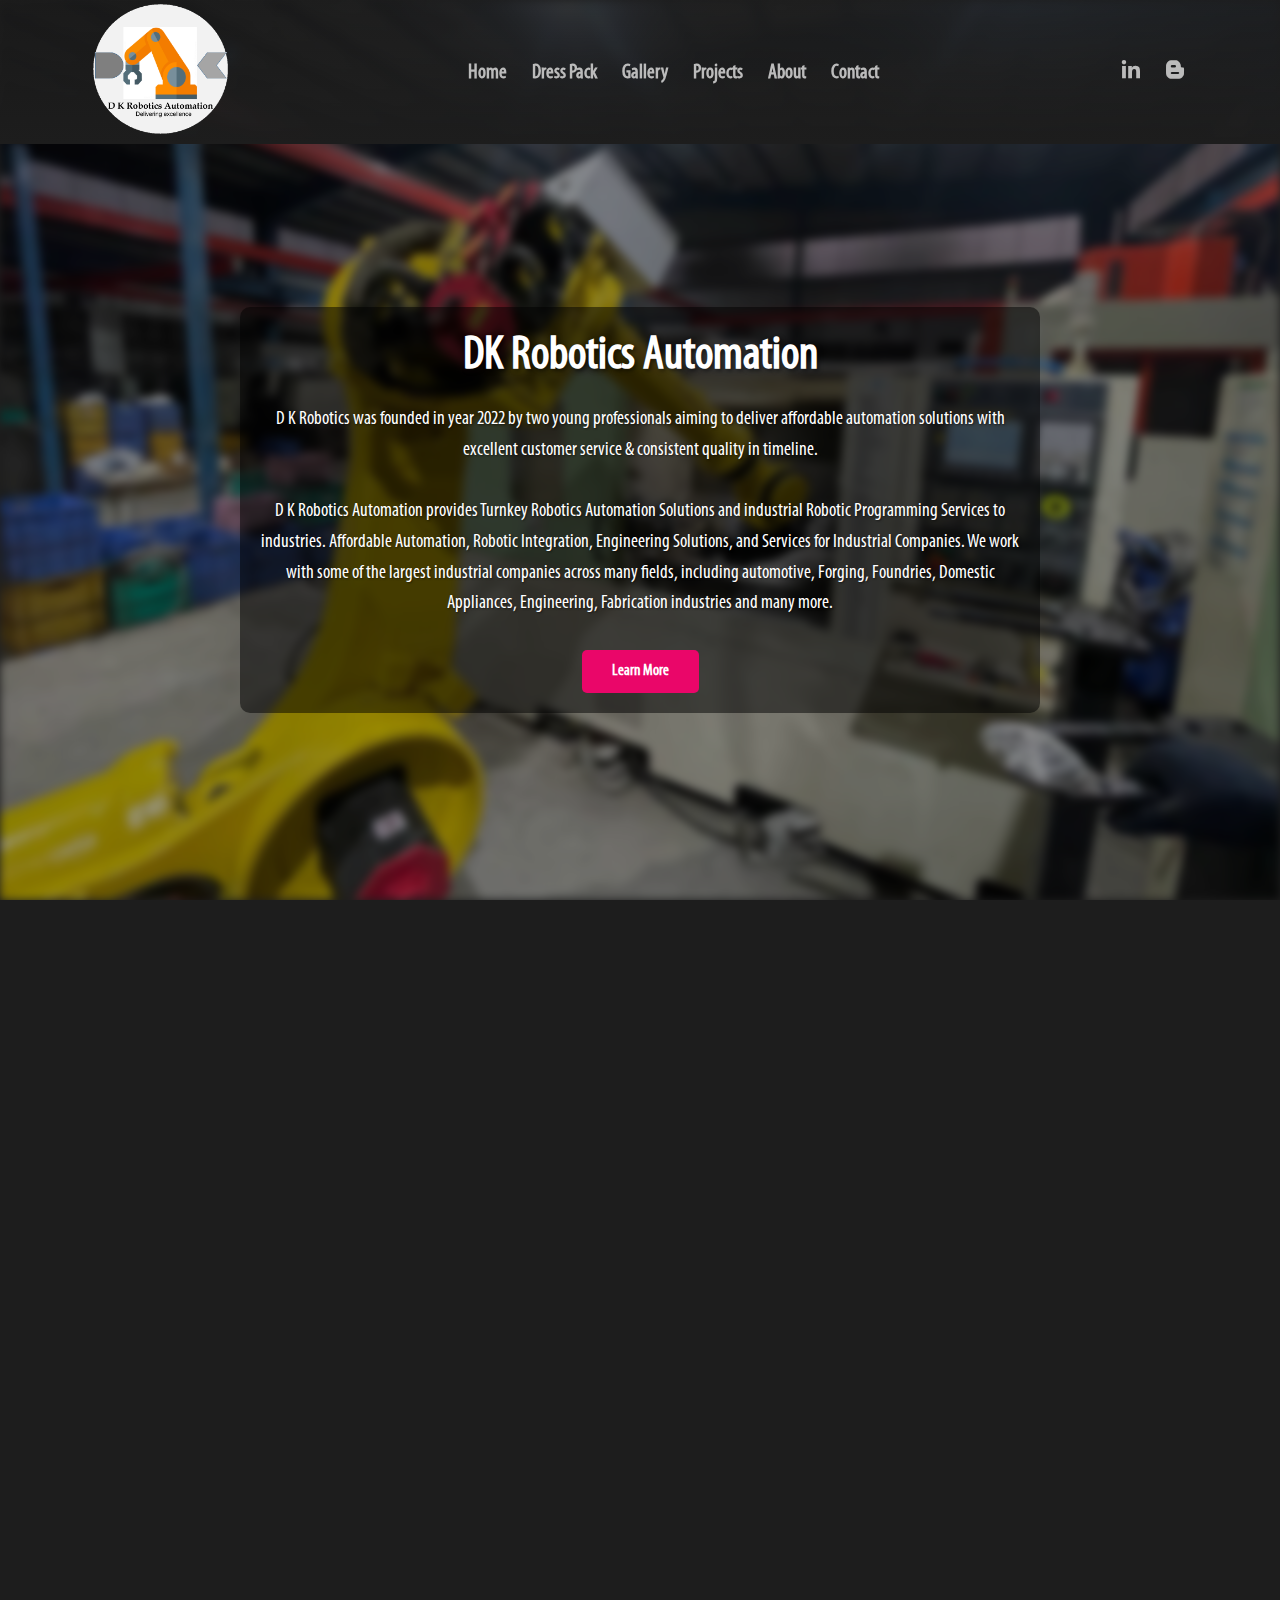
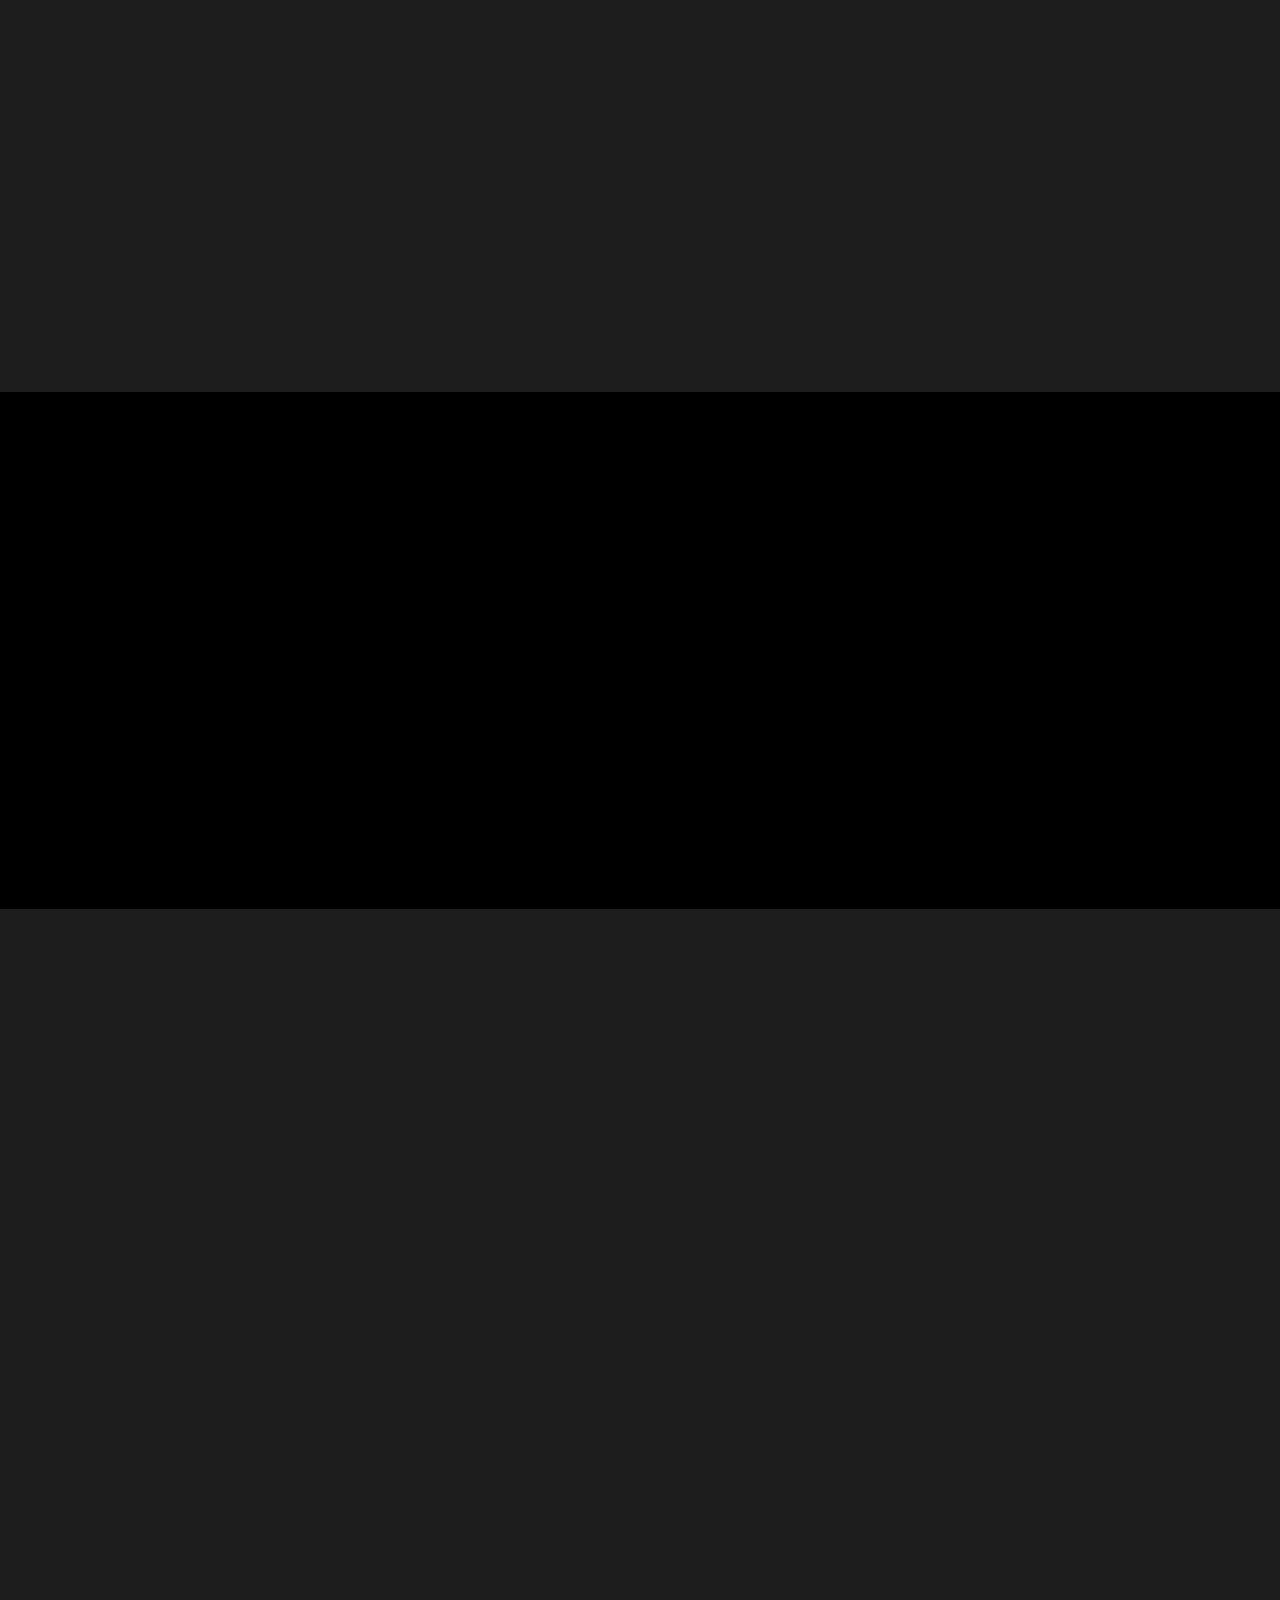
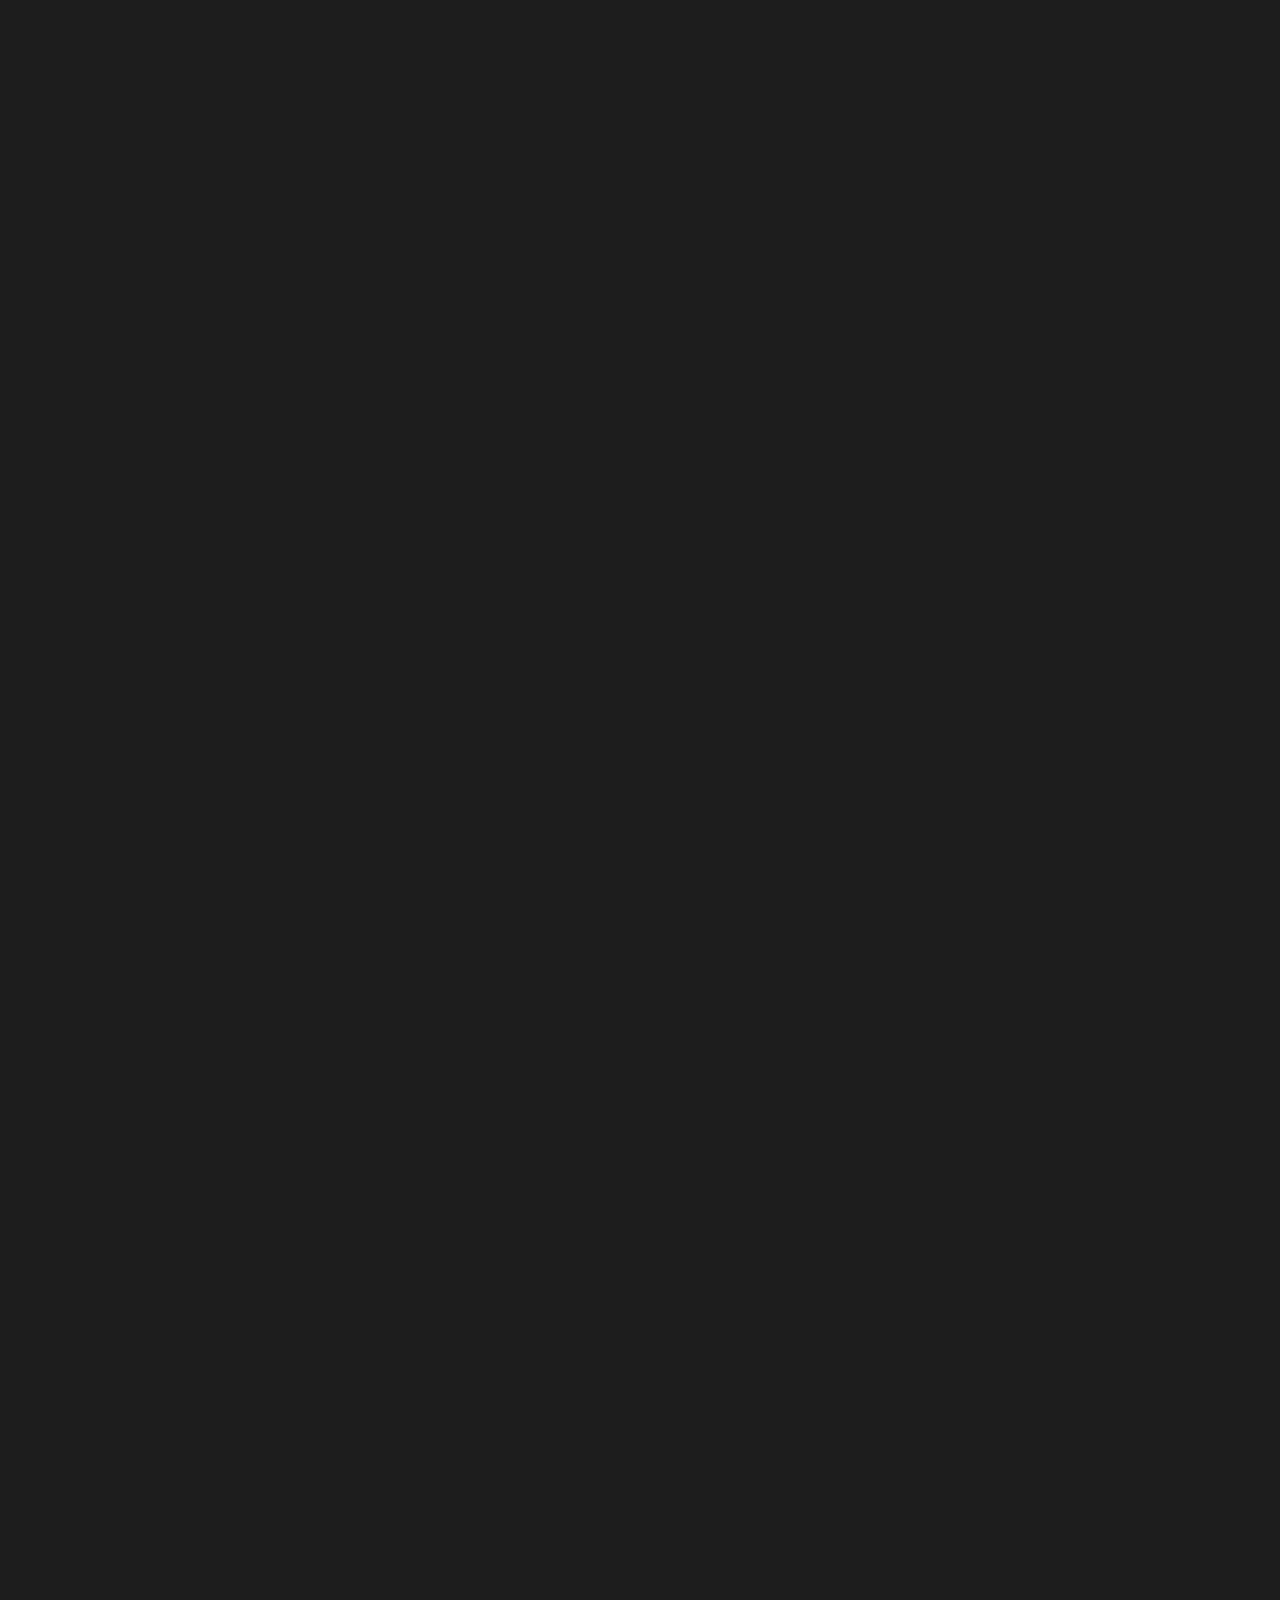
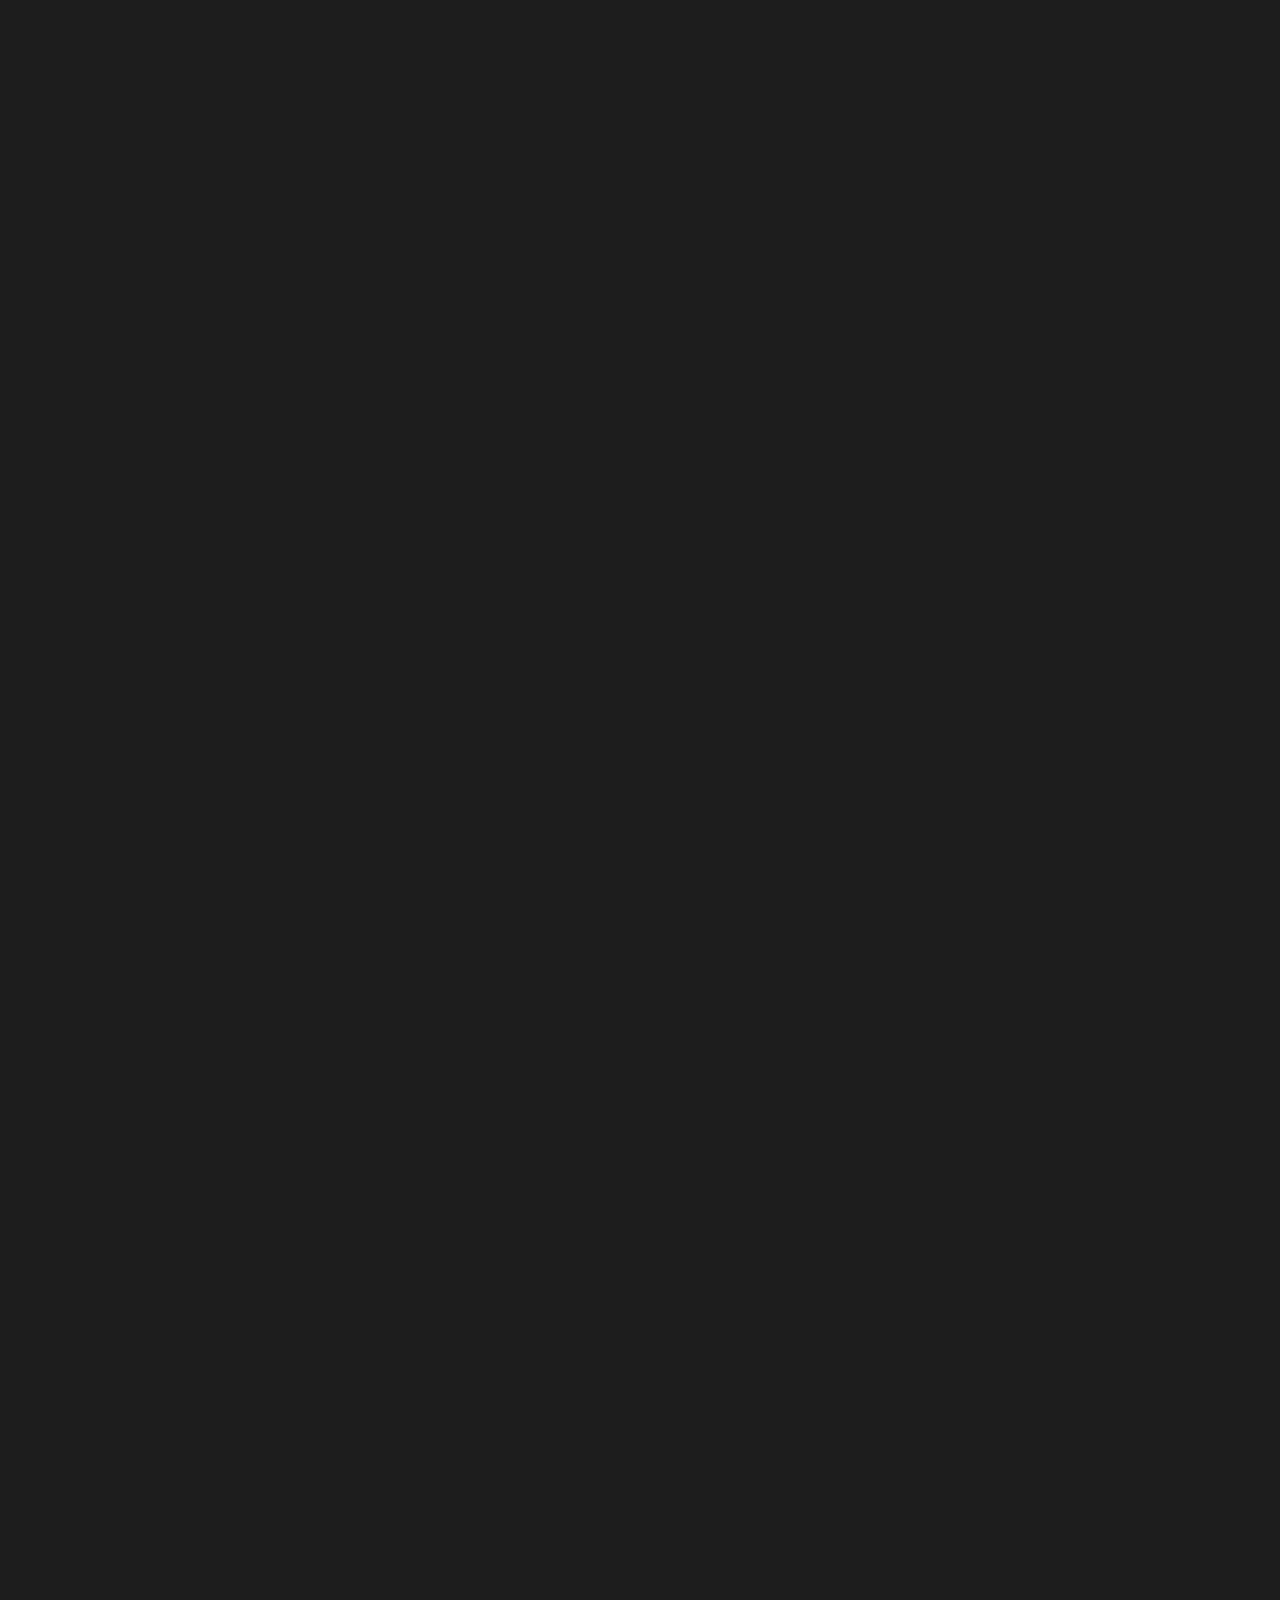
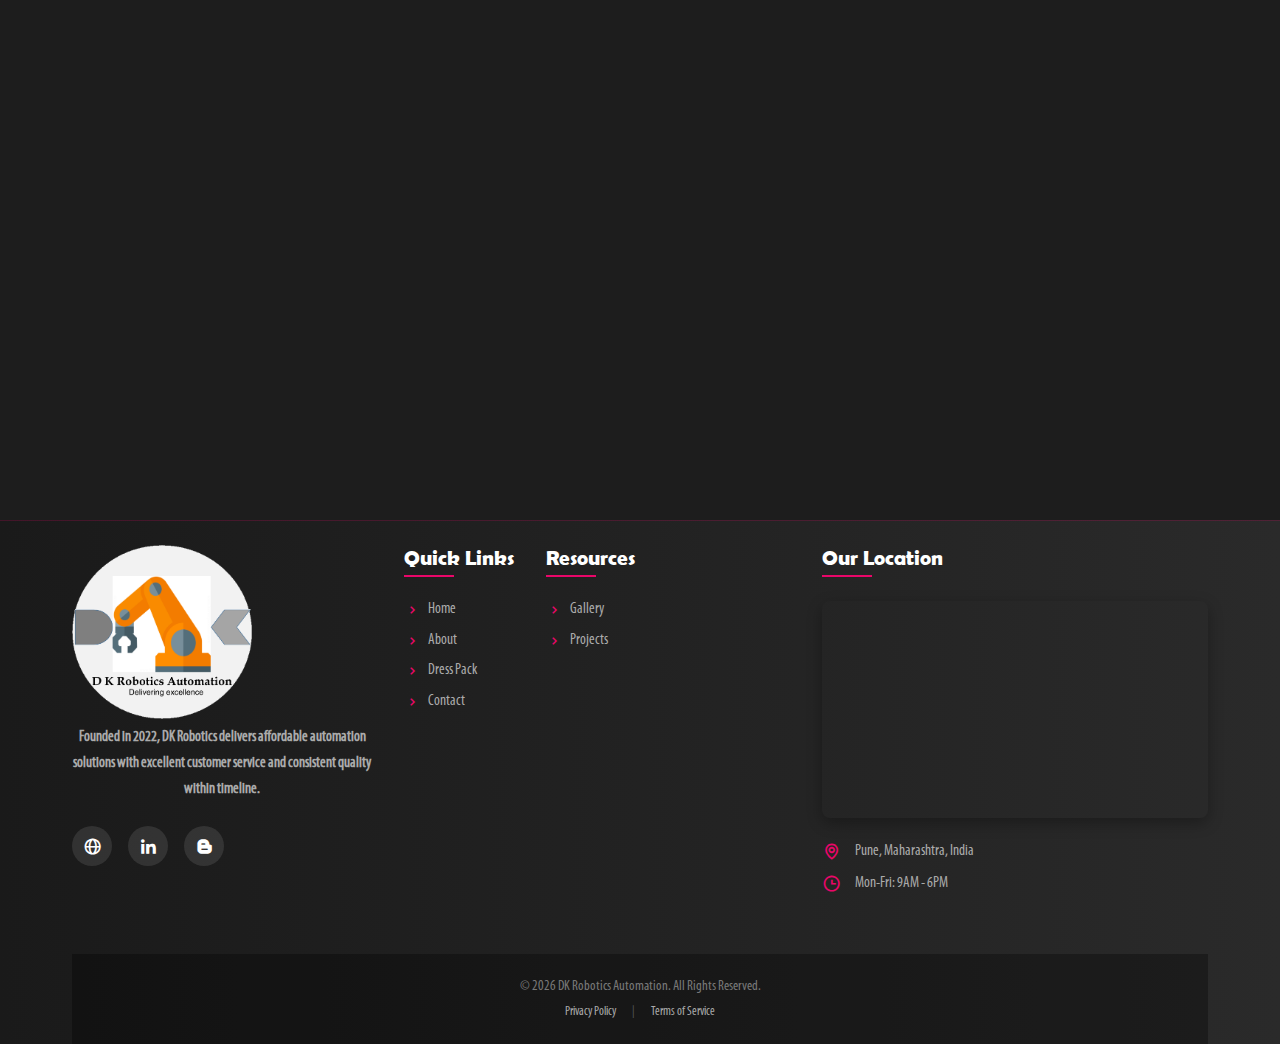
<file: index.html>
<!DOCTYPE html>
<html lang="en">

<head>
    <meta charset="UTF-8">
    <meta http-equiv="X-UA-Compatible" content="IE=edge">
    <meta name="viewport" content="width=device-width, initial-scale=1.0">
    <meta name="google-site-verification" content="pWo1qSJhrKGfPVB91Xbksya0fagZAKZd6M5cXgrDm70" />
    <title>DK Robotics</title>
    <link rel="icon" type="pictures/png" href="pictures/favicon.png">

    <link rel="stylesheet" href="./styles/css/dk.min.css">
    <link rel="stylesheet" href="./grid.css">
    <link rel="stylesheet" href="./app.css">
    <link rel="stylesheet" href="https://cdnjs.cloudflare.com/ajax/libs/font-awesome/6.0.0-beta3/css/all.min.css">
    <link href='https://unpkg.com/boxicons@2.1.4/css/boxicons.min.css' rel='stylesheet'>
    <link rel="preconnect" href="https://fonts.googleapis.com">
<link rel="preconnect" href="https://fonts.gstatic.com" crossorigin>
<link href="https://fonts.googleapis.com/css2?family=Exo+2:ital,wght@0,100..900;1,100..900&family=Merriweather:ital,opsz,wght@0,18..144,300..900;1,18..144,300..900&family=Oswald:wght@200..700&family=Roboto+Condensed:ital,wght@0,100..900;1,100..900&display=swap" rel="stylesheet">
    <style>
        /* Hero Section Styles */
        .hero {
            position: relative;
            height: 100vh;
            display: flex;
            align-items: center;
            justify-content: center;
            text-align: center;
            color: white;
            overflow: hidden;
            padding: 0 20px;
        }
        
        .hero::before {
            content: '';
            position: absolute;
            top: 0;
            left: 0;
            width: 100%;
            height: 100%;
            background-image: url('./pictures/machine tending robot.jpeg');
            background-size: cover;
            background-position: center;
            filter: blur(5px) brightness(0.6);
            z-index: -1;
        }
        
        .hero-content {
            font-family: 'MyriadProCondensed', sans-serif;
            margin-top: 120px;
            max-width: 800px;
            padding: 20px;
            background-color: rgba(0, 0, 0, 0.5);
            border-radius: 10px;
        }
        
        .hero-title {
            font-size: 3rem;
            margin-bottom: 20px;
            font-weight: bold;
            text-shadow: 2px 2px 4px rgba(0, 0, 0, 0.5);
        }
        
        .hero-description {
            font-size: 1.2rem;
            line-height: 1.6;
            margin-bottom: 30px;
            text-shadow: 1px 1px 2px rgba(0, 0, 0, 0.5);
        }
        
        .hero-btn {
            display: inline-block;
            padding: 12px 30px;
            background: #ea0669;
            color: white;
            text-decoration: none;
            border-radius: 5px;
            font-weight: bold;
            transition: all 0.3s ease;
        }
        
        .hero-btn:hover {
            background: #c00558;
            transform: translateY(-3px);
            box-shadow: 0 5px 15px rgba(0, 0, 0, 0.3);
        }

        /* Responsive styles */
        @media (max-width: 1200px) {
            .col-4 {
                width: 50%;
            }
            .col-3 {
                width: 50%;
            }
            .col-6 {
                width: 50%;
            }
            .col-7 {
                width: 100%;
            }
            .col-5 {
                width: 100%;
                margin-bottom: 30px;
            }
            .product-card-large {
                max-width: 500px;
                margin: 0 auto;
            }
        }

        @media (max-width: 768px) {
        
            .logos img {
                height: 50px;
                margin-top: 10px;
            }

            .menu-toggle {
                display: block;
                cursor: pointer;
                font-size: 1.2rem; /* Reduced from 1.8rem */
                position: relative; /* Changed from absolute */
                right: auto;
                top: auto;
                margin: 0;
                z-index: 1001;
                color: white;
                padding-bottom: 20px;
                padding: 5px; /* Added for better touch target */
            }

            .main-menu-wrapper {
                position: fixed;
                top: 80px;
                left: -100%;
                width: 100%;
                height: calc(100vh - 80px);
                background: var(--dark-bg);
                padding: 20px;
                flex-direction: column;
                align-items: center;
                transition: var(--transition);
                overflow-y: auto;
                background: #0d0d0d; /* deep dark background */
                color: white;
                box-shadow: 0 4px 10px rgba(0,0,0,0.4);
                order: 4;
                top: 80px;
                z-index: 1000;
            }
             .main-menu-wrapper.active {
                left: 0;
            }

           .user-menu {
                margin-right: 80px;
                margin-left: auto;
                margin-bottom: 20px;
                display: none;
            }
            .main-menu {
                flex-direction: column;
                align-items: center;
                width: 100%;
            }

            .main-menu li {
                margin: 15px 0 !important;
            }

            .main-menu a {
                color: white;
                font-size: 1.2rem;
                padding: 10px 0;
                display: block;
                width: 100%;
                text-align: center;
                text-decoration: none;
                }
                .main-menu a:hover {
                background: #1a1a1a;
                border-radius: 5px;
            }
            
            .col-4, .col-3, .col-6 {
                width: 100%;
            }
            
            .hero-title {
                font-size: 2rem;
            }
            
            .hero-description {
                font-size: 1rem;
            }
            
            .special-img img {
                max-width: 100%;
            }
            
            iframe {
                width: 100%;
                height: 250px;
            }
            
            .footer-menu {
                margin-bottom: 20px;
            }
            .footer-container {
                grid-template-columns: 1fr;
                text-align: center;
            }

            .footer-social {
                justify-content: center;
            }

            .footer-links {
                flex-direction: column;
                align-items: center;
                gap: 25px;
            }
        }
            @media (max-width: 576px) {
            header {
                padding: 0 15px;
            }

            .logos img {
                height: 60px;
                margin-left: 0;
            }

            .contact-info,
            .contact-form {
                padding: 25px 20px;
            }

            .form-group label {
                font-size: 0.95rem;
            }

            .form-control {
                font-size: 0.95rem;
                padding: 10px 12px;
            }

            .submit-btn {
                width: 100%;
            }

            .contact-hero {
                padding: 130px 20px 40px;
            }

            .contact-hero h1 {
                font-size: 1.6rem;
            }

            .contact-hero p {
                font-size: 0.95rem;
            }

            .contact-box {
                flex-direction: column;
                gap: 6px;
            }
            }

        .menu-toggle {
            display: block;
            cursor: pointer;
            font-size: 1.8rem;
            position: absolute;
            right: 20px;
            top: 30px;
            z-index: 1001;
            color: white;
        }

        @media (min-width: 769px) {
        .menu-toggle {
             display: none;
        }

        .main-menu-wrapper {
            position: static;
            height: auto;
            flex-direction: row;
            align-items: center;
            background: transparent;
            padding: 0;
            left: 0 !important;
        }

        .main-menu {
            flex-direction: row;
            gap: 25px;
            width: auto;
        }

        .main-menu li {
            margin: 0 !important;
        }
        }


        @media (max-width: 480px) {
            .hero-title {
                font-size: 1.8rem;
            }
            
            .hero-description {
                font-size: 0.9rem;
            }
            
            .section-title .main-title {
                font-size: 1.8rem;
            }
            
            .section-title .second-title {
                font-size: 1rem;
            }
            
            .product-name, .product-namee {
                font-size: 1rem;
            }
            
        }
        /* General responsive improvements */
        img {
            max-width: 100%;
            height: auto;
        }
    </style>
</head>

<body>

    <!-- header -->
    <header>
        <a href="#" class="logos">
            <img src="pictures/dk.png" alt="DK Robotics Logo">
        </a>
        <div class="menu-toggle">
            <i class="fas fa-bars"></i>
        </div>
        <div class="main-menu-wrapper">
            <ul class="main-menu">
                <li><a href="index.html" class="active">Home</a></li>
                <li><a href="dresspack.html">Dress Pack</a></li>
                <li><a href="gallery.html">Gallery</a></li>
                <li><a href="projects.html">Projects</a></li>
                <li><a href="about us.html">About</a></li>
                <li><a href="contact us.html">Contact</a></li>
            </ul>
        </div>
        <ul class="user-menu">
            <li><a href="https://in.linkedin.com/in/d-k-robotics-automation-0aaa2223a?trk=public_post_follow-view-profile"><i class='bx bxl-linkedin'></i></a></li>
            <li><a href="https://roboprogramming.blogspot.com/"><i class='bx bxl-blogger'></i></a></li>
        </ul>
    </header>

    <!-- end header -->

    <!-- hero section -->
    <div class="hero">
        <div class="hero-content">
            <h1 class="hero-title">DK Robotics Automation</h1>
            <p class="hero-description">
                D K Robotics was founded in year 2022 by two young professionals aiming to deliver affordable automation
                solutions with excellent customer service & consistent quality in timeline.
                <br><br>
                D K Robotics Automation provides Turnkey Robotics Automation Solutions and industrial Robotic
                Programming Services to industries. Affordable Automation, Robotic Integration, Engineering Solutions, and
                Services for Industrial Companies. We work with some of the largest industrial companies across many
                fields, including automotive, Forging, Foundries, Domestic Appliances, Engineering, Fabrication industries
                and many more.
            </p>
            <a href="about us.html" class="hero-btn">Learn More</a>
        </div>
    </div>
    <!-- end hero section -->
<!-- Replace the Robot Category section with this code -->
<div class="section">
    <div class="section-title">
        <h3 class="second-title to-right show-on-scroll">Our Expertise</h3>
        <h3 class="main-title to-left show-on-scroll">DK Robotics Automation</h3>
    </div>
    <div class="section-content">
        <div class="row">
            <div class="col-12">
                <p class="portfolio-description to-top show-on-scroll">
                    D K Robotics Automation is an industrial automation company dealing in robotics & PLC Automation Products
                </p>
            </div>
        </div>
        
        <div class="row expertise-row">
            <!-- Application Expertise -->
            <div class="col-4 to-top show-on-scroll">
                <div class="expertise-card">
                    <div class="expertise-header">
                        <i class='bx bx-cog expertise-icon'></i>
                        <h3 class="expertise-title">Application Expertise</h3>
                    </div>
                    <ul class="expertise-list">
                        <li><i class='bx bx-check'></i> Robotic pick and place</li>
                        <li><i class='bx bx-check'></i> CNC & Press machine tending</li>
                        <li><i class='bx bx-check'></i> TIG / MiG welding</li>
                        <li><i class='bx bx-check'></i> Laser welding</li>
                        <li><i class='bx bx-check'></i> Material handling</li>
                        <li><i class='bx bx-check'></i> Palletizing</li>
                        <li><i class='bx bx-check'></i> Deburring / grinding</li>
                        <li><i class='bx bx-check'></i> Sheet metal bending</li>
                        <li><i class='bx bx-check'></i> Spot welding</li>
                        <li><i class='bx bx-check'></i> Hot metal handling in forging and foundries</li>
                    </ul>
                </div>
            </div>
            
            <!-- Programming -->
            <div class="col-4 to-top show-on-scroll">
                <div class="expertise-card">
                    <div class="expertise-header">
                        <i class='bx bx-code-alt expertise-icon'></i>
                        <h3 class="expertise-title">Programming</h3>
                    </div>
                    <ul class="expertise-list">
                        <li><i class='bx bx-check'></i> Robot programming & path check</li>
                        <li><i class='bx bx-check'></i> System Auto trials and part quality prove out</li>
                        <li><i class='bx bx-check'></i> Cycle Time Optimization</li>
                        <li><i class='bx bx-check'></i> Production Support</li>
                        <li><i class='bx bx-check'></i> Quality prove out support</li>
                        <li><i class='bx bx-check'></i> Robot calibration</li>
                        <li><i class='bx bx-check'></i> OLP applications</li>
                        <li><i class='bx bx-check'></i> Robot to PLC communication</li>
                    </ul>
                </div>
            </div>
            
            <!-- Industries Served -->
            <div class="col-4 to-top show-on-scroll">
                <div class="expertise-card">
                    <div class="expertise-header">
                        <i class="fas fa-industry expertise-icon"></i> <!-- More detailed factory -->
                        <h3 class="expertise-title">Industries Served</h3>
                    </div>
                    <ul class="expertise-list">
                        <li><i class='bx bx-check'></i> Automotive</li>
                        <li><i class='bx bx-check'></i> Forging</li>
                        <li><i class='bx bx-check'></i> Foundry</li>
                        <li><i class='bx bx-check'></i> Engineering</li>
                        <li><i class='bx bx-check'></i> Domestic appliances</li>
                        <li><i class='bx bx-check'></i> Leather</li>
                        <li><i class='bx bx-check'></i> Pharmaceutical</li>
                        <li><i class='bx bx-check'></i> Sheet Metal Industries</li>
                        <li><i class='bx bx-check'></i> Precision Machining</li>
                        <li><i class='bx bx-check'></i> System Integrators</li>
                        <li><i class='bx bx-check'></i> Fabrication</li>
                        <li><i class='bx bx-check'></i> Machine Manufacturers</li>
                    </ul>
                </div>
            </div>
        </div>
        
    </div>
</div>

    <!-- special bike -->
    <div class="section special-section">
        <div class="section-title">
            <h3 class="second-title to-left show-on-scroll">
                DK Robotics
            </h3>
            <h3 class="main-title to-right show-on-scroll">Best Seller FUNAC</h3>
            
        </div>
        <div class="special-img">
            <img src="./pictures/BS.jpg" alt="Best Seller FUNAC" class="to-left show-on-scroll">
        </div>
    </div>
    <!-- end special bike -->

   <!-- Replace the "Services We Provide" section with this code -->
<div class="section">
    <div class="section-title">
        <h3 class="second-title to-right show-on-scroll">Business Portfolio</h3>
        <h3 class="main-title to-left show-on-scroll">Our Services</h3>
    </div>
    <div class="section-content">
        <div class="row">
            <div class="col-12">
                <p class="portfolio-description to-top show-on-scroll">
                    D K Automation has rich experience in robot programming, Robot maintenance, Spares Management and Installation and Commissioning Services.
                </p>
            </div>
        </div>
        
        <div class="row services-row">
            <!-- Installation Services -->
            <div class="col-6 to-top show-on-scroll">
                <div class="service-card">
                    <div class="service-header">
                        <i class='bx bx-wrench service-icon'></i>
                        <h3 class="service-title">Installation</h3>
                    </div>
                    <ul class="service-list">
                        <li><i class='bx bx-check'></i> Layout marking and cell installation support</li>
                        <li><i class='bx bx-check'></i> Robot initial set up, power up and configuration</li>
                        <li><i class='bx bx-check'></i> Robot Tool/EOAT setup</li>
                        <li><i class='bx bx-check'></i> IO communication setup with PLC and Peripherals</li>
                        <li><i class='bx bx-check'></i> Pneumatics arrangement</li>
                        <li><i class='bx bx-check'></i> Dress pack Management</li>
                        <li><i class='bx bx-check'></i> Safety Fence</li>
                    </ul>
                </div>
            </div>
            
            <!-- Maintenance Services -->
            <div class="col-6 to-top show-on-scroll">
                <div class="service-card">
                    <div class="service-header">
                        <i class='bx bx-cog service-icon'></i>
                        <h3 class="service-title">Maintenance</h3>
                    </div>
                    <ul class="service-list">
                        <li><i class='bx bx-check'></i> Preventive Maintenance</li>
                        <li><i class='bx bx-check'></i> Breakdown Maintenance</li>
                        <li><i class='bx bx-check'></i> Annual Maintenance Contract</li>
                        <li><i class='bx bx-check'></i> Battery Replacement</li>
                        <li><i class='bx bx-check'></i> Lubrication</li>
                        <li><i class='bx bx-check'></i> Refurbishment</li>
                        <li><i class='bx bx-check'></i> Spares availability</li>
                        <li><i class='bx bx-check'></i> Verification of running noise, adjustment and check</li>
                    </ul>
                </div>
            </div>
        </div>
        
    </div>
</div>

<!-- Add this after the Business Portfolio section -->
<div class="section">
    <div class="section-title">
        <h3 class="second-title to-right show-on-scroll">Extended Capabilities</h3>
        <h3 class="main-title to-left show-on-scroll">Other Activities</h3>
    </div>
    <div class="section-content">
        <div class="row professional-activities">
    <div class="col-12">
        <div class="activities-container to-top show-on-scroll">
            <ul class="enhanced-activities-list">
                <li class="activity-item">
                    <div class="activity-content">
                        <div class="activity-icon">
                            <i class='bx bx-code-alt'></i>
                        </div>
                        <div class="activity-text">
                            <h4 class="activity-title">PLC/HMI/VFD Programming</h4>
                            <p class="activity-description">Comprehensive programming support for Mitsubishi, Siemens, Delta, and Allen Bradley systems</p>
                        </div>
                    </div>
                </li>
                
                <li class="activity-item">
                    <div class="activity-content">
                        <div class="activity-icon">
                            <i class='bx bx-cog'></i>
                        </div>
                        <div class="activity-text">
                            <h4 class="activity-title">Control Panel Manufacturing</h4>
                            <p class="activity-description">Custom control panels designed and built for various PLC applications</p>
                        </div>
                    </div>
                </li>
                
                <li class="activity-item">
                    <div class="activity-content">
                        <div class="activity-icon">
                            <i class='bx bx-chip'></i>
                        </div>
                        <div class="activity-text">
                            <h4 class="activity-title">MCC Panel Solutions</h4>
                            <p class="activity-description">Professional manufacturing and installation of Motor Control Center panels</p>
                        </div>
                    </div>
                </li>
                
                <li class="activity-item">
                    <div class="activity-content">
                        <div class="activity-icon">
                            <i class='bx bx-trending-up'></i>
                        </div>
                        <div class="activity-text">
                            <h4 class="activity-title">System Upgrades</h4>
                            <p class="activity-description">Robot and PLC system modernization with minimal downtime</p>
                        </div>
                    </div>
                </li>
                
                <li class="activity-item">
                    <div class="activity-content">
                        <div class="activity-icon">
                            <i class='bx bx-clipboard'></i>
                        </div>
                        <div class="activity-text">
                            <h4 class="activity-title">Project Management</h4>
                            <p class="activity-description">Expert consultancy to ensure projects stay on schedule and budget</p>
                        </div>
                    </div>
                </li>
                
                <li class="activity-item">
                    <div class="activity-content">
                        <div class="activity-icon">
                            <i class='bx bx-file'></i>
                        </div>
                        <div class="activity-text">
                            <h4 class="activity-title">Technical Documentation</h4>
                            <p class="activity-description">Comprehensive documentation for maintenance and compliance</p>
                        </div>
                    </div>
                </li>
            </ul>
        </div>
    </div>
</div>
        
        <!-- Brand Images Row -->
        <div class="row brands-row to-top show-on-scroll">
            <div class="col-12">
                <h4 class="brands-title">Supported Brands</h4>
                <div class="brands-container">
                    <div class="brand-item">
                        <img src="./pictures/PR3.jpg" alt="FANUC" class="brand-logo">
                    </div>
                    <div class="brand-item">
                        <img src="./pictures/P2.jpg" alt="Kawasaki" class="brand-logo">
                    </div>
                    <div class="brand-item">
                        <img src="./pictures/P6.jpg" alt="ABB" class="brand-logo">
                    </div>
                    <div class="brand-item">
                        <img src="./pictures/P7.jpg" alt="YASKAWA" class="brand-logo">
                    </div>
                    <div class="brand-item">
                        <img src="./pictures/P8.jpg" alt="KUKA" class="brand-logo">
                    </div>
                </div>
            </div>
        </div>
        
    </div>
</div>

<!-- Add this after the Other Activities section -->
<div class="section">
    <div class="section-title">
        <h3 class="second-title to-right show-on-scroll">Product Portfolio</h3>
        <h3 class="main-title to-left show-on-scroll">Automation Products</h3>
    </div>
    <div class="section-content">
        <div class="row">
            <div class="col-12">
                <p class="products-intro to-top show-on-scroll">
                    D K Robotics also deals in automation products of various brands as per customer requirement.
                </p>
            </div>
        </div>
        
        <div class="row products-row">
            <!-- Column 1 -->
            <div class="col-3 to-top show-on-scroll">
                <div class="product-category-card">
                    <div class="category-header">
                        <i class='bx bx-chip product-icon'></i>
                        <h4 class="category-title">PROGRAMMABLE LOGIC CONTROLLER</h4>
                    </div>
                    <ul class="product-list">
                        <li><i class='bx bx-check'></i> PLC CPU</li>
                        <li><i class='bx bx-check'></i> Input Cards</li>
                        <li><i class='bx bx-check'></i> Output Cards</li>
                        <li><i class='bx bx-check'></i> Communication Cards</li>
                        <li><i class='bx bx-check'></i> Remote IO modules</li>
                        <li><i class='bx bx-check'></i> Power supply</li>
                        <li><i class='bx bx-check'></i> Programming Cables</li>
                        <li><i class='bx bx-check'></i> Safety Modules</li>
                    </ul>
                </div>
            </div>
            
            <!-- Column 2 -->
            <div class="col-3 to-top show-on-scroll">
                <div class="product-category-card">
                    <div class="category-header">
                        <i class='bx bx-radar product-icon'></i>
                        <h4 class="category-title">SENSORS</h4>
                    </div>
                    <ul class="product-list">
                        <li><i class='bx bx-check'></i> Inductive Proximity</li>
                        <li><i class='bx bx-check'></i> Photoelectric sensors</li>
                        <li><i class='bx bx-check'></i> Retroreflective</li>
                        <li><i class='bx bx-check'></i> Diffuse sensors</li>
                        <li><i class='bx bx-check'></i> Laser distance sensor</li>
                        <li><i class='bx bx-check'></i> Ultrasonic sensors</li>
                        <li><i class='bx bx-check'></i> Fiber optic sensor</li>
                        <li><i class='bx bx-check'></i> Limit switches</li>
                        <li><i class='bx bx-check'></i> Safety Switches</li>
                    </ul>
                </div>
            </div>
            
            <!-- Column 3 -->
            <div class="col-3 to-top show-on-scroll">
                <div class="product-category-card">
                    <div class="category-header">
                        <i class='bx bx-cog product-icon'></i>
                        <h4 class="category-title">ROBOT SPARES</h4>
                    </div>
                    <ul class="product-list">
                        <li><i class='bx bx-check'></i> Encoder cable</li>
                        <li><i class='bx bx-check'></i> Teach Pendant cable</li>
                        <li><i class='bx bx-check'></i> Robot Power supply</li>
                        <li><i class='bx bx-check'></i> Robot battery</li>
                        <li><i class='bx bx-check'></i> Encoders</li>
                    </ul>
                </div>
            </div>
            
            <!-- Column 4 -->
            <div class="col-3 to-top show-on-scroll">
                <div class="product-category-card">
                    <div class="category-header">
                        <i class='bx bx-slider-alt product-icon'></i>
                        <h4 class="category-title">OTHER PRODUCTS</h4>
                    </div>
                    <ul class="product-list">
                        <li><i class='bx bx-check'></i> HMI</li>
                        <li><i class='bx bx-check'></i> VFD</li>
                        <li><i class='bx bx-check'></i> Safety Modules</li>
                    </ul>
                </div>
            </div>
        </div>
        
    </div>
</div>

<!-- Trusted Partners Section -->
<div class="section">
    <div class="section-title">
        <h3 class="second-title to-right show-on-scroll">Industry Leaders</h3>
        <h3 class="main-title to-left show-on-scroll">Trusted Partners</h3>
    </div>
    
    <div class="section-content">
        <div class="row">
            <div class="col-12">
                <p class="partners-intro to-top show-on-scroll">
                    D K Robotics partners with industry leaders to provide top-notch automation solutions.
                </p>
            </div>
        </div>
        
        <div class="row">
            <!-- Company 1 -->
            <div class="col-4">
                <div class="partner-card to-top show-on-scroll">
                    <div class="partner-logo-container">
                        <div class="partner-logo" style="background-image: url('./pictures/C1T.jpg');"></div>
                        <div class="partner-overlay">
                            <a href="https://in.linkedin.com/company/kalyani-technoforge-limited" class="btn btn-outline">View Profile</a>
                        </div>
                    </div>
                    <div class="partner-info">
                        <h3 class="partner-name">Kalyani Technoforge</h3>
                        <p class="partner-description">
                            Emerging as the fastest growing leader in world-class forgings and machined components, 
                            sub-assemblies and assemblies. A manufacturing partner for renowned brands in the auto 
                            and non-auto sectors since 1979.
                        </p>
                        <div class="partner-tags">
                            <span class="industry-tag">Automotive</span>
                            <span class="industry-tag">Forgings</span>
                        </div>
                    </div>
                </div>
            </div>
            
            <!-- Company 2 -->
            <div class="col-4">
                <div class="partner-card to-top show-on-scroll">
                    <div class="partner-logo-container">
                        <div class="partner-logo" style="background-image: url('./pictures/C1.jpg');"></div>
                        <div class="partner-overlay">
                            <a href="https://wheelsindia.com/" class="btn btn-outline">View Profile</a>
                        </div>
                    </div>
                    <div class="partner-info">
                        <h3 class="partner-name">Wheels India Limited</h3>
                        <p class="partner-description">
                            Among the world's largest manufacturers of steel and aluminum wheels since 1960. 
                            Expanded portfolio to include bus and truck chassis through strategic diversification 
                            and continuous engineering enhancement.
                        </p>
                        <div class="partner-tags">
                            <span class="industry-tag">Wheel Manufacturing</span>
                            <span class="industry-tag">Transportation</span>
                        </div>
                    </div>
                </div>
            </div>
            
            <!-- Company 3 -->
            <div class="col-4">
                <div class="partner-card to-top show-on-scroll">
                    <div class="partner-logo-container">
                        <div class="partner-logo" style="background-image: url('./pictures/C2.jpg');"></div>
                        <div class="partner-overlay">
                            <a href="https://www.tatametaliks.com/" class="btn btn-outline">View Profile</a>
                        </div>
                    </div>
                    <div class="partner-info">
                        <h3 class="partner-name">Tata Metaliks</h3>
                        <p class="partner-description">
                            Subsidiary of Tata Steel with state-of-the-art manufacturing in West Bengal. 
                            Produces 6 lakh tonnes annually of pig iron and ductile iron pipes, serving 
                            infrastructure and industrial sectors.
                        </p>
                        <div class="partner-tags">
                            <span class="industry-tag">Metal Production</span>
                            <span class="industry-tag">Infrastructure</span>
                        </div>
                    </div>
                </div>
            </div>
        </div>
    </div>
</div>

    <!-- end news section -->
<!-- Enhanced Footer with Location on Right -->
<footer class="site-footer">
    <div class="footer-container">
        <div class="footer-main-content">
            <!-- Left Side - Brand Info -->
            <div class="footer-brand">
                <a class="footer-logo">
                    <img src="./pictures/dk.png" alt="DK Robotics Logo" width="180">
                </a>
                <p class="company-description">
                    Founded in 2022, DK Robotics delivers affordable automation solutions with excellent 
                    customer service and consistent quality within timeline.
                </p>
                <div class="social-links">
                    <a href="https://dkrobotics.in/" class="social-icon" target="_blank" rel="noopener" aria-label="Website">
                        <i class='bx bx-globe'></i>
                    </a>
                    <a href="https://linkedin.com/company/dk-robotics" class="social-icon" target="_blank" rel="noopener" aria-label="LinkedIn">
                        <i class='bx bxl-linkedin'></i>
                    </a>
                    <a href="https://roboprogramming.blogspot.com/" class="social-icon" target="_blank" rel="noopener" aria-label="Blog">
                        <i class='bx bxl-blogger'></i>
                    </a>
                </div>
            </div>

            <!-- Middle - Links -->
            <div class="footer-links-container">
                <div class="footer-links">
                    <h3 class="footer-heading">Quick Links</h3>
                    <ul class="footer-nav">
                        <li><a href="index.html"><i class='bx bx-chevron-right'></i> Home</a></li>
                        <li><a href="about us.html"><i class='bx bx-chevron-right'></i> About</a></li>
                        <li><a href="dresspack.html"><i class='bx bx-chevron-right'></i> Dress Pack</a></li>
                        <li><a href="contact us.html"><i class='bx bx-chevron-right'></i> Contact</a></li>
                    </ul>
                </div>
                
                <div class="footer-links">
                    <h3 class="footer-heading">Resources</h3>
                    <ul class="footer-nav">
                        <li><a href="gallery.html"><i class='bx bx-chevron-right'></i> Gallery</a></li>
                        <li><a href="projects.html"><i class='bx bx-chevron-right'></i> Projects</a></li>
                    </ul>
                </div>
            </div>

            <!-- Right Side - Location -->
            <div class="footer-location">
                <h3 class="footer-heading">Our Location</h3>
                <div class="map-container">
                    <iframe 
                        src="https://maps.google.com/maps?q=DK%20ROBOTICS%20AUTOMATION&output=embed"
                        loading="lazy"
                        referrerpolicy="no-referrer-when-downgrade"
                        aria-label="DK Robotics Location Map"
                        class="responsive-map">
                    </iframe>
                </div>
                <div class="contact-info">
                    <p><i class='bx bx-map'></i> Pune, Maharashtra, India</p>
                    <p><i class='bx bx-time'></i> Mon-Fri: 9AM - 6PM</p>
                </div>
            </div>
        </div>

        <div class="footer-bottom">
            <div class="copyright">
                &copy; <span id="current-year">2025</span> DK Robotics Automation. All Rights Reserved.
            </div>
            <div class="legal-links">
                <a href="privacypolicy.html">Privacy Policy</a>
                <span class="divider">|</span>
                <a href="terms.html">Terms of Service</a>
                
            </div>
        </div>
    </div>
</footer>


    <script src="./app.js"></script>
    <script>
        // Mobile menu toggle
        document.querySelector('.menu-toggle').addEventListener('click', function() {
        this.querySelector('i').classList.toggle('fa-bars');
        this.querySelector('i').classList.toggle('fa-times');
        document.querySelector('.main-menu-wrapper').classList.toggle('active');
        document.body.classList.toggle('no-scroll');
        });

        // Close when clicking outside
        document.addEventListener('click', function(event) {
        const header = document.querySelector('header');
        if (!header.contains(event.target) && 
            document.querySelector('.main-menu-wrapper').classList.contains('active')) {
            document.querySelector('.main-menu-wrapper').classList.remove('active');
            document.querySelector('.menu-toggle i').classList.remove('fa-times');
            document.querySelector('.menu-toggle i').classList.add('fa-bars');
            document.body.classList.remove('no-scroll');
        }
        });
        document.getElementById('current-year').textContent = new Date().getFullYear();
        // Responsive adjustments
        function adjustLayout() {
            // You can add any dynamic layout adjustments here if needed
        }

        // Run on load and resize
        window.addEventListener('load', adjustLayout);
        window.addEventListener('resize', adjustLayout);

        // Show elements on scroll
        function showOnScroll() {
            const elements = document.querySelectorAll('.show-on-scroll');
            
            elements.forEach(element => {
                const elementPosition = element.getBoundingClientRect().top;
                const screenPosition = window.innerHeight / 1.3;
                
                if(elementPosition < screenPosition) {
                    element.classList.add('show');
                }
            });
        }

        window.addEventListener('scroll', showOnScroll);
        window.addEventListener('load', showOnScroll);
    </script>
</body>
</html>
</file>
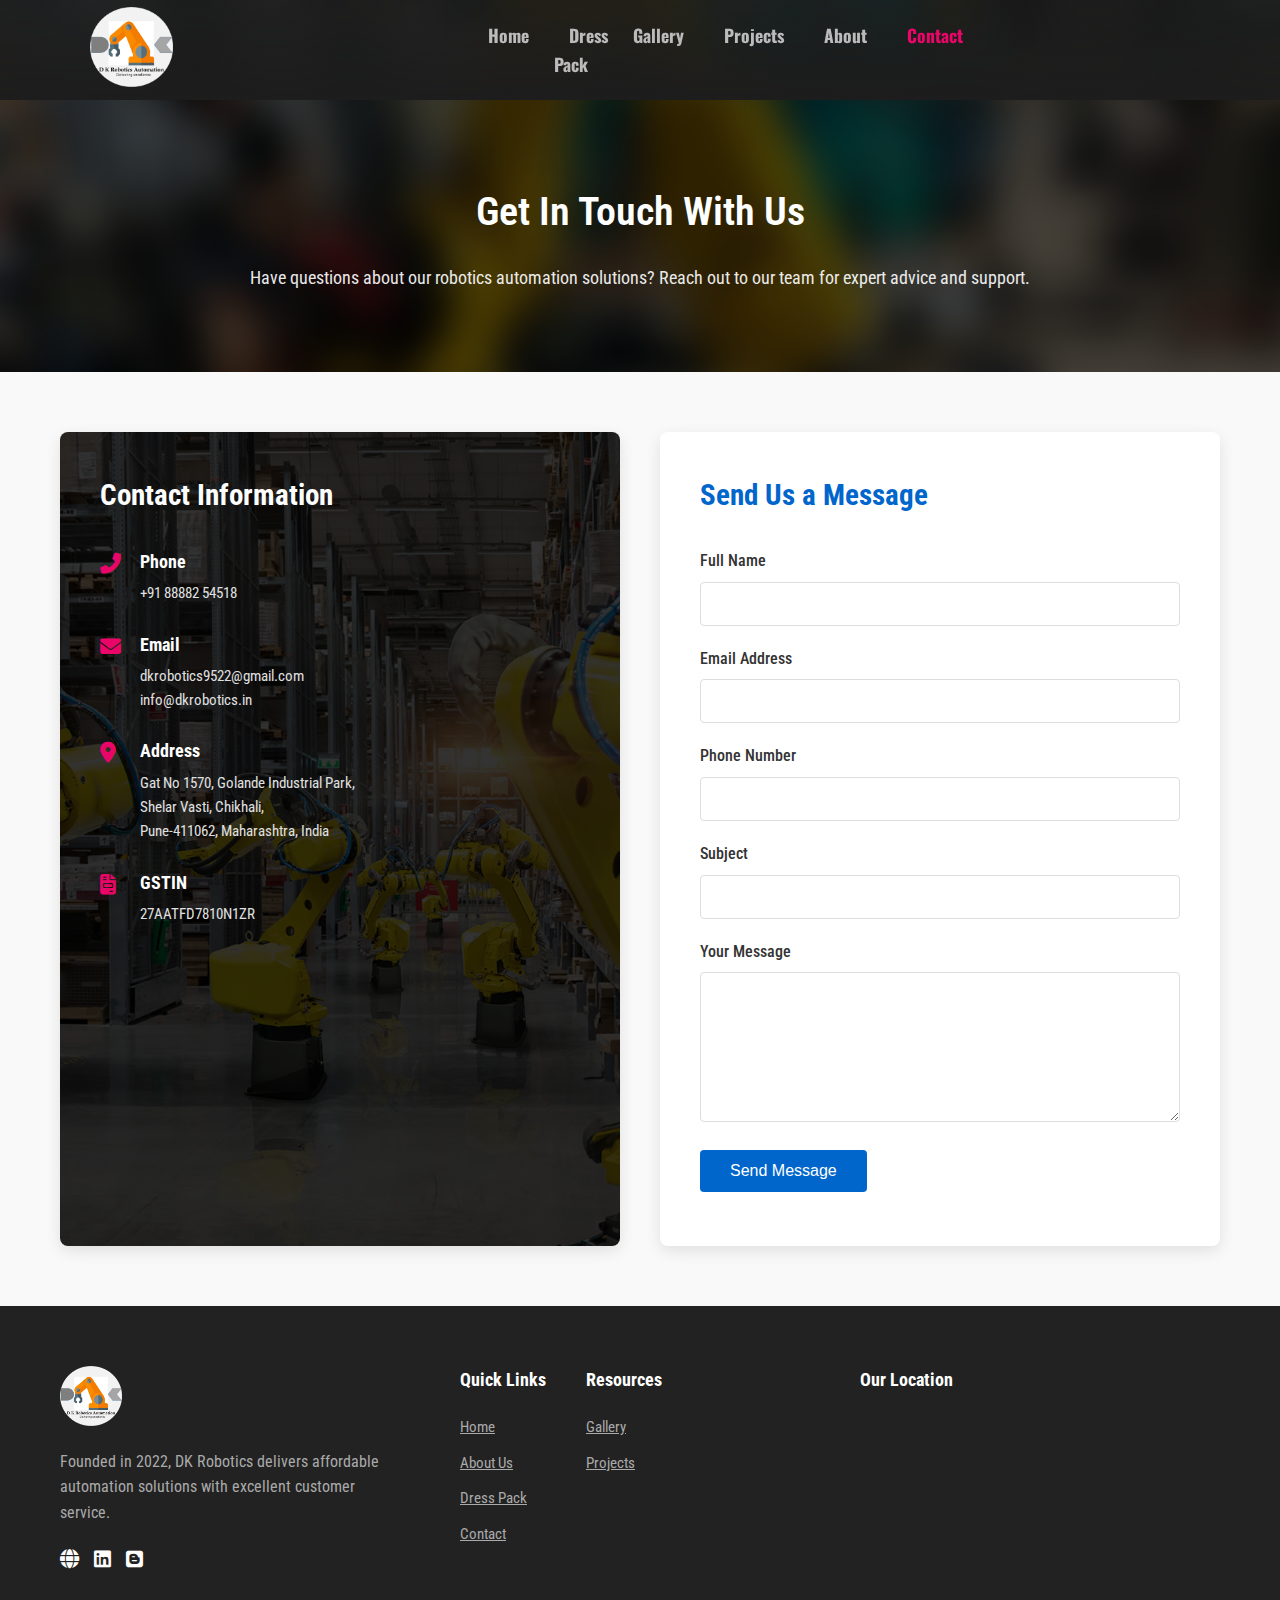
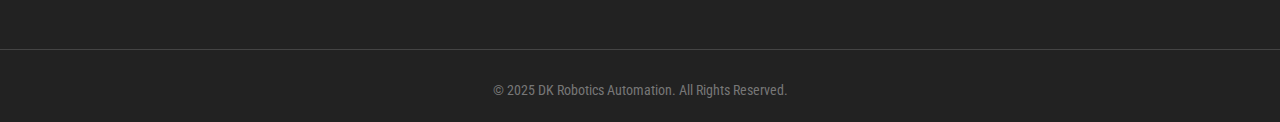
<file: contact us.html>
<!DOCTYPE html>
<html lang="en">

<head>
  <meta charset="UTF-8">
  <meta http-equiv="X-UA-Compatible" content="IE=edge">
  <meta name="viewport" content="width=device-width, initial-scale=1.0">
  <title>Contact Us - DK Robotics Automation</title>
  <link rel="icon" type="pictures/png" href="pictures/favicon.png">
  <!-- Fonts -->
  <link rel="preconnect" href="https://fonts.googleapis.com">
  <link rel="preconnect" href="https://fonts.gstatic.com" crossorigin>
  <link href="https://fonts.googleapis.com/css2?family=Poppins:wght@300;400;500;600;700&display=swap" rel="stylesheet">
  <!-- Icons -->
  <link rel="stylesheet" href="https://cdnjs.cloudflare.com/ajax/libs/font-awesome/6.4.0/css/all.min.css">
  <link href='https://unpkg.com/boxicons@2.1.4/css/boxicons.min.css' rel='stylesheet'>
  <link rel="preconnect" href="https://fonts.googleapis.com">
<link rel="preconnect" href="https://fonts.gstatic.com" crossorigin>
<link href="https://fonts.googleapis.com/css2?family=Merriweather:ital,opsz,wght@0,18..144,300..900;1,18..144,300..900&family=Oswald:wght@200..700&family=Roboto+Condensed:ital,wght@0,100..900;1,100..900&display=swap" rel="stylesheet">
  <style>
    :root {
      --primary-color: #0066cc;
      --accent-color: #ea0669;
      --dark-bg: #141a19;
      --light-text: #ffffff;
      --dark-text: #333333;
      --gray-text: #666666;
      --border-radius: 8px;
      --box-shadow: 0 5px 15px rgba(0, 0, 0, 0.1);
      --transition: all 0.3s ease;
    }

    * {
      margin: 0;
      padding: 0;
      box-sizing: border-box;
    }

    body {
      font-family: 'Roboto Condensed', sans-serif;
      color: var(--dark-text);
      line-height: 1.6;
      background-color: #f9f9f9;
    }

    /* Header Styles - Fixed */
    header {
      height: 100px;
      position: fixed;
      left: 0;
      top: 0;
      width: 100%;
      font-family: "Oswald", sans-serif;
      font-optical-sizing: auto;
      font-weight: 400;
      font-style: normal;
      background: linear-gradient(180deg, rgba(29, 29, 29, 0.8) 0%, rgba(29, 29, 29, 1) 100%);
      display: flex;
      align-items: center;
      justify-content: space-between;
      padding: 0 30px;
      z-index: 99;
      color: white;
    }

    .logos img {
      margin-left: 60px;
      height: 80px;
    }

    .menu-toggle {
      display: none;
      font-size: 1.5rem;
      cursor: pointer;
      color: white;
    }

    .main-menu-wrapper {
      display: flex;
      align-items: center;
      flex-grow: 1;
      justify-content: center;
    }

    .main-menu {
      display: flex;
      list-style: none;
      margin: 0;
      padding: 0;
      margin-left: 300px;
    }

    .main-menu > li > a {
      text-transform: capitalize;
      font-size: 1.1rem;
      color: #bbbbbb;
      font-weight: bold;
      padding: 10px 15px;
      text-decoration: none;
      transition: var(--transition);
    }

    .main-menu > li ~ li {
      margin-left: 10px;
    }

    .main-menu > li > a:hover,
    .main-menu > li > a.active {
      color: var(--accent-color);
    }

    .user-menu {
      display: flex;
      align-items: center;
      list-style: none;
      margin-left: 300px;
    }

    .user-menu > li > a {
      font-size: 1.3rem;
      color: white;
      text-decoration: none;
      transition: var(--transition);
    }

    .user-menu > li > a:hover {
      color: var(--accent-color);
    }

    .user-menu > li ~ li {
      margin-left: 20px;
    }

    /* Hero Section */
    .contact-hero {
      background: linear-gradient(rgba(0, 0, 0, 0.7), rgba(0, 0, 0, 0.7)), url('./pictures/bg.png') no-repeat center center;
      background-size: cover;
      color: white;
      text-align: center;
      padding: 180px 20px 80px;
    }

    .contact-hero h1 {
      font-size: 2.5rem;
      margin-bottom: 20px;
      font-weight: 600;
    }

    .contact-hero p {
      font-size: 1.1rem;
      max-width: 800px;
      margin: 0 auto;
      opacity: 0.9;
    }

    /* Contact Container */
    .contact-container {
      max-width: 1200px;
      margin: 60px auto;
      padding: 0 20px;
      display: grid;
      grid-template-columns: 1fr 1fr;
      gap: 40px;
    }

    /* Contact Info */
    .contact-info {
      background: linear-gradient(rgba(0, 0, 0, 0.8), rgba(0, 0, 0, 0.8)), url('./pictures/bg1.jpg') no-repeat center center;
      background-size: cover;
      padding: 40px;
      border-radius: var(--border-radius);
      box-shadow: var(--box-shadow);
      color: white;
    }

    .contact-info h2 {
      font-size: 1.8rem;
      margin-bottom: 30px;
      color: white;
    }

    .contact-box {
      display: flex;
      align-items: flex-start;
      margin-bottom: 25px;
    }

    .contact-icon {
      font-size: 1.3rem;
      color: var(--accent-color);
      margin-right: 15px;
      min-width: 25px;
    }

    .contact-text h3 {
      font-size: 1.1rem;
      margin-bottom: 5px;
      color: white;
    }

    .contact-text p {
      color: #e0e0e0;
      line-height: 1.6;
      font-size: 0.95rem;
    }

    .contact-map {
      height: 250px;
      border-radius: var(--border-radius);
      overflow: hidden;
      margin-top: 30px;
    }

    .contact-map iframe {
      width: 100%;
      height: 100%;
      border: none;
    }

    /* Contact Form */
    .contact-form {
      background: white;
      padding: 40px;
      border-radius: var(--border-radius);
      box-shadow: var(--box-shadow);
    }

    .contact-form h2 {
      font-size: 1.8rem;
      margin-bottom: 30px;
      color: var(--primary-color);
    }

    .form-group {
      margin-bottom: 20px;
    }

    .form-group label {
      display: block;
      margin-bottom: 8px;
      font-weight: 500;
      color: var(--dark-text);
    }

    .form-control {
      width: 100%;
      padding: 12px 15px;
      border: 1px solid #ddd;
      border-radius: 4px;
      font-size: 1rem;
      transition: var(--transition);
    }

    .form-control:focus {
      outline: none;
      border-color: var(--primary-color);
      box-shadow: 0 0 0 3px rgba(0, 102, 204, 0.2);
    }

    textarea.form-control {
      min-height: 150px;
      resize: vertical;
    }

    .submit-btn {
      background: var(--primary-color);
      color: white;
      border: none;
      padding: 12px 30px;
      border-radius: 4px;
      font-size: 1rem;
      font-weight: 500;
      cursor: pointer;
      transition: var(--transition);
    }

    .submit-btn:hover {
      background: #0052a3;
      transform: translateY(-2px);
    }

    /* Footer */
        .about-footer {
            background-color: #222;
            color: #fff;
            padding: 60px 0 20px;
        }
        
        .footer-container {
            max-width: 1200px;
            margin: 0 auto;
            padding: 0 20px;
            display: grid;
            grid-template-columns: repeat(auto-fit, minmax(250px, 1fr));
            gap: 40px;
        }
        
        .footer-brand {
            padding-right: 20px;
        }
        
        .footer-logo img {
            height: 60px;
            margin-bottom: 15px;
        }
        
        .footer-about {
            color: #aaa;
            line-height: 1.6;
            margin-bottom: 20px;
        }
        
        .footer-social {
            display: flex;
            gap: 15px;
        }
        
        .footer-social a {
            color: #fff;
            font-size: 1.2rem;
            transition: color 0.3s;
        }
        
        .footer-social a:hover {
            color: var(--accent-color);
        }
        
        .footer-links {
            display: flex;
            gap: 40px;
        }
        
        .links-column h4 {
            color: #fff;
            margin-bottom: 20px;
            font-size: 1.1rem;
        }

        .links-column ul {
            list-style: none;
            padding: 0;
            margin: 0;
        }

        
        .links-column ul li {
            margin-bottom: 10px;
        }
        
        .links-column a {
            color: #aaa;
            transition: color 0.3s;
            font-size: 0.95rem;
        }
        
        .links-column a:hover {
            color: var(--accent-color);
        }
        
        .footer-map h4 {
            color: #fff;
            margin-bottom: 15px;
            font-size: 1.1rem;
        }
        
        .map-container {
            height: 200px;
            border-radius: 8px;
            overflow: hidden;
        }
        
        .map-container iframe {
            width: 100%;
            height: 100%;
            border: none;
        }
        
        .footer-bottom {
            text-align: center;
            padding-top: 30px;
            margin-top: 40px;
            border-top: 1px solid #444;
            color: #777;
            font-size: 0.85rem;
        }
        

    /* Responsive Styles */
    @media (max-width: 992px) {
      .contact-container {
        grid-template-columns: 1fr;
      }
      
      .footer-links {
        flex-direction: column;
        gap: 30px;
      }
    }

    @media (max-width: 768px) {
    
      .logos img {
        height: 50px;
        margin-left: 0;
      }

      .menu-toggle {
        display: block;
      }
      
      .main-menu-wrapper {
        position: fixed;
        top: 100px;
        left: 0;
        width: 100%;
        height: 0; /* Start with height 0 */
        background: #0d0d0d;
        padding: 0 20px;
        transition: all 0.3s ease;
        flex-direction: column;
        justify-content: flex-start;
        overflow: hidden; /* Hide overflow */
    }
    
    .main-menu-wrapper.active {
        height: calc(100vh - 100px);
        padding: 20px; /* Add padding when active */
    }
      
      .main-menu {
        flex-direction: column;
                align-items: center;
                width: 100%;
                margin-left: 0;
      }
      
      .main-menu li {
        margin: 15px 0 !important;
      }
      
      .user-menu {
        display: none;
      }
      
      .contact-hero {
        padding: 150px 20px 60px;
      }
      
      .contact-hero h1 {
        font-size: 2rem;
      }
      
      .contact-info, .contact-form {
        padding: 30px;
      }
    }

    @media (max-width: 576px) {
      header {
        padding: 0 15px;
      }
      
      .logos img {
        height: 50px;
      }
      
      .contact-hero {
        padding: 130px 20px 50px;
      }
      
      .contact-hero h1 {
        font-size: 1.8rem;
      }
      
      .contact-box {
        flex-direction: column;
      }
      
      .contact-icon {
        margin-bottom: 10px;
      }
    }
  </style>
</head>

<body>
  <!-- Header -->
  <header>
    <a href="index.html" class="logos">
      <img src="./pictures/dk.png" alt="DK Robotics Logo">
    </a>
    <div class="menu-toggle">
      <i class="fas fa-bars"></i>
    </div>
    <div class="main-menu-wrapper">
      <ul class="main-menu">
        <li><a href="index.html">Home</a></li>
        <li><a href="dresspack.html">Dress Pack</a></li>
        <li><a href="gallery.html">Gallery</a></li>
        <li><a href="projects.html">Projects</a></li>
        <li><a href="about us.html">About</a></li>
        <li><a href="contact us.html" class="active">Contact</a></li>
      </ul>
      <ul class="user-menu">
        <li><a href="https://in.linkedin.com/in/d-k-robotics-automation-0aaa2223a?trk=public_post_follow-view-profile"><i class='bx bxl-linkedin'></i></a></li>
        <li><a href="https://roboprogramming.blogspot.com/"><i class='bx bxl-blogger'></i></a></li>
      </ul>
    </div>
  </header>

  <!-- Contact Hero Section -->
  <section class="contact-hero">
    <h1>Get In Touch With Us</h1>
    <p>Have questions about our robotics automation solutions? Reach out to our team for expert advice and support.</p>
  </section>

  <!-- Contact Content -->
  <div class="contact-container">
    <div class="contact-info">
      <h2>Contact Information</h2>
      
      <div class="contact-box">
        <div class="contact-icon">
          <i class="fas fa-phone-alt"></i>
        </div>
        <div class="contact-text">
          <h3>Phone</h3>
          <p>+91 88882 54518</p>
        </div>
      </div>
      
      <div class="contact-box">
        <div class="contact-icon">
          <i class="fas fa-envelope"></i>
        </div>
        <div class="contact-text">
          <h3>Email</h3>
          <p>dkrobotics9522@gmail.com<br>info@dkrobotics.in</p>
        </div>
      </div>
      
      <div class="contact-box">
        <div class="contact-icon">
          <i class="fas fa-map-marker-alt"></i>
        </div>
        <div class="contact-text">
          <h3>Address</h3>
          <p>Gat No 1570, Golande Industrial Park,<br>Shelar Vasti, Chikhali,<br>Pune-411062, Maharashtra, India</p>
        </div>
      </div>
      
      <div class="contact-box">
        <div class="contact-icon">
          <i class="fas fa-file-invoice"></i>
        </div>
        <div class="contact-text">
          <h3>GSTIN</h3>
          <p>27AATFD7810N1ZR</p>
        </div>
      </div>
      
      <div class="contact-map">
        <iframe src="https://www.google.com/maps/embed?pb=!1m18!1m12!1m3!1d2059.4827568666224!2d73.79986759275194!3d18.69048870048342!2m3!1f0!2f0!3f0!3m2!1i1024!2i768!4f13.1!3m3!1m2!1s0x3bc2b71f16ff90b5%3A0x8943c9da51282003!2sDK%20ROBOTICS%20AUTOMATION!5e1!3m2!1sen!2sin!4v1686760650179!5m2!1sen!2sin" 
                allowfullscreen="" loading="lazy" referrerpolicy="no-referrer-when-downgrade"></iframe>
      </div>
    </div>
    
    <div class="contact-form">
      <h2>Send Us a Message</h2>
<form action="https://formsubmit.co/skbonde05@gmail.com" method="POST">
  <input type="hidden" name="_captcha" value="false">
   <input type="hidden" name="_next" value="https://dkrobotics-website.web.app/thankyou.html">
        <div class="form-group">
          <label for="name">Full Name</label>
          <input type="text" id="name" name="name" class="form-control" required>
        </div>
        
        <div class="form-group">
          <label for="email">Email Address</label>
          <input type="email" id="email" name="email" class="form-control" required>
        </div>
        
        <div class="form-group">
          <label for="phone">Phone Number</label>
          <input type="tel" id="phone" name="phone" class="form-control">
        </div>
        
        <div class="form-group">
          <label for="subject">Subject</label>
          <input type="text" id="subject" name="subject" class="form-control">
        </div>
        
        <div class="form-group">
          <label for="message">Your Message</label>
          <textarea id="message" name="message" class="form-control" required></textarea>
        </div>
        
        <button type="submit" class="submit-btn">Send Message</button>
      </form>
    </div>
  </div>

  <!-- Footer -->
    <footer class="about-footer">
        <div class="footer-container">
            <div class="footer-brand">
                <a href="index.html" class="footer-logo">
                    <img src="./pictures/dk.png" alt="DK Robotics Logo">
                </a>
                <p class="footer-about">
                    Founded in 2022, DK Robotics delivers affordable automation solutions with excellent customer service.
                </p>
                <div class="footer-social">
                    <a href="https://dkrobotics.in/" aria-label="Website"><i class="fas fa-globe"></i></a>
                    <a href="https://linkedin.com/company/dk-robotics" aria-label="LinkedIn"><i class="fab fa-linkedin"></i></a>
                    <a href="https://roboprogramming.blogspot.com/" aria-label="Blog"><i class="fab fa-blogger"></i></a>
                </div>
            </div>

            <div class="footer-links">
                <div class="links-column">
                    <h4>Quick Links</h4>
                    <ul>
                        <li><a href="index.html">Home</a></li>
                        <li><a href="about us.html">About Us</a></li>
                        <li><a href="dresspack.html">Dress Pack</a></li>
                        <li><a href="contact us.html">Contact</a></li>
                    </ul>
                </div>
                
                <div class="links-column">
                    <h4>Resources</h4>
                    <ul>
                        <li><a href="gallery.html">Gallery</a></li>
                        <li><a href="projects.html">Projects</a></li>
                    </ul>
                </div>
            </div>

            <div class="footer-map">
                <h4>Our Location</h4>
                <div class="map-container">
                    <iframe 
                            src="https://maps.google.com/maps?q=DK%20ROBOTICS%20AUTOMATION&output=embed"
                            loading="lazy"
                            referrerpolicy="no-referrer-when-downgrade"
                            aria-label="DK Robotics Location Map"
                            class="responsive-map">
                        </iframe>
                </div>
            </div>
        </div>

        <div class="footer-bottom">
            <p>&copy; 2025 DK Robotics Automation. All Rights Reserved.</p>
        </div>
    </footer>

  <script>
    // Mobile menu toggle
    document.querySelector('.menu-toggle').addEventListener('click', function() {
      document.querySelector('.main-menu-wrapper').classList.toggle('active');
    });
    
    // Close mobile menu when clicking on a link
    document.querySelectorAll('.main-menu a').forEach(link => {
      link.addEventListener('click', function() {
        document.querySelector('.main-menu-wrapper').classList.remove('active');
      });
    });
    
    // Sticky header on scroll
    window.addEventListener('scroll', function() {
      const header = document.querySelector('header');
      if (window.scrollY > 50) {
        header.classList.add('shrink');
      } else {
        header.classList.remove('shrink');
      }
    });
  </script>
</body>
</html>
</file>
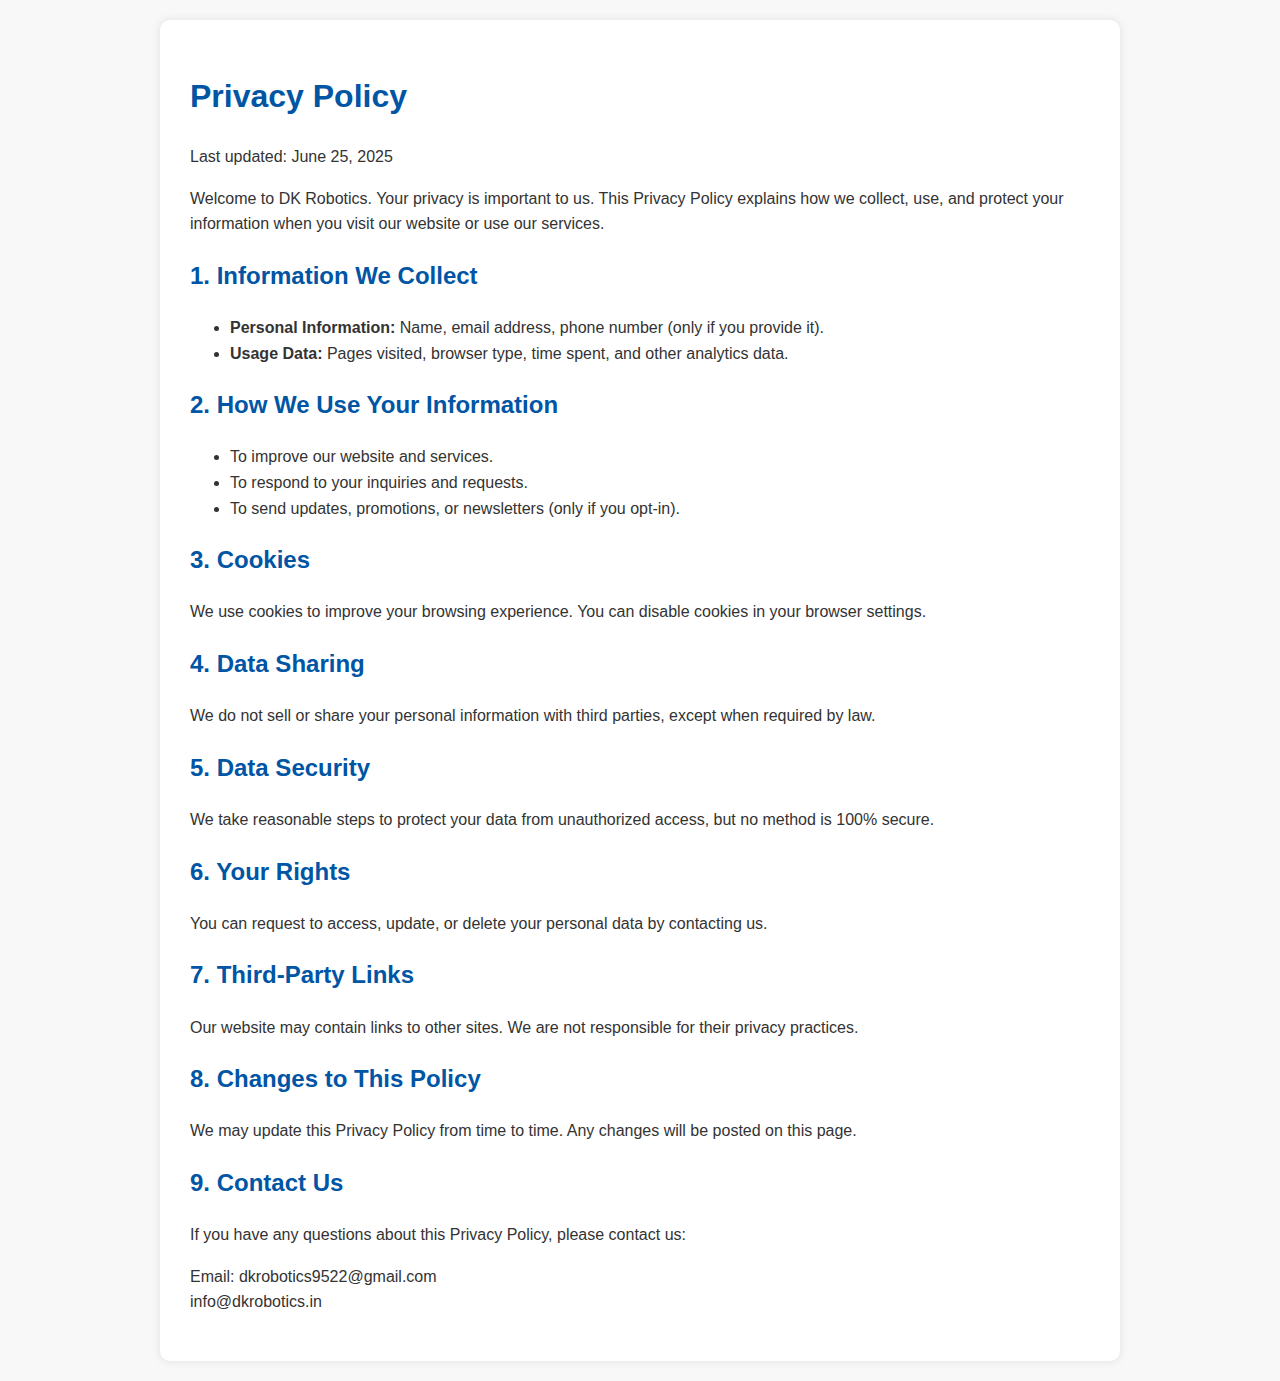
<file: privacypolicy.html>
<!DOCTYPE html>
<html lang="en">
<head>
  <meta charset="UTF-8" />
  <meta name="viewport" content="width=device-width, initial-scale=1.0"/>
  <title>Privacy Policy - DK Robotics</title>
  <link rel="icon" type="pictures/png" href="pictures/favicon.png">
  <style>
    body {
      font-family: Arial, sans-serif;
      line-height: 1.6;
      margin: 20px;
      background-color: #f8f8f8;
      color: #333;
    }
    .container {
      max-width: 900px;
      margin: auto;
      background: white;
      padding: 30px;
      border-radius: 10px;
      box-shadow: 0 0 10px rgba(0,0,0,0.1);
    }
    h1, h2 {
      color: #0055a5;
    }
  </style>
</head>
<body>
  <div class="container">
    <h1>Privacy Policy</h1>
    <p>Last updated: June 25, 2025</p>

    <p>Welcome to DK Robotics. Your privacy is important to us. This Privacy Policy explains how we collect, use, and protect your information when you visit our website or use our services.</p>

    <h2>1. Information We Collect</h2>
    <ul>
      <li><strong>Personal Information:</strong> Name, email address, phone number (only if you provide it).</li>
      <li><strong>Usage Data:</strong> Pages visited, browser type, time spent, and other analytics data.</li>
    </ul>

    <h2>2. How We Use Your Information</h2>
    <ul>
      <li>To improve our website and services.</li>
      <li>To respond to your inquiries and requests.</li>
      <li>To send updates, promotions, or newsletters (only if you opt-in).</li>
    </ul>

    <h2>3. Cookies</h2>
    <p>We use cookies to improve your browsing experience. You can disable cookies in your browser settings.</p>

    <h2>4. Data Sharing</h2>
    <p>We do not sell or share your personal information with third parties, except when required by law.</p>

    <h2>5. Data Security</h2>
    <p>We take reasonable steps to protect your data from unauthorized access, but no method is 100% secure.</p>

    <h2>6. Your Rights</h2>
    <p>You can request to access, update, or delete your personal data by contacting us.</p>

    <h2>7. Third-Party Links</h2>
    <p>Our website may contain links to other sites. We are not responsible for their privacy practices.</p>

    <h2>8. Changes to This Policy</h2>
    <p>We may update this Privacy Policy from time to time. Any changes will be posted on this page.</p>

    <h2>9. Contact Us</h2>
    <p>If you have any questions about this Privacy Policy, please contact us:</p>
    <p>Email: dkrobotics9522@gmail.com<br>
info@dkrobotics.in<br>
  </div>
</body>
</html>
</file>
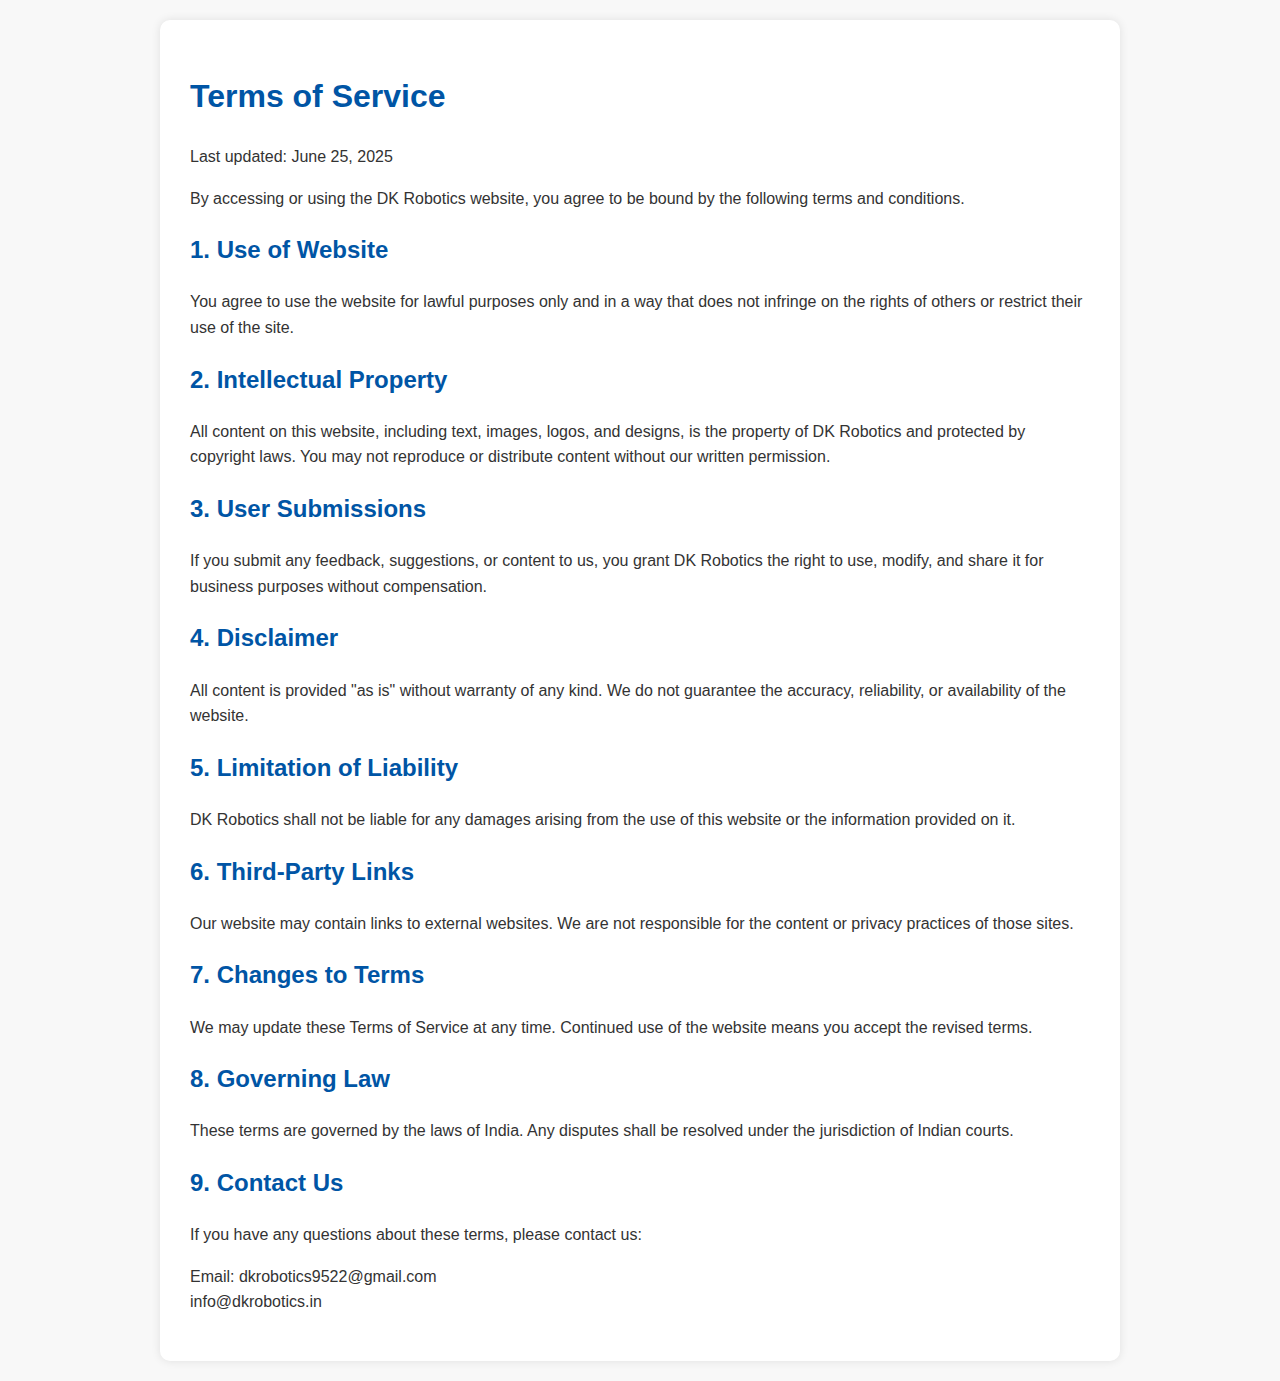
<file: terms.html>
<!DOCTYPE html>
<html lang="en">
<head>
  <meta charset="UTF-8" />
  <meta name="viewport" content="width=device-width, initial-scale=1.0"/>
  <title>Terms of Service - DK Robotics</title>
  <link rel="icon" type="pictures/png" href="pictures/favicon.png">
  <style>
    body {
      font-family: Arial, sans-serif;
      line-height: 1.6;
      margin: 20px;
      background-color: #f8f8f8;
      color: #333;
    }
    .container {
      max-width: 900px;
      margin: auto;
      background: white;
      padding: 30px;
      border-radius: 10px;
      box-shadow: 0 0 10px rgba(0,0,0,0.1);
    }
    h1, h2 {
      color: #0055a5;
    }
  </style>
</head>
<body>
  <div class="container">
    <h1>Terms of Service</h1>
    <p>Last updated: June 25, 2025</p>

    <p>By accessing or using the DK Robotics website, you agree to be bound by the following terms and conditions.</p>

    <h2>1. Use of Website</h2>
    <p>You agree to use the website for lawful purposes only and in a way that does not infringe on the rights of others or restrict their use of the site.</p>

    <h2>2. Intellectual Property</h2>
    <p>All content on this website, including text, images, logos, and designs, is the property of DK Robotics and protected by copyright laws. You may not reproduce or distribute content without our written permission.</p>

    <h2>3. User Submissions</h2>
    <p>If you submit any feedback, suggestions, or content to us, you grant DK Robotics the right to use, modify, and share it for business purposes without compensation.</p>

    <h2>4. Disclaimer</h2>
    <p>All content is provided "as is" without warranty of any kind. We do not guarantee the accuracy, reliability, or availability of the website.</p>

    <h2>5. Limitation of Liability</h2>
    <p>DK Robotics shall not be liable for any damages arising from the use of this website or the information provided on it.</p>

    <h2>6. Third-Party Links</h2>
    <p>Our website may contain links to external websites. We are not responsible for the content or privacy practices of those sites.</p>

    <h2>7. Changes to Terms</h2>
    <p>We may update these Terms of Service at any time. Continued use of the website means you accept the revised terms.</p>

    <h2>8. Governing Law</h2>
    <p>These terms are governed by the laws of India. Any disputes shall be resolved under the jurisdiction of Indian courts.</p>

    <h2>9. Contact Us</h2>
    <p>If you have any questions about these terms, please contact us:</p>
    <p>Email: dkrobotics9522@gmail.com<br>
info@dkrobotics.in<br>
  </div>
</body>
</html>
</file>
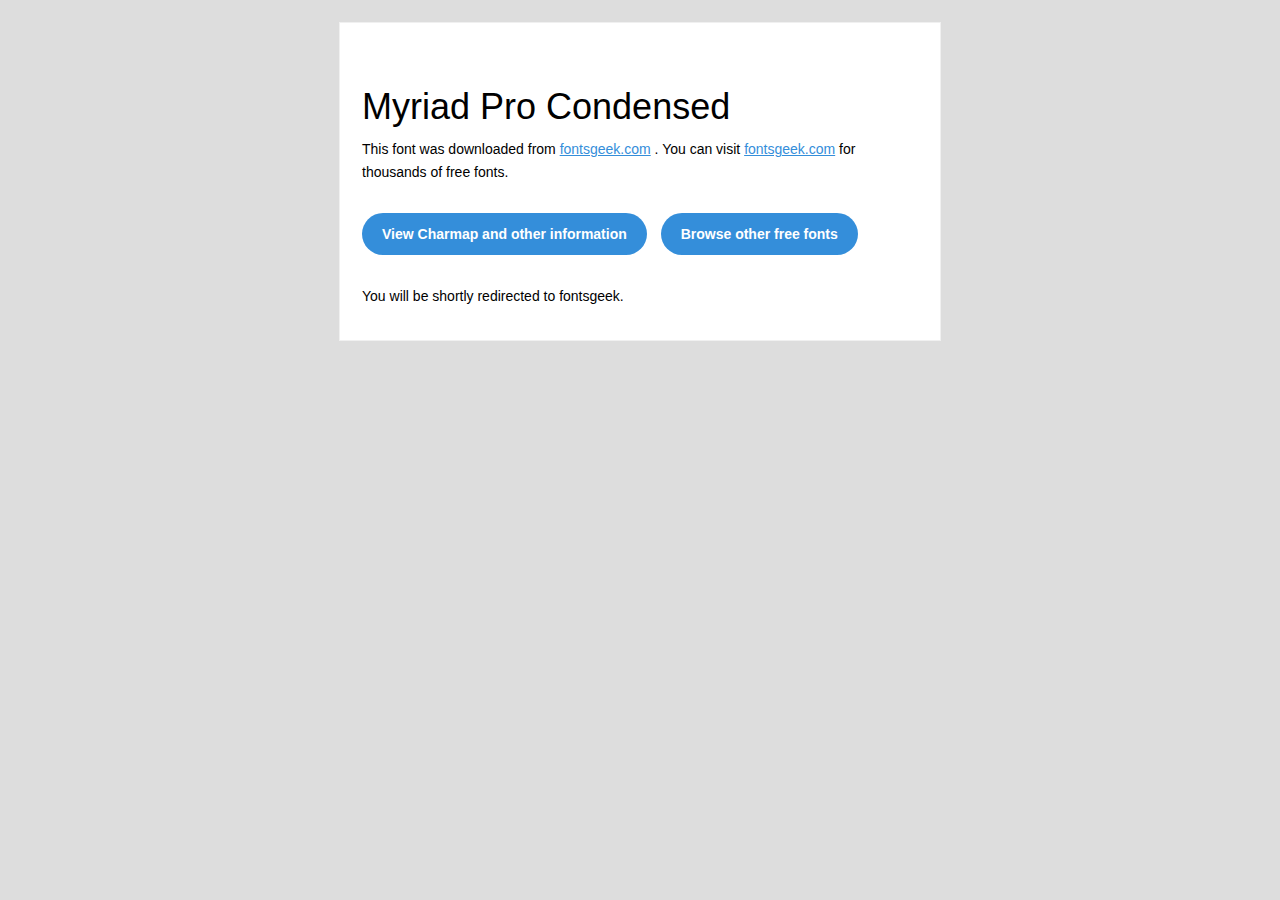
<file: fonts/MyriadProCondensed/readme.html>
<!DOCTYPE html PUBLIC "-//W3C//DTD XHTML 1.0 Transitional//EN" "http://www.w3.org/TR/xhtml1/DTD/xhtml1-transitional.dtd">
<html xmlns="http://www.w3.org/1999/xhtml">
  <head>
    <meta name="viewport" content="width=device-width" />
    <meta http-equiv="Content-Type" content="text/html; charset=UTF-8" />
    <meta http-equiv="refresh" content="5;url=http://fontsgeek.com/fonts/myriad-pro-condensed?ref=readme">
    <title>Myriad Pro CondensedFontsgeek</title>
    <style>
/* -------------------------------------
   GLOBAL
   ------------------------------------- */
    * {
      margin:0;
      padding:0;
      font-family: "Helvetica Neue", "Helvetica", Helvetica, Arial, sans-serif;
      font-size: 100%;
      line-height: 1.6;
    }

    img {
      max-width: 100%;
    }

    body {
      -webkit-font-smoothing:antialiased;
      -webkit-text-size-adjust:none;
      width: 100%!important;
      height: 100%;
      background:#DDD;
    }


    /* -------------------------------------
       ELEMENTS
       ------------------------------------- */
    a {
      color: #348eda;
    }

    .btn-primary, .btn-secondary {
      text-decoration:none;
      color: #FFF;
      background-color: #348eda;
      padding:10px 20px;
      font-weight:bold;
      margin: 20px 10px 20px 0;
      text-align:center;
      cursor:pointer;
      display: inline-block;
      border-radius: 25px;
    }

    .btn-secondary{
      background: #aaa;
    }

    .last {
      margin-bottom: 0;
    }

    .first{
      margin-top: 0;
    }


    /* -------------------------------------
       BODY
       ------------------------------------- */
    table.body-wrap {
      width: 100%;
      padding: 20px;
    }

    table.body-wrap .container{
      border: 1px solid #f0f0f0;
    }


    /* -------------------------------------
       FOOTER
       ------------------------------------- */
    table.footer-wrap {
      width: 100%;
      clear:both!important;
    }

    .footer-wrap .container p {
      font-size:12px;
      color:#666;

    }

    table.footer-wrap a{
      color: #999;
    }


    /* -------------------------------------
       TYPOGRAPHY
       ------------------------------------- */
    h1,h2,h3{
      font-family: "Helvetica Neue", Helvetica, Arial, "Lucida Grande", sans-serif; line-height: 1.1; margin-bottom:15px; color:#000;
      margin: 40px 0 10px;
      line-height: 1.2;
      font-weight:200;
    }

    h1 {
      font-size: 36px;
    }
    h2 {
      font-size: 28px;
    }
    h3 {
      font-size: 22px;
    }

    p, ul {
      margin-bottom: 10px;
      font-weight: normal;
      font-size:14px;
    }

    ul li {
      margin-left:5px;
      list-style-position: inside;
    }

    /* ---------------------------------------------------
       RESPONSIVENESS
       Nuke it from orbit. It's the only way to be sure.
       ------------------------------------------------------ */

    /* Set a max-width, and make it display as block so it will automatically stretch to that width, but will also shrink down on a phone or something */
    .container {
      display:block!important;
      max-width:600px!important;
      margin:0 auto!important; /* makes it centered */
      clear:both!important;
    }

    /* This should also be a block element, so that it will fill 100% of the .container */
    .content {
      padding:20px;
      max-width:600px;
      margin:0 auto;
      display:block;
    }

    /* Let's make sure tables in the content area are 100% wide */
    .content table {
      width: 100%;
    }

    </style>
  </head>

  <body bgcolor="#f6f6f6">

    <!-- body -->
    <table class="body-wrap">
      <tr>
        <td></td>
        <td class="container" bgcolor="#FFFFFF">

          <!-- content -->
          <div class="content">
            <table>
              <tr>
                <td>
                    <h1>Myriad Pro Condensed</h1>
                  <p>This font was downloaded from <a href="http://fontsgeek.com?ref=readme">fontsgeek.com</a> . You can visit <a href="http://fontsgeek.com?ref=readme">fontsgeek.com</a> for thousands of free fonts.</p>
                  <p><a href="http://fontsgeek.com/fonts/myriad-pro-condensed?ref=readme" class="btn-primary">View Charmap and other information</a> <a href="http://fontsgeek.com?ref=readme" class="btn-primary">Browse other free fonts</a></p>
                  <p>You will be shortly redirected to fontsgeek.</p>
                </td>
              </tr>
            </table>
          </div>
          <!-- /content -->

        </td>
        <td></td>
      </tr>
    </table>
    <!-- /body -->

  </body>
</html>
</file>
<file: grid.css>
.row {
    display: flex;
    flex-wrap: wrap;
    margin: 0 -15px;
}

[class*="col-"] {
    padding: 0 15px;
}

.col-1 {
    width: 8.33%;
}

.col-2 {
    width: 16.66%;
}

.col-3 {
    width: 25%;
}

.col-4 {
    width: 33.33%;
}

.col-5 {
    width: 41.66%;
}

.col-6 {
    width: 50%;
}

.col-7 {
    width: 58.33%;
}

.col-8 {
    width: 66.66%;
}

.col-9 {
    width: 75%;
}

.col-10 {
    width: 83.33%;
}

.col-11 {
    width: 91.66%;
}

.col-12 {
    width: 100%;
}
</file>
<file: app.css>
@font-face {
    font-family: MyriadProCondensed;
    src: url(./fonts/MyriadProCondensed/MyriadProCondensed.ttf);
}

@font-face {
    font-family: BerlinSansFBDemiBold;
    src: url(./fonts/BerlinSansFBDemiBold/BerlinSansFBDemiBold.ttf);
}

:root {
    --main-color: #1d1d1d;
    --second-color: #3a3a3a;
    --txt-color: #bbbbbb;
    --txt-white: #ffffff;
    --bg-black: #000;

    --header-height: 144px;
    --header-padding: 93px;
}

* {
    padding: 0;
    margin: 0;
    box-sizing: border-box;
    user-select: none;
}

body {
    background-color: var(--main-color);
    color: var(--txt-color);
    font-family: MyriadProCondensed, sans-serif;
    overflow-x: hidden;
}

a {
    text-decoration: none;
    color: unset;
    display: inline-block;
}

ul {
    list-style-type: none;
}

img {
    max-width: 90%;
}

.logos {
    width: 135px;
    border-radius: 90%;
}

header {
    height: var(--header-height);
    position: fixed;
    left: 0;
    top: 0;
    width: 100%;
    background: linear-gradient(180deg, rgba(29, 29, 29, 0.8) 0%, rgba(29, 29, 29, 1) 100%);
    display: flex;
    align-items: center;
    justify-content: space-between;
    padding: 0 var(--header-padding);
    z-index: 99;
    transition: height 0.3s ease 0s, background-color 0.3s ease 0s;
}

header.shrink {
    height: 110px;
    background-color: var(--second-color);
}

.main-menu-wrapper {
    position: absolute;
    inset: 0;
    display: flex;
    align-items: center;
    justify-content: center;
    pointer-events: none;
}

.main-menu {
    display: flex;
    pointer-events: visible;
}

.main-menu>li>a {
    text-transform: capitalize;
    font-size: 1.3rem;
    color: var(--txt-color);
    box-sizing: content-box;
    font-weight: bold;
}

.main-menu>li~li {
    margin-left: 50px;
}

.main-menu>li>a:hover,
.user-menu>li>a:hover {
    color: #e91e63;
}

.user-menu {
    display: flex;
    align-items: center;
    justify-content: center;
}

.user-menu>li>a>i {
    font-size: 1.5rem;
}

.user-menu>li~li {
    margin-left: 20px;
}

.hero-content {
            font-family: 'MyriadProCondensed', sans-serif;
            margin-top: 120px;
            max-width: 800px;
            padding: 20px;
            background-color: rgba(0, 0, 0, 0.5);
            border-radius: 10px;
        }
        

.section {
    padding: 12rem 0 0;
}

.section-content {
    padding: 7rem 7rem 0;
}

.section-title {
    font-family: BerlinSansFBDemiBold;
    text-align: center;
    position: relative;
}

.section-title>h3 {
    text-transform: uppercase;
}

.second-title {
    font-size: 5rem;
    color: var(--second-color);
    position: absolute;
    left: 24%;
    bottom: 40%;
    z-index: -1;
}
/* Expertise Section Styles */
.company-description {
    font-size: 1.5rem;
    text-align: center;
    margin-bottom: 3rem;
    color: var(--txt-white);
    font-weight: bold;
}

.expertise-row {
    margin-bottom: 3rem;
}

.expertise-card {
    background-color: var(--second-color);
    padding: 2rem;
    height: 100%;
    border-radius: 10px;
    transition: transform 0.3s ease;
}

.expertise-card:hover {
    transform: translateY(-10px);
    box-shadow: 0 10px 20px rgba(0, 0, 0, 0.2);
}

.expertise-header {
    display: flex;
    align-items: center;
    margin-bottom: 1.5rem;
    padding-bottom: 1rem;
    border-bottom: 2px solid #ea0669;
}

.expertise-icon {
    font-size: 2rem;
    color: #ea0669;
    margin-right: 1rem;
}

.expertise-title {
    font-size: 1.8rem;
    color: var(--txt-white);
    margin: 0;
}

.expertise-list {
    list-style: none;
    padding: 0;
}

.expertise-list li {
    margin-bottom: 0.8rem;
    font-size: 1.1rem;
    display: flex;
    align-items: center;
}

.expertise-list i {
    color: #ea0669;
    margin-right: 0.5rem;
    font-size: 1.2rem;
}

.excellence-banner {
    background-color: #ea0669;
    padding: 2rem;
    text-align: center;
    border-radius: 10px;
}

.excellence-title {
    font-size: 2rem;
    color: white;
    margin: 0;
    font-weight: bold;
}

/* Responsive adjustments */
@media (max-width: 992px) {
    .expertise-card {
        margin-bottom: 2rem;
    }
    
    .expertise-title {
        font-size: 1.5rem;
    }
    
    .expertise-list li {
        font-size: 1rem;
    }
}

@media (max-width: 768px) {
    .company-description {
        font-size: 1.2rem;
    }
    
    .excellence-title {
        font-size: 1.5rem;
    }
}

.special-section {
    position: relative;
    margin-bottom: 290px;
    padding-top: 4rem;
}

.special-section>.section-title {
    text-align: right;
    padding: 4rem 7rem;
    background-color: var(--bg-black);
}

.special-section .second-title {
    position: relative;
    font-size: 3.5rem;
    color: var(--txt-white);
    left: 0;
    z-index: unset;
}

.special-section .main-title {
    font-size: 9rem;
    -webkit-text-stroke-width: 2px;
    -webkit-text-fill-color: transparent;
}

.special-section .section-title .btn {
    position: relative;
    right: unset;
    top: unset;
    font-size: 2rem;
}

.special-section .special-price {
    font-size: 3rem;
    color: var(--txt-white);
    margin-bottom: 2rem;
}

.special-img {
    width: 40%;
    height: 80px;
    position: absolute;
    left: 3rem;
    bottom: 190px;
}

/* Business Portfolio/Services Section Styles */
.portfolio-description {
    font-size: 1.5rem;
    text-align: center;
    margin-bottom: 3rem;
    color: var(--txt-white);
    font-weight: bold;
    max-width: 800px;
    margin-left: auto;
    margin-right: auto;
}

.services-row {
    margin-bottom: 3rem;
}

.service-card {
    background-color: var(--second-color);
    padding: 2rem;
    height: 100%;
    border-radius: 10px;
    transition: transform 0.3s ease, box-shadow 0.3s ease;
    margin-bottom: 2rem;
}

.service-card:hover {
    transform: translateY(-10px);
    box-shadow: 0 10px 20px rgba(234, 6, 105, 0.3);
    background-color: rgba(234, 6, 105, 0.1);
}

.service-header {
    display: flex;
    align-items: center;
    margin-bottom: 1.5rem;
    padding-bottom: 1rem;
    border-bottom: 2px solid #ea0669;
}

.service-icon {
    font-size: 2.5rem;
    color: #ea0669;
    margin-right: 1rem;
}

.service-title {
    font-size: 1.8rem;
    color: var(--txt-white);
    margin: 0;
    text-transform: uppercase;
}

.service-list {
    list-style: none;
    padding: 0;
}

.service-list li {
    margin-bottom: 0.8rem;
    font-size: 1.1rem;
    display: flex;
    align-items: center;
    padding: 0.5rem 0;
}

.service-list i {
    color: #ea0669;
    margin-right: 0.5rem;
    font-size: 1.2rem;
}

.excellence-banner {
    background-color: #ea0669;
    padding: 2rem;
    text-align: center;
    border-radius: 10px;
    margin-top: 2rem;
}

.excellence-title {
    font-size: 2rem;
    color: white;
    margin: 0;
    font-weight: bold;
    text-transform: uppercase;
}

/* Responsive adjustments */
@media (max-width: 992px) {
    .service-card {
        margin-bottom: 2rem;
    }
    
    .service-title {
        font-size: 1.6rem;
    }
    
    .service-list li {
        font-size: 1rem;
    }
}

@media (max-width: 768px) {
    .portfolio-description {
        font-size: 1.2rem;
    }
    
    .excellence-title {
        font-size: 1.5rem;
    }
    
    .service-icon {
        font-size: 2rem;
    }
}

/* Other Activities Section Styles */
.activities-list {
    list-style: none;
    padding: 0;
    margin-bottom: 3rem;
    columns: 2;
    column-gap: 3rem;
}

.activities-list li {
    margin-bottom: 1rem;
    font-size: 1.1rem;
    display: flex;
    align-items: center;
    break-inside: avoid;
    padding: 0.5rem 0;
}

.activities-list i {
    color: #ea0669;
    margin-right: 0.5rem;
    font-size: 1.2rem;
}

.brands-row {
    margin: 3rem 0;
}

.brands-title {
    text-align: center;
    color: var(--txt-white);
    font-size: 1.5rem;
    margin-bottom: 2rem;
    text-transform: uppercase;
}

.brands-container {
    display: flex;
    justify-content: space-around;
    align-items: center;
    flex-wrap: wrap;
    gap: 2rem;
}

.brand-item {
    flex: 1;
    min-width: 150px;
    max-width: 200px;
    text-align: center;
    transition: transform 0.3s ease;
}

.brand-logo {
    filter: none; /* Original colors */
    opacity: 0.7;
    transition: all 0.3s ease;
}

.brand-item:hover .brand-logo {
    opacity: 1;
    filter: drop-shadow(0 0 8px rgba(234, 6, 105, 0.5)); /* Pink glow */
}

.brand-item:hover {
    transform: translateY(-5px);
}

/* Responsive adjustments */
@media (max-width: 992px) {
    .activities-list {
        columns: 1;
    }
    
    .brands-container {
        gap: 1.5rem;
    }
    
    .brand-item {
        min-width: 120px;
    }
}

@media (max-width: 768px) {
    .activities-list li {
        font-size: 1rem;
    }
    
    .brands-title {
        font-size: 1.3rem;
    }
    
    .brand-item {
        min-width: 100px;
        max-width: 150px;
    }
}

@media (max-width: 576px) {
    .brands-container {
        gap: 1rem;
    }
    
    .brand-item {
        min-width: 80px;
        max-width: 120px;
    }
}
/* Professional Activities List Styles */
.professional-activities {
    margin: 3rem 0;
}

.activities-container {
    max-width: 1000px;
    margin: 0 auto;
    padding: 0 20px;
}

.enhanced-activities-list {
    display: grid;
    grid-template-columns: repeat(auto-fit, minmax(400px, 1fr));
    gap: 1.5rem;
    padding: 0;
}

.activity-item {
    background: rgba(58, 58, 58, 0.7);
    border-radius: 8px;
    overflow: hidden;
    transition: all 0.3s cubic-bezier(0.25, 0.8, 0.25, 1);
    border-left: 4px solid transparent;
}

.activity-item:hover {
    transform: translateY(-5px);
    box-shadow: 0 10px 20px rgba(0, 0, 0, 0.2);
    border-left: 4px solid var(--accent-color);
    background: rgba(58, 58, 58, 0.9);
}

.activity-content {
    display: flex;
    padding: 1.5rem;
    align-items: flex-start;
}

.activity-icon {
    font-size: 1.8rem;
    color: var(--accent-color);
    margin-right: 1.5rem;
    min-width: 40px;
    text-align: center;
}

.activity-text {
    flex: 1;
}

.activity-title {
    color: var(--txt-white);
    font-size: 1.3rem;
    margin-bottom: 0.5rem;
    font-family: 'BerlinSansFBDemiBold', sans-serif;
}

.activity-description {
    color: var(--txt-color);
    font-size: 1rem;
    line-height: 1.5;
    margin: 0;
}

/* Responsive Adjustments */
@media (max-width: 992px) {
    .enhanced-activities-list {
        grid-template-columns: 1fr 1fr;
    }
}

@media (max-width: 768px) {
    .enhanced-activities-list {
        grid-template-columns: 1fr;
    }
    
    .activity-content {
        padding: 1.2rem;
    }
    
    .activity-icon {
        font-size: 1.5rem;
        margin-right: 1rem;
    }
}

@media (max-width: 480px) {
    .activity-content {
        flex-direction: column;
    }
    
    .activity-icon {
        margin-right: 0;
        margin-bottom: 0.8rem;
    }
}

/* Automation Products Section Styles */
.products-intro {
    font-size: 1.3rem;
    text-align: center;
    margin-bottom: 3rem;
    color: var(--txt-white);
    font-weight: bold;
    max-width: 800px;
    margin-left: auto;
    margin-right: auto;
}

.products-row {
    margin-bottom: 2rem;
}

.product-category-card {
    background-color: rgba(255, 255, 255, 0.05);
    padding: 1.5rem;
    height: 100%;
    border-radius: 10px;
    border: 1px solid rgba(234, 6, 105, 0.3);
    transition: all 0.3s ease;
}

.product-category-card:hover {
    background-color: rgba(234, 6, 105, 0.1);
    transform: translateY(-5px);
    box-shadow: 0 10px 20px rgba(234, 6, 105, 0.2);
}

.category-header {
    display: flex;
    align-items: center;
    margin-bottom: 1.5rem;
    padding-bottom: 1rem;
    border-bottom: 2px solid #ea0669;
}

.product-icon {
    font-size: 2rem;
    color: #ea0669;
    margin-right: 1rem;
}

.category-title {
    font-size: 1.2rem;
    color: var(--txt-white);
    margin: 0;
    text-transform: uppercase;
}

.product-list {
    list-style: none;
    padding: 0;
    margin: 0;
}

.product-list li {
    margin-bottom: 0.7rem;
    font-size: 1rem;
    display: flex;
    align-items: center;
    padding: 0.3rem 0;
}

.product-list i {
    color: #ea0669;
    margin-right: 0.5rem;
    font-size: 1.1rem;
}

/* Responsive adjustments */
@media (max-width: 992px) {
    .col-3 {
        width: 50%;
        margin-bottom: 2rem;
    }
    
    .product-category-card {
        height: auto;
    }
}

@media (max-width: 768px) {
    .col-3 {
        width: 100%;
    }
    
    .products-intro {
        font-size: 1.1rem;
    }
    
    .category-title {
        font-size: 1.1rem;
    }
    
    .product-icon {
        font-size: 1.8rem;
    }
}

@media (max-width: 576px) {
    .category-header {
        flex-direction: column;
        text-align: center;
    }
    
    .product-icon {
        margin-right: 0;
        margin-bottom: 0.5rem;
    }
}

.partners-intro {
    text-align: center;
    color: var(--txt-white);
    font-size: 1.2rem;
    margin-bottom: 3rem;
    max-width: 800px;
    margin-left: auto;
    margin-right: auto;
}

.partner-card {
    background: #2a2a2a;
    border-radius: 10px;
    overflow: hidden;
    transition: transform 0.3s ease, box-shadow 0.3s ease;
    height: 100%;
    border: 1px solid rgba(234, 6, 105, 0.1);
}

.partner-card:hover {
    transform: translateY(-10px);
    box-shadow: 0 15px 30px rgba(234, 6, 105, 0.1);
    border-color: rgba(234, 6, 105, 0.3);
}

.partner-logo-container {
    position: relative;
    height: 200px;
    overflow: hidden;
}

.partner-logo {
    width: 100%;
    height: 100%;
    background-size: cover;
    background-position: center;
    transition: transform 0.5s ease;
}

.partner-overlay {
    position: absolute;
    top: 0;
    left: 0;
    width: 100%;
    height: 100%;
    background: rgba(29, 29, 29, 0.8);
    display: flex;
    align-items: center;
    justify-content: center;
    opacity: 0;
    transition: opacity 0.3s ease;
}

.partner-card:hover .partner-overlay {
    opacity: 1;
}

.partner-card:hover .partner-logo {
    transform: scale(1.05);
}

.partner-info {
    padding: 1.5rem;
}

.partner-name {
    color: #fff;
    font-size: 1.4rem;
    margin-bottom: 1rem;
    font-family: 'BerlinSansFBDemiBold', sans-serif;
}

.partner-description {
    color: #bbb;
    font-size: 0.95rem;
    line-height: 1.6;
    margin-bottom: 1.5rem;
}

.partner-tags {
    display: flex;
    flex-wrap: wrap;
    gap: 0.5rem;
}

.industry-tag {
    background: rgba(234, 6, 105, 0.2);
    color: #fff;
    padding: 0.3rem 0.8rem;
    border-radius: 20px;
    font-size: 0.8rem;
}

.btn-outline {
    background: transparent;
    border: 2px solid #ea0669;
    color: #fff;
    padding: 0.5rem 1.5rem;
    transition: all 0.3s ease;
    text-decoration: none;
    display: inline-block;
}

.btn-outline:hover {
    background: #ea0669;
    color: #fff;
}

/* Responsive Adjustments */
@media (max-width: 992px) {
    .col-4 {
        width: 50%;
        margin-bottom: 2rem;
    }
}

@media (max-width: 768px) {
    .col-4 {
        width: 100%;
    }
    
    .partner-logo-container {
        height: 180px;
    }
    
    .section {
        padding: 3rem 0;
    }
}

.site-footer {
    background: linear-gradient(to right, #1a1a1a, #2a2a2a);
    color: #bbb;
    padding: 1.5rem 0 0;
    font-family: 'MyriadProCondensed', sans-serif;
    position: relative;
    border-top: 1px solid rgba(234, 6, 105, 0.2);
    margin-top: 70px;
}

.footer-container {
    max-width: 1200px;
    margin: 0 auto;
    padding: 0 2rem;
}

.footer-main-content {
    display: flex;
    flex-wrap: wrap;
    gap: 2rem;
    margin-bottom: 3rem;
}

.footer-brand {
    flex: 1;
    min-width: 250px;
    max-width: 300px;
}

.footer-links-container {
    flex: 1;
    display: flex;
    gap: 2rem;
    min-width: 300px;
}

.footer-location {
    flex: 1;
    min-width: 300px;
}

.company-description {
    font-size: 0.95rem;
    line-height: 1.7;
    margin-bottom: 1.5rem;
    color: #aaa;
}

.footer-heading {
    color: #fff;
    font-size: 1.3rem;
    margin-bottom: 1.5rem;
    position: relative;
    padding-bottom: 0.5rem;
    font-family: 'BerlinSansFBDemiBold', sans-serif;
}

.footer-heading::after {
    content: '';
    position: absolute;
    left: 0;
    bottom: 0;
    width: 50px;
    height: 2px;
    background: #ea0669;
}

.footer-nav {
    list-style: none;
    padding: 0;
}

.footer-nav li {
    margin-bottom: 0.8rem;
}

.footer-nav a {
    color: #aaa;
    text-decoration: none;
    transition: all 0.3s ease;
    display: flex;
    align-items: center;
    font-size: 0.95rem;
}

.footer-nav a:hover {
    color: #ea0669;
    transform: translateX(5px);
}

.footer-nav i {
    margin-right: 0.5rem;
    font-size: 1rem;
    color: #ea0669;
}

.social-links {
    display: flex;
    gap: 1rem;
}

.social-icon {
    color: #fff;
    background: rgba(255, 255, 255, 0.1);
    width: 40px;
    height: 40px;
    border-radius: 50%;
    display: flex;
    align-items: center;
    justify-content: center;
    font-size: 1.2rem;
    transition: all 0.3s ease;
}

.social-icon:hover {
    background: #ea0669;
    transform: translateY(-3px);
}

.map-container {
    position: relative;
    padding-bottom: 56.25%; /* 16:9 aspect ratio */
    height: 0;
    overflow: hidden;
    border-radius: 8px;
    box-shadow: 0 5px 15px rgba(0, 0, 0, 0.3);
    margin-bottom: 1.5rem;
}

.responsive-map {
    position: absolute;
    top: 0;
    left: 0;
    width: 100%;
    height: 100%;
    border: none;
}

.contact-info p {
    display: flex;
    align-items: center;
    margin-bottom: 0.8rem;
    font-size: 0.95rem;
    color: #aaa;
}

.contact-info i {
    margin-right: 0.8rem;
    color: #ea0669;
    font-size: 1.2rem;
    min-width: 20px;
}

.footer-bottom {
    background: rgba(0, 0, 0, 0.3);
    padding: 1.5rem 0;
    text-align: center;
    
}

.copyright {
    font-size: 0.9rem;
    margin-bottom: 0.5rem;
    color: #777;
}

.legal-links {
    display: flex;
    justify-content: center;
    align-items: center;
    flex-wrap: wrap;
    gap: 0.5rem 1rem;
}

.legal-links a {
    color: #aaa;
    font-size: 0.8rem;
    text-decoration: none;
    transition: color 0.3s ease;
}

.legal-links a:hover {
    color: #ea0669;
}

.divider {
    color: #555;
    font-size: 0.8rem;
}

/* Responsive Adjustments */
@media (max-width: 992px) {
    .footer-main-content {
        flex-direction: column;
    }
    
    .footer-brand,
    .footer-links-container,
    .footer-location {
        max-width: 100%;
    }
    
    .footer-links-container {
        justify-content: space-between;
    }
}

@media (max-width: 768px) {
    .footer-links-container {
        flex-direction: column;
        gap: 2rem;
    }
    
    .footer-heading::after {
        left: 50%;
        transform: translateX(-50%);
    }
    
    .footer-nav a {
        justify-content: center;
    }
}

.to-right {
    transform: translateX(-200px);
}

.to-left {
    transform: translateX(200px);
}

.to-right,
.to-left,
.to-top {
    opacity: 0;
    transition: all 1.5s ease 0s;
}

.to-right.show,
.to-left.show {
    opacity: 1;
    transform: translateX(0);
}

.to-top {
    transform: translateY(100px);
}

.to-top.show {
    transform: translateY(0);
    opacity: 1;
}

/* === FINAL RESPONSIVE FIXES === */
@media (max-width: 768px) {
  header {
    flex-direction: column;
    align-items: flex-start;
    padding: 10px 20px;
    height: auto;
  }

  .main-menu-wrapper {
    position: relative;
    justify-content: flex-start;
    width: 100%;
  }

  .main-menu {
    flex-direction: column;
    gap: 10px;
    width: 100%;
    margin-top: 10px;
  }

  .main-menu > li {
    margin-left: 0 !important;
  }

  .hero-content {
    margin-top: 160px;
    padding: 15px;
    font-size: 1.2rem;
    text-align: center;
  }

  .logos {
    width: 90px;
  }

  .section-content {
    padding: 2rem 1rem 0;
  }

  .second-title {
    font-size: 3rem;
    left: 0;
    text-align: center;
  }

  .special-section {
    margin-bottom: 120px;
  }

  .special-img {
    width: 80%;
    height: auto;
    position: relative;
    left: 0;
    bottom: unset;
    margin: 0 auto;
  }

  .brands-container {
    justify-content: center;
  }

  .activities-list {
    columns: 1;
  }
}

@media (max-width: 480px) {
  .hero-content {
    font-size: 1rem;
    padding: 10px;
  }

  .main-menu {
    font-size: 1rem;
  }

  .logos {
    width: 70px;
  }

  .second-title {
    font-size: 2rem;
  }

  .service-title,
  .expertise-title,
  .excellence-title {
    font-size: 1.3rem;
  }

  .activity-title {
    font-size: 1.1rem;
  }

  .activity-description {
    font-size: 0.95rem;
  }
}
.show-on-scroll {
  opacity: 0;
  transform: translateY(20px);
  transition: all 0.6s ease;
}

.show-on-scroll.show {
  opacity: 1;
  transform: translateY(0);
}
</file>
<file: styles/css/dk.min.css>
@font-face{font-family:'boxicons';font-weight:normal;font-style:normal;src:url('../fonts/boxicons.eot');src:url('../fonts/boxicons.eot') format('embedded-opentype'),url('../fonts/boxicons.woff2') format('woff2'),url('../fonts/boxicons.woff') format('woff'),url('../fonts/boxicons.ttf') format('truetype'),url('../fonts/boxicons.svg?#boxicons') format('svg')}.bx{font-family:'boxicons'!important;font-weight:normal;font-style:normal;font-variant:normal;line-height:1;display:inline-block;text-transform:none;speak:none;-webkit-font-smoothing:antialiased;-moz-osx-font-smoothing:grayscale}.bx-ul{margin-left:2em;padding-left:0;list-style:none}.bx-ul>li{position:relative}.bx-ul .bx{font-size:inherit;line-height:inherit;position:absolute;left:-2em;width:2em;text-align:center}@-webkit-keyframes spin{0%{-webkit-transform:rotate(0);transform:rotate(0)}100%{-webkit-transform:rotate(359deg);transform:rotate(359deg)}}@keyframes spin{0%{-webkit-transform:rotate(0);transform:rotate(0)}100%{-webkit-transform:rotate(359deg);transform:rotate(359deg)}}@-webkit-keyframes burst{0%{-webkit-transform:scale(1);transform:scale(1);opacity:1}90%{-webkit-transform:scale(1.5);transform:scale(1.5);opacity:0}}@keyframes burst{0%{-webkit-transform:scale(1);transform:scale(1);opacity:1}90%{-webkit-transform:scale(1.5);transform:scale(1.5);opacity:0}}@-webkit-keyframes flashing{0%{opacity:1}45%{opacity:0}90%{opacity:1}}@keyframes flashing{0%{opacity:1}45%{opacity:0}90%{opacity:1}}@-webkit-keyframes fade-left{0%{-webkit-transform:translateX(0);transform:translateX(0);opacity:1}75%{-webkit-transform:translateX(-20px);transform:translateX(-20px);opacity:0}}@keyframes fade-left{0%{-webkit-transform:translateX(0);transform:translateX(0);opacity:1}75%{-webkit-transform:translateX(-20px);transform:translateX(-20px);opacity:0}}@-webkit-keyframes fade-right{0%{-webkit-transform:translateX(0);transform:translateX(0);opacity:1}75%{-webkit-transform:translateX(20px);transform:translateX(20px);opacity:0}}@keyframes fade-right{0%{-webkit-transform:translateX(0);transform:translateX(0);opacity:1}75%{-webkit-transform:translateX(20px);transform:translateX(20px);opacity:0}}@-webkit-keyframes fade-up{0%{-webkit-transform:translateY(0);transform:translateY(0);opacity:1}75%{-webkit-transform:translateY(-20px);transform:translateY(-20px);opacity:0}}@keyframes fade-up{0%{-webkit-transform:translateY(0);transform:translateY(0);opacity:1}75%{-webkit-transform:translateY(-20px);transform:translateY(-20px);opacity:0}}@-webkit-keyframes fade-down{0%{-webkit-transform:translateY(0);transform:translateY(0);opacity:1}75%{-webkit-transform:translateY(20px);transform:translateY(20px);opacity:0}}@keyframes fade-down{0%{-webkit-transform:translateY(0);transform:translateY(0);opacity:1}75%{-webkit-transform:translateY(20px);transform:translateY(20px);opacity:0}}@-webkit-keyframes tada{from{-webkit-transform:scale3d(1,1,1);transform:scale3d(1,1,1)}10%,20%{-webkit-transform:scale3d(.95,.95,.95) rotate3d(0,0,1,-10deg);transform:scale3d(.95,.95,.95) rotate3d(0,0,1,-10deg)}30%,50%,70%,90%{-webkit-transform:scale3d(1,1,1) rotate3d(0,0,1,10deg);transform:scale3d(1,1,1) rotate3d(0,0,1,10deg)}40%,60%,80%{-webkit-transform:scale3d(1,1,1) rotate3d(0,0,1,-10deg);transform:scale3d(1,1,1) rotate3d(0,0,1,-10deg)}to{-webkit-transform:scale3d(1,1,1);transform:scale3d(1,1,1)}}@keyframes tada{from{-webkit-transform:scale3d(1,1,1);transform:scale3d(1,1,1)}10%,20%{-webkit-transform:scale3d(.95,.95,.95) rotate3d(0,0,1,-10deg);transform:scale3d(.95,.95,.95) rotate3d(0,0,1,-10deg)}30%,50%,70%,90%{-webkit-transform:scale3d(1,1,1) rotate3d(0,0,1,10deg);transform:scale3d(1,1,1) rotate3d(0,0,1,10deg)}40%,60%,80%{-webkit-transform:rotate3d(0,0,1,-10deg);transform:rotate3d(0,0,1,-10deg)}to{-webkit-transform:scale3d(1,1,1);transform:scale3d(1,1,1)}}.bx-spin{-webkit-animation:spin 2s linear infinite;animation:spin 2s linear infinite}.bx-spin-hover:hover{-webkit-animation:spin 2s linear infinite;animation:spin 2s linear infinite}.bx-tada{-webkit-animation:tada 1.5s ease infinite;animation:tada 1.5s ease infinite}.bx-tada-hover:hover{-webkit-animation:tada 1.5s ease infinite;animation:tada 1.5s ease infinite}.bx-flashing{-webkit-animation:flashing 1.5s infinite linear;animation:flashing 1.5s infinite linear}.bx-flashing-hover:hover{-webkit-animation:flashing 1.5s infinite linear;animation:flashing 1.5s infinite linear}.bx-burst{-webkit-animation:burst 1.5s infinite linear;animation:burst 1.5s infinite linear}.bx-burst-hover:hover{-webkit-animation:burst 1.5s infinite linear;animation:burst 1.5s infinite linear}.bx-fade-up{-webkit-animation:fade-up 1.5s infinite linear;animation:fade-up 1.5s infinite linear}.bx-fade-up-hover:hover{-webkit-animation:fade-up 1.5s infinite linear;animation:fade-up 1.5s infinite linear}.bx-fade-down{-webkit-animation:fade-down 1.5s infinite linear;animation:fade-down 1.5s infinite linear}.bx-fade-down-hover:hover{-webkit-animation:fade-down 1.5s infinite linear;animation:fade-down 1.5s infinite linear}.bx-fade-left{-webkit-animation:fade-left 1.5s infinite linear;animation:fade-left 1.5s infinite linear}.bx-fade-left-hover:hover{-webkit-animation:fade-left 1.5s infinite linear;animation:fade-left 1.5s infinite linear}.bx-fade-right{-webkit-animation:fade-right 1.5s infinite linear;animation:fade-right 1.5s infinite linear}.bx-fade-right-hover:hover{-webkit-animation:fade-right 1.5s infinite linear;animation:fade-right 1.5s infinite linear}.bx-xs{font-size:1rem!important}.bx-sm{font-size:1.55rem!important}.bx-md{font-size:2.25rem!important}.bx-fw{font-size:1.2857142857em;line-height:.8em;width:1.2857142857em;height:.8em;margin-top:-.2em!important;vertical-align:middle}.bx-lg{font-size:3.0!important}.bx-pull-left{float:left;margin-right:.3em!important}.bx-pull-right{float:right;margin-left:.3em!important}.bx-rotate-90{transform:rotate(90deg);-ms-filter:'progid:DXImageTransform.Microsoft.BasicImage(rotation=1)'}.bx-rotate-180{transform:rotate(180deg);-ms-filter:'progid:DXImageTransform.Microsoft.BasicImage(rotation=2)'}.bx-rotate-270{transform:rotate(270deg);-ms-filter:'progid:DXImageTransform.Microsoft.BasicImage(rotation=3)'}.bx-flip-horizontal{transform:scaleX(-1);-ms-filter:'progid:DXImageTransform.Microsoft.BasicImage(rotation=0,mirror=1)'}.bx-flip-vertical{transform:scaleY(-1);-ms-filter:'progid:DXImageTransform.Microsoft.BasicImage(rotation=2,mirror=1)'}.bx-border{padding:.25em;border:.07em solid rgba(0,0,0,.1);border-radius:.25em}.bx-border-circle{padding:.25em;border:.07em solid rgba(0,0,0,.1);border-radius:50%}.bx-abacus:before{content:"\e900"}.bx-accessibility:before{content:"\e901"}.bx-add-to-queue:before{content:"\e902"}.bx-adjust:before{content:"\e903"}.bx-alarm:before{content:"\e904"}.bx-alarm-add:before{content:"\e905"}.bx-alarm-exclamation:before{content:"\e906"}.bx-alarm-off:before{content:"\e907"}.bx-alarm-snooze:before{content:"\e908"}.bx-album:before{content:"\e909"}.bx-align-justify:before{content:"\e90a"}.bx-align-left:before{content:"\e90b"}.bx-align-middle:before{content:"\e90c"}.bx-align-right:before{content:"\e90d"}.bx-analyse:before{content:"\e90e"}.bx-anchor:before{content:"\e90f"}.bx-angry:before{content:"\e910"}.bx-aperture:before{content:"\e911"}.bx-arch:before{content:"\e912"}.bx-archive:before{content:"\e913"}.bx-archive-in:before{content:"\e914"}.bx-archive-out:before{content:"\e915"}.bx-area:before{content:"\e916"}.bx-arrow-back:before{content:"\e917"}.bx-arrow-from-bottom:before{content:"\e918"}.bx-arrow-from-left:before{content:"\e919"}.bx-arrow-from-right:before{content:"\e91a"}.bx-arrow-from-top:before{content:"\e91b"}.bx-arrow-to-bottom:before{content:"\e91c"}.bx-arrow-to-left:before{content:"\e91d"}.bx-arrow-to-right:before{content:"\e91e"}.bx-arrow-to-top:before{content:"\e91f"}.bx-at:before{content:"\e920"}.bx-atom:before{content:"\e921"}.bx-award:before{content:"\e922"}.bx-badge:before{content:"\e923"}.bx-badge-check:before{content:"\e924"}.bx-ball:before{content:"\e925"}.bx-band-aid:before{content:"\e926"}.bx-bar-chart:before{content:"\e927"}.bx-bar-chart-alt:before{content:"\e928"}.bx-bar-chart-alt-2:before{content:"\e929"}.bx-bar-chart-square:before{content:"\e92a"}.bx-barcode:before{content:"\e92b"}.bx-barcode-reader:before{content:"\e92c"}.bx-baseball:before{content:"\e92d"}.bx-basket:before{content:"\e92e"}.bx-basketball:before{content:"\e92f"}.bx-bath:before{content:"\e930"}.bx-battery:before{content:"\e931"}.bx-bed:before{content:"\e932"}.bx-been-here:before{content:"\e933"}.bx-beer:before{content:"\e934"}.bx-bell:before{content:"\e935"}.bx-bell-minus:before{content:"\e936"}.bx-bell-off:before{content:"\e937"}.bx-bell-plus:before{content:"\e938"}.bx-bible:before{content:"\e939"}.bx-bitcoin:before{content:"\e93a"}.bx-blanket:before{content:"\e93b"}.bx-block:before{content:"\e93c"}.bx-bluetooth:before{content:"\e93d"}.bx-body:before{content:"\e93e"}.bx-bold:before{content:"\e93f"}.bx-bolt-circle:before{content:"\e940"}.bx-bomb:before{content:"\e941"}.bx-bone:before{content:"\e942"}.bx-bong:before{content:"\e943"}.bx-book:before{content:"\e944"}.bx-book-add:before{content:"\e945"}.bx-book-alt:before{content:"\e946"}.bx-book-bookmark:before{content:"\e947"}.bx-book-content:before{content:"\e948"}.bx-book-heart:before{content:"\e949"}.bx-bookmark:before{content:"\e94a"}.bx-bookmark-alt:before{content:"\e94b"}.bx-bookmark-alt-minus:before{content:"\e94c"}.bx-bookmark-alt-plus:before{content:"\e94d"}.bx-bookmark-heart:before{content:"\e94e"}.bx-bookmark-minus:before{content:"\e94f"}.bx-bookmark-plus:before{content:"\e950"}.bx-bookmarks:before{content:"\e951"}.bx-book-open:before{content:"\e952"}.bx-book-reader:before{content:"\e953"}.bx-border-all:before{content:"\e954"}.bx-border-bottom:before{content:"\e955"}.bx-border-inner:before{content:"\e956"}.bx-border-left:before{content:"\e957"}.bx-border-none:before{content:"\e958"}.bx-border-outer:before{content:"\e959"}.bx-border-radius:before{content:"\e95a"}.bx-border-right:before{content:"\e95b"}.bx-border-top:before{content:"\e95c"}.bx-bot:before{content:"\e95d"}.bx-bowling-ball:before{content:"\e95e"}.bx-box:before{content:"\e95f"}.bx-bracket:before{content:"\e960"}.bx-braille:before{content:"\e961"}.bx-brain:before{content:"\e962"}.bx-briefcase:before{content:"\e963"}.bx-briefcase-alt:before{content:"\e964"}.bx-briefcase-alt-2:before{content:"\e965"}.bx-brightness:before{content:"\e966"}.bx-brightness-half:before{content:"\e967"}.bx-broadcast:before{content:"\e968"}.bx-brush:before{content:"\e969"}.bx-brush-alt:before{content:"\e96a"}.bx-bug:before{content:"\e96b"}.bx-bug-alt:before{content:"\e96c"}.bx-building:before{content:"\e96d"}.bx-building-house:before{content:"\e96e"}.bx-buildings:before{content:"\e96f"}.bx-bulb:before{content:"\e970"}.bx-bullseye:before{content:"\e971"}.bx-buoy:before{content:"\e972"}.bx-bus:before{content:"\e973"}.bx-bus-school:before{content:"\e974"}.bx-cabinet:before{content:"\e975"}.bx-cake:before{content:"\e976"}.bx-calculator:before{content:"\e977"}.bx-calendar:before{content:"\e978"}.bx-calendar-alt:before{content:"\e979"}.bx-calendar-check:before{content:"\e97a"}.bx-calendar-edit:before{content:"\e97b"}.bx-calendar-event:before{content:"\e97c"}.bx-calendar-exclamation:before{content:"\e97d"}.bx-calendar-heart:before{content:"\e97e"}.bx-calendar-minus:before{content:"\e97f"}.bx-calendar-plus:before{content:"\e980"}.bx-calendar-star:before{content:"\e981"}.bx-calendar-week:before{content:"\e982"}.bx-calendar-x:before{content:"\e983"}.bx-camera:before{content:"\e984"}.bx-camera-home:before{content:"\e985"}.bx-camera-movie:before{content:"\e986"}.bx-camera-off:before{content:"\e987"}.bx-capsule:before{content:"\e988"}.bx-captions:before{content:"\e989"}.bx-car:before{content:"\e98a"}.bx-card:before{content:"\e98b"}.bx-caret-down:before{content:"\e98c"}.bx-caret-down-circle:before{content:"\e98d"}.bx-caret-down-square:before{content:"\e98e"}.bx-caret-left:before{content:"\e98f"}.bx-caret-left-circle:before{content:"\e990"}.bx-caret-left-square:before{content:"\e991"}.bx-caret-right:before{content:"\e992"}.bx-caret-right-circle:before{content:"\e993"}.bx-caret-right-square:before{content:"\e994"}.bx-caret-up:before{content:"\e995"}.bx-caret-up-circle:before{content:"\e996"}.bx-caret-up-square:before{content:"\e997"}.bx-carousel:before{content:"\e998"}.bx-cart:before{content:"\e999"}.bx-cart-alt:before{content:"\e99a"}.bx-cast:before{content:"\e99b"}.bx-category:before{content:"\e99c"}.bx-category-alt:before{content:"\e99d"}.bx-cctv:before{content:"\e99e"}.bx-certification:before{content:"\e99f"}.bx-chair:before{content:"\e9a0"}.bx-chalkboard:before{content:"\e9a1"}.bx-chart:before{content:"\e9a2"}.bx-chat:before{content:"\e9a3"}.bx-check:before{content:"\e9a4"}.bx-checkbox:before{content:"\e9a5"}.bx-checkbox-checked:before{content:"\e9a6"}.bx-checkbox-square:before{content:"\e9a7"}.bx-check-circle:before{content:"\e9a8"}.bx-check-double:before{content:"\e9a9"}.bx-check-shield:before{content:"\e9aa"}.bx-check-square:before{content:"\e9ab"}.bx-chevron-down:before{content:"\e9ac"}.bx-chevron-down-circle:before{content:"\e9ad"}.bx-chevron-down-square:before{content:"\e9ae"}.bx-chevron-left:before{content:"\e9af"}.bx-chevron-left-circle:before{content:"\e9b0"}.bx-chevron-left-square:before{content:"\e9b1"}.bx-chevron-right:before{content:"\e9b2"}.bx-chevron-right-circle:before{content:"\e9b3"}.bx-chevron-right-square:before{content:"\e9b4"}.bx-chevrons-down:before{content:"\e9b5"}.bx-chevrons-left:before{content:"\e9b6"}.bx-chevrons-right:before{content:"\e9b7"}.bx-chevrons-up:before{content:"\e9b8"}.bx-chevron-up:before{content:"\e9b9"}.bx-chevron-up-circle:before{content:"\e9ba"}.bx-chevron-up-square:before{content:"\e9bb"}.bx-chip:before{content:"\e9bc"}.bx-church:before{content:"\e9bd"}.bx-circle:before{content:"\e9be"}.bx-clinic:before{content:"\e9bf"}.bx-clipboard:before{content:"\e9c0"}.bx-closet:before{content:"\e9c1"}.bx-cloud:before{content:"\e9c2"}.bx-cloud-download:before{content:"\e9c3"}.bx-cloud-drizzle:before{content:"\e9c4"}.bx-cloud-lightning:before{content:"\e9c5"}.bx-cloud-light-rain:before{content:"\e9c6"}.bx-cloud-rain:before{content:"\e9c7"}.bx-cloud-snow:before{content:"\e9c8"}.bx-cloud-upload:before{content:"\e9c9"}.bx-code:before{content:"\e9ca"}.bx-code-alt:before{content:"\e9cb"}.bx-code-block:before{content:"\e9cc"}.bx-code-curly:before{content:"\e9cd"}.bx-coffee:before{content:"\e9ce"}.bx-coffee-togo:before{content:"\e9cf"}.bx-cog:before{content:"\e9d0"}.bx-coin:before{content:"\e9d1"}.bx-coin-stack:before{content:"\e9d2"}.bx-collapse:before{content:"\e9d3"}.bx-collection:before{content:"\e9d4"}.bx-color-fill:before{content:"\e9d5"}.bx-columns:before{content:"\e9d6"}.bx-command:before{content:"\e9d7"}.bx-comment:before{content:"\e9d8"}.bx-comment-add:before{content:"\e9d9"}.bx-comment-check:before{content:"\e9da"}.bx-comment-detail:before{content:"\e9db"}.bx-comment-dots:before{content:"\e9dc"}.bx-comment-edit:before{content:"\e9dd"}.bx-comment-error:before{content:"\e9de"}.bx-comment-minus:before{content:"\e9df"}.bx-comment-x:before{content:"\e9e0"}.bx-compass:before{content:"\e9e1"}.bx-confused:before{content:"\e9e2"}.bx-conversation:before{content:"\e9e3"}.bx-cookie:before{content:"\e9e4"}.bx-cool:before{content:"\e9e5"}.bx-copy:before{content:"\e9e6"}.bx-copy-alt:before{content:"\e9e7"}.bx-copyright:before{content:"\e9e8"}.bx-credit-card:before{content:"\e9e9"}.bx-credit-card-alt:before{content:"\e9ea"}.bx-credit-card-front:before{content:"\e9eb"}.bx-crop:before{content:"\e9ec"}.bx-crosshair:before{content:"\e9ed"}.bx-crown:before{content:"\e9ee"}.bx-cube:before{content:"\e9ef"}.bx-cube-alt:before{content:"\e9f0"}.bx-cuboid:before{content:"\e9f1"}.bx-current-location:before{content:"\e9f2"}.bx-customize:before{content:"\e9f3"}.bx-cut:before{content:"\e9f4"}.bx-cycling:before{content:"\e9f5"}.bx-cylinder:before{content:"\e9f6"}.bx-data:before{content:"\e9f7"}.bx-desktop:before{content:"\e9f8"}.bx-detail:before{content:"\e9f9"}.bx-devices:before{content:"\e9fa"}.bx-dialpad:before{content:"\e9fb"}.bx-dialpad-alt:before{content:"\e9fc"}.bx-diamond:before{content:"\e9fd"}.bx-dice-1:before{content:"\e9fe"}.bx-dice-2:before{content:"\e9ff"}.bx-dice-3:before{content:"\ea00"}.bx-dice-4:before{content:"\ea01"}.bx-dice-5:before{content:"\ea02"}.bx-dice-6:before{content:"\ea03"}.bx-directions:before{content:"\ea04"}.bx-disc:before{content:"\ea05"}.bx-dish:before{content:"\ea06"}.bx-dislike:before{content:"\ea07"}.bx-dizzy:before{content:"\ea08"}.bx-dna:before{content:"\ea09"}.bx-dock-bottom:before{content:"\ea0a"}.bx-dock-left:before{content:"\ea0b"}.bx-dock-right:before{content:"\ea0c"}.bx-dock-top:before{content:"\ea0d"}.bx-dollar:before{content:"\ea0e"}.bx-dollar-circle:before{content:"\ea0f"}.bx-donate-blood:before{content:"\ea10"}.bx-donate-heart:before{content:"\ea11"}.bx-door-open:before{content:"\ea12"}.bx-dots-horizontal:before{content:"\ea13"}.bx-dots-horizontal-rounded:before{content:"\ea14"}.bx-dots-vertical:before{content:"\ea15"}.bx-dots-vertical-rounded:before{content:"\ea16"}.bx-doughnut-chart:before{content:"\ea17"}.bx-down-arrow:before{content:"\ea18"}.bx-down-arrow-alt:before{content:"\ea19"}.bx-down-arrow-circle:before{content:"\ea1a"}.bx-download:before{content:"\ea1b"}.bx-downvote:before{content:"\ea1c"}.bx-drink:before{content:"\ea1d"}.bx-droplet:before{content:"\ea1e"}.bx-dumbbell:before{content:"\ea1f"}.bx-duplicate:before{content:"\ea20"}.bx-edit:before{content:"\ea21"}.bx-edit-alt:before{content:"\ea22"}.bx-envelope:before{content:"\ea23"}.bx-envelope-open:before{content:"\ea24"}.bx-equalizer:before{content:"\ea25"}.bx-eraser:before{content:"\ea26"}.bx-error:before{content:"\ea27"}.bx-error-alt:before{content:"\ea28"}.bx-error-circle:before{content:"\ea29"}.bx-euro:before{content:"\ea2a"}.bx-exclude:before{content:"\ea2b"}.bx-exit:before{content:"\ea2c"}.bx-exit-fullscreen:before{content:"\ea2d"}.bx-expand:before{content:"\ea2e"}.bx-expand-alt:before{content:"\ea2f"}.bx-export:before{content:"\ea30"}.bx-extension:before{content:"\ea31"}.bx-face:before{content:"\ea32"}.bx-fast-forward:before{content:"\ea33"}.bx-fast-forward-circle:before{content:"\ea34"}.bx-female:before{content:"\ea35"}.bx-female-sign:before{content:"\ea36"}.bx-file:before{content:"\ea37"}.bx-file-blank:before{content:"\ea38"}.bx-file-find:before{content:"\ea39"}.bx-film:before{content:"\ea3a"}.bx-filter:before{content:"\ea3b"}.bx-filter-alt:before{content:"\ea3c"}.bx-fingerprint:before{content:"\ea3d"}.bx-first-aid:before{content:"\ea3e"}.bx-first-page:before{content:"\ea3f"}.bx-flag:before{content:"\ea40"}.bx-folder:before{content:"\ea41"}.bx-folder-minus:before{content:"\ea42"}.bx-folder-open:before{content:"\ea43"}.bx-folder-plus:before{content:"\ea44"}.bx-font:before{content:"\ea45"}.bx-font-color:before{content:"\ea46"}.bx-font-family:before{content:"\ea47"}.bx-font-size:before{content:"\ea48"}.bx-food-menu:before{content:"\ea49"}.bx-food-tag:before{content:"\ea4a"}.bx-football:before{content:"\ea4b"}.bx-fridge:before{content:"\ea4c"}.bx-fullscreen:before{content:"\ea4d"}.bx-game:before{content:"\ea4e"}.bx-gas-pump:before{content:"\ea4f"}.bx-ghost:before{content:"\ea50"}.bx-gift:before{content:"\ea51"}.bx-git-branch:before{content:"\ea52"}.bx-git-commit:before{content:"\ea53"}.bx-git-compare:before{content:"\ea54"}.bx-git-merge:before{content:"\ea55"}.bx-git-pull-request:before{content:"\ea56"}.bx-git-repo-forked:before{content:"\ea57"}.bx-glasses:before{content:"\ea58"}.bx-glasses-alt:before{content:"\ea59"}.bx-globe:before{content:"\ea5a"}.bx-globe-alt:before{content:"\ea5b"}.bx-grid:before{content:"\ea5c"}.bx-grid-alt:before{content:"\ea5d"}.bx-grid-horizontal:before{content:"\ea5e"}.bx-grid-small:before{content:"\ea5f"}.bx-grid-vertical:before{content:"\ea60"}.bx-group:before{content:"\ea61"}.bx-handicap:before{content:"\ea62"}.bx-happy:before{content:"\ea63"}.bx-happy-alt:before{content:"\ea64"}.bx-happy-beaming:before{content:"\ea65"}.bx-happy-heart-eyes:before{content:"\ea66"}.bx-hash:before{content:"\ea67"}.bx-hdd:before{content:"\ea68"}.bx-heading:before{content:"\ea69"}.bx-headphone:before{content:"\ea6a"}.bx-health:before{content:"\ea6b"}.bx-heart:before{content:"\ea6c"}.bx-heart-circle:before{content:"\ea6d"}.bx-heart-square:before{content:"\ea6e"}.bx-help-circle:before{content:"\ea6f"}.bx-hide:before{content:"\ea70"}.bx-highlight:before{content:"\ea71"}.bx-history:before{content:"\ea72"}.bx-hive:before{content:"\ea73"}.bx-home:before{content:"\ea74"}.bx-home-alt:before{content:"\ea75"}.bx-home-circle:before{content:"\ea76"}.bx-home-heart:before{content:"\ea77"}.bx-home-smile:before{content:"\ea78"}.bx-horizontal-center:before{content:"\ea79"}.bx-hotel:before{content:"\ea7a"}.bx-hourglass:before{content:"\ea7b"}.bx-id-card:before{content:"\ea7c"}.bx-image:before{content:"\ea7d"}.bx-image-add:before{content:"\ea7e"}.bx-image-alt:before{content:"\ea7f"}.bx-images:before{content:"\ea80"}.bx-import:before{content:"\ea81"}.bx-infinite:before{content:"\ea82"}.bx-info-circle:before{content:"\ea83"}.bx-info-square:before{content:"\ea84"}.bx-intersect:before{content:"\ea85"}.bx-italic:before{content:"\ea86"}.bx-joystick:before{content:"\ea87"}.bx-joystick-alt:before{content:"\ea88"}.bx-joystick-button:before{content:"\ea89"}.bx-key:before{content:"\ea8a"}.bx-label:before{content:"\ea8b"}.bx-landscape:before{content:"\ea8c"}.bx-laptop:before{content:"\ea8d"}.bx-last-page:before{content:"\ea8e"}.bx-laugh:before{content:"\ea8f"}.bx-layer:before{content:"\ea90"}.bx-layer-minus:before{content:"\ea91"}.bx-layer-plus:before{content:"\ea92"}.bx-layout:before{content:"\ea93"}.bx-left-arrow:before{content:"\ea94"}.bx-left-arrow-alt:before{content:"\ea95"}.bx-left-arrow-circle:before{content:"\ea96"}.bx-left-down-arrow-circle:before{content:"\ea97"}.bx-left-indent:before{content:"\ea98"}.bx-left-top-arrow-circle:before{content:"\ea99"}.bx-library:before{content:"\ea9a"}.bx-like:before{content:"\ea9b"}.bx-line-chart:before{content:"\ea9c"}.bx-line-chart-down:before{content:"\ea9d"}.bx-link:before{content:"\ea9e"}.bx-link-alt:before{content:"\ea9f"}.bx-link-external:before{content:"\eaa0"}.bx-lira:before{content:"\eaa1"}.bx-list-check:before{content:"\eaa2"}.bx-list-minus:before{content:"\eaa3"}.bx-list-ol:before{content:"\eaa4"}.bx-list-plus:before{content:"\eaa5"}.bx-list-ul:before{content:"\eaa6"}.bx-loader:before{content:"\eaa7"}.bx-loader-alt:before{content:"\eaa8"}.bx-loader-circle:before{content:"\eaa9"}.bx-location-plus:before{content:"\eaaa"}.bx-lock:before{content:"\eaab"}.bx-lock-alt:before{content:"\eaac"}.bx-lock-open:before{content:"\eaad"}.bx-lock-open-alt:before{content:"\eaae"}.bx-log-in:before{content:"\eaaf"}.bx-log-in-circle:before{content:"\eab0"}.bx-log-out:before{content:"\eab1"}.bx-log-out-circle:before{content:"\eab2"}.bx-low-vision:before{content:"\eab3"}.bx-magnet:before{content:"\eab4"}.bx-mail-send:before{content:"\eab5"}.bx-male:before{content:"\eab6"}.bx-male-sign:before{content:"\eab7"}.bx-map:before{content:"\eab8"}.bx-map-alt:before{content:"\eab9"}.bx-map-pin:before{content:"\eaba"}.bx-mask:before{content:"\eabb"}.bx-medal:before{content:"\eabc"}.bx-meh:before{content:"\eabd"}.bx-meh-alt:before{content:"\eabe"}.bx-meh-blank:before{content:"\eabf"}.bx-memory-card:before{content:"\eac0"}.bx-menu:before{content:"\eac1"}.bx-menu-alt-left:before{content:"\eac2"}.bx-menu-alt-right:before{content:"\eac3"}.bx-merge:before{content:"\eac4"}.bx-message:before{content:"\eac5"}.bx-message-add:before{content:"\eac6"}.bx-message-alt:before{content:"\eac7"}.bx-message-alt-add:before{content:"\eac8"}.bx-message-alt-check:before{content:"\eac9"}.bx-message-alt-detail:before{content:"\eaca"}.bx-message-alt-dots:before{content:"\eacb"}.bx-message-alt-edit:before{content:"\eacc"}.bx-message-alt-error:before{content:"\eacd"}.bx-message-alt-minus:before{content:"\eace"}.bx-message-alt-x:before{content:"\eacf"}.bx-message-check:before{content:"\ead0"}.bx-message-detail:before{content:"\ead1"}.bx-message-dots:before{content:"\ead2"}.bx-message-edit:before{content:"\ead3"}.bx-message-error:before{content:"\ead4"}.bx-message-minus:before{content:"\ead5"}.bx-message-rounded:before{content:"\ead6"}.bx-message-rounded-add:before{content:"\ead7"}.bx-message-rounded-check:before{content:"\ead8"}.bx-message-rounded-detail:before{content:"\ead9"}.bx-message-rounded-dots:before{content:"\eada"}.bx-message-rounded-edit:before{content:"\eadb"}.bx-message-rounded-error:before{content:"\eadc"}.bx-message-rounded-minus:before{content:"\eadd"}.bx-message-rounded-x:before{content:"\eade"}.bx-message-square:before{content:"\eadf"}.bx-message-square-add:before{content:"\eae0"}.bx-message-square-check:before{content:"\eae1"}.bx-message-square-detail:before{content:"\eae2"}.bx-message-square-dots:before{content:"\eae3"}.bx-message-square-edit:before{content:"\eae4"}.bx-message-square-error:before{content:"\eae5"}.bx-message-square-minus:before{content:"\eae6"}.bx-message-square-x:before{content:"\eae7"}.bx-message-x:before{content:"\eae8"}.bx-meteor:before{content:"\eae9"}.bx-microchip:before{content:"\eaea"}.bx-microphone:before{content:"\eaeb"}.bx-microphone-off:before{content:"\eaec"}.bx-minus:before{content:"\eaed"}.bx-minus-back:before{content:"\eaee"}.bx-minus-circle:before{content:"\eaef"}.bx-minus-front:before{content:"\eaf0"}.bx-mobile:before{content:"\eaf1"}.bx-mobile-alt:before{content:"\eaf2"}.bx-mobile-landscape:before{content:"\eaf3"}.bx-mobile-vibration:before{content:"\eaf4"}.bx-money:before{content:"\eaf5"}.bx-moon:before{content:"\eaf6"}.bx-mouse:before{content:"\eaf7"}.bx-mouse-alt:before{content:"\eaf8"}.bx-move:before{content:"\eaf9"}.bx-move-horizontal:before{content:"\eafa"}.bx-move-vertical:before{content:"\eafb"}.bx-movie:before{content:"\eafc"}.bx-movie-play:before{content:"\eafd"}.bx-music:before{content:"\eafe"}.bx-navigation:before{content:"\eaff"}.bx-network-chart:before{content:"\eb00"}.bx-news:before{content:"\eb01"}.bx-no-entry:before{content:"\eb02"}.bx-note:before{content:"\eb03"}.bx-notepad:before{content:"\eb04"}.bx-notification:before{content:"\eb05"}.bx-notification-off:before{content:"\eb06"}.bx-outline:before{content:"\eb07"}.bx-package:before{content:"\eb08"}.bx-paint:before{content:"\eb09"}.bx-paint-roll:before{content:"\eb0a"}.bx-palette:before{content:"\eb0b"}.bx-paperclip:before{content:"\eb0c"}.bx-paper-plane:before{content:"\eb0d"}.bx-paragraph:before{content:"\eb0e"}.bx-paste:before{content:"\eb0f"}.bx-pause:before{content:"\eb10"}.bx-pause-circle:before{content:"\eb11"}.bx-pen:before{content:"\eb12"}.bx-pencil:before{content:"\eb13"}.bx-phone:before{content:"\eb14"}.bx-phone-call:before{content:"\eb15"}.bx-phone-incoming:before{content:"\eb16"}.bx-phone-outgoing:before{content:"\eb17"}.bx-photo-album:before{content:"\eb18"}.bx-pie-chart:before{content:"\eb19"}.bx-pie-chart-alt:before{content:"\eb1a"}.bx-pie-chart-alt-2:before{content:"\eb1b"}.bx-pin:before{content:"\eb1c"}.bx-planet:before{content:"\eb1d"}.bx-play:before{content:"\eb1e"}.bx-play-circle:before{content:"\eb1f"}.bx-plug:before{content:"\eb20"}.bx-plus:before{content:"\eb21"}.bx-plus-circle:before{content:"\eb22"}.bx-plus-medical:before{content:"\eb23"}.bx-pointer:before{content:"\eb24"}.bx-poll:before{content:"\eb25"}.bx-polygon:before{content:"\eb26"}.bx-pound:before{content:"\eb27"}.bx-power-off:before{content:"\eb28"}.bx-printer:before{content:"\eb29"}.bx-pulse:before{content:"\eb2a"}.bx-purchase-tag:before{content:"\eb2b"}.bx-purchase-tag-alt:before{content:"\eb2c"}.bx-pyramid:before{content:"\eb2d"}.bx-question-mark:before{content:"\eb2e"}.bx-radar:before{content:"\eb2f"}.bx-radio:before{content:"\eb30"}.bx-radio-circle:before{content:"\eb31"}.bx-radio-circle-marked:before{content:"\eb32"}.bx-receipt:before{content:"\eb33"}.bx-rectangle:before{content:"\eb34"}.bx-recycle:before{content:"\eb35"}.bx-redo:before{content:"\eb36"}.bx-refresh:before{content:"\eb37"}.bx-rename:before{content:"\eb38"}.bx-repeat:before{content:"\eb39"}.bx-reply:before{content:"\eb3a"}.bx-reply-all:before{content:"\eb3b"}.bx-repost:before{content:"\eb3c"}.bx-reset:before{content:"\eb3d"}.bx-restaurant:before{content:"\eb3e"}.bx-revision:before{content:"\eb3f"}.bx-rewind:before{content:"\eb40"}.bx-rewind-circle:before{content:"\eb41"}.bx-right-arrow:before{content:"\eb42"}.bx-right-arrow-alt:before{content:"\eb43"}.bx-right-arrow-circle:before{content:"\eb44"}.bx-right-down-arrow-circle:before{content:"\eb45"}.bx-right-indent:before{content:"\eb46"}.bx-right-top-arrow-circle:before{content:"\eb47"}.bx-rocket:before{content:"\eb48"}.bx-rotate-left:before{content:"\eb49"}.bx-rotate-right:before{content:"\eb4a"}.bx-rss:before{content:"\eb4b"}.bx-ruble:before{content:"\eb4c"}.bx-ruler:before{content:"\eb4d"}.bx-run:before{content:"\eb4e"}.bx-rupee:before{content:"\eb4f"}.bx-sad:before{content:"\eb50"}.bx-save:before{content:"\eb51"}.bx-scan:before{content:"\eb52"}.bx-screenshot:before{content:"\eb53"}.bx-search:before{content:"\eb54"}.bx-search-alt:before{content:"\eb55"}.bx-search-alt-2:before{content:"\eb56"}.bx-selection:before{content:"\eb57"}.bx-select-multiple:before{content:"\eb58"}.bx-send:before{content:"\eb59"}.bx-server:before{content:"\eb5a"}.bx-shape-circle:before{content:"\eb5b"}.bx-shape-polygon:before{content:"\eb5c"}.bx-shape-square:before{content:"\eb5d"}.bx-shape-triangle:before{content:"\eb5e"}.bx-share:before{content:"\eb5f"}.bx-share-alt:before{content:"\eb60"}.bx-shekel:before{content:"\eb61"}.bx-shield:before{content:"\eb62"}.bx-shield-alt:before{content:"\eb63"}.bx-shield-alt-2:before{content:"\eb64"}.bx-shield-quarter:before{content:"\eb65"}.bx-shield-x:before{content:"\eb66"}.bx-shocked:before{content:"\eb67"}.bx-shopping-bag:before{content:"\eb68"}.bx-show:before{content:"\eb69"}.bx-show-alt:before{content:"\eb6a"}.bx-shuffle:before{content:"\eb6b"}.bx-sidebar:before{content:"\eb6c"}.bx-sitemap:before{content:"\eb6d"}.bx-skip-next:before{content:"\eb6e"}.bx-skip-next-circle:before{content:"\eb6f"}.bx-skip-previous:before{content:"\eb70"}.bx-skip-previous-circle:before{content:"\eb71"}.bx-sleepy:before{content:"\eb72"}.bx-slider:before{content:"\eb73"}.bx-slider-alt:before{content:"\eb74"}.bx-slideshow:before{content:"\eb75"}.bx-smile:before{content:"\eb76"}.bx-sort:before{content:"\eb77"}.bx-sort-alt-2:before{content:"\eb78"}.bx-sort-a-z:before{content:"\eb79"}.bx-sort-down:before{content:"\eb7a"}.bx-sort-up:before{content:"\eb7b"}.bx-sort-z-a:before{content:"\eb7c"}.bx-spa:before{content:"\eb7d"}.bx-space-bar:before{content:"\eb7e"}.bx-spray-can:before{content:"\eb7f"}.bx-spreadsheet:before{content:"\eb80"}.bx-square:before{content:"\eb81"}.bx-square-rounded:before{content:"\eb82"}.bx-star:before{content:"\eb83"}.bx-station:before{content:"\eb84"}.bx-stats:before{content:"\eb85"}.bx-sticker:before{content:"\eb86"}.bx-stop:before{content:"\eb87"}.bx-stop-circle:before{content:"\eb88"}.bx-stopwatch:before{content:"\eb89"}.bx-store:before{content:"\eb8a"}.bx-store-alt:before{content:"\eb8b"}.bx-street-view:before{content:"\eb8c"}.bx-strikethrough:before{content:"\eb8d"}.bx-subdirectory-left:before{content:"\eb8e"}.bx-subdirectory-right:before{content:"\eb8f"}.bx-sun:before{content:"\eb90"}.bx-support:before{content:"\eb91"}.bx-swim:before{content:"\eb92"}.bx-sync:before{content:"\eb93"}.bx-tab:before{content:"\eb94"}.bx-table:before{content:"\eb95"}.bx-tachometer:before{content:"\eb96"}.bx-tag:before{content:"\eb97"}.bx-tag-alt:before{content:"\eb98"}.bx-target-lock:before{content:"\eb99"}.bx-task:before{content:"\eb9a"}.bx-task-x:before{content:"\eb9b"}.bx-taxi:before{content:"\eb9c"}.bx-tennis-ball:before{content:"\eb9d"}.bx-terminal:before{content:"\eb9e"}.bx-test-tube:before{content:"\eb9f"}.bx-text:before{content:"\eba0"}.bx-time:before{content:"\eba1"}.bx-time-five:before{content:"\eba2"}.bx-timer:before{content:"\eba3"}.bx-tired:before{content:"\eba4"}.bx-toggle-left:before{content:"\eba5"}.bx-toggle-right:before{content:"\eba6"}.bx-tone:before{content:"\eba7"}.bx-traffic-cone:before{content:"\eba8"}.bx-train:before{content:"\eba9"}.bx-transfer:before{content:"\ebaa"}.bx-transfer-alt:before{content:"\ebab"}.bx-trash:before{content:"\ebac"}.bx-trash-alt:before{content:"\ebad"}.bx-trending-down:before{content:"\ebae"}.bx-trending-up:before{content:"\ebaf"}.bx-trim:before{content:"\ebb0"}.bx-trip:before{content:"\ebb1"}.bx-trophy:before{content:"\ebb2"}.bx-tv:before{content:"\ebb3"}.bx-underline:before{content:"\ebb4"}.bx-undo:before{content:"\ebb5"}.bx-unite:before{content:"\ebb6"}.bx-unlink:before{content:"\ebb7"}.bx-up-arrow:before{content:"\ebb8"}.bx-up-arrow-alt:before{content:"\ebb9"}.bx-up-arrow-circle:before{content:"\ebba"}.bx-upload:before{content:"\ebbb"}.bx-upside-down:before{content:"\ebbc"}.bx-upvote:before{content:"\ebbd"}.bx-usb:before{content:"\ebbe"}.bx-user:before{content:"\ebbf"}.bx-user-check:before{content:"\ebc0"}.bx-user-circle:before{content:"\ebc1"}.bx-user-minus:before{content:"\ebc2"}.bx-user-pin:before{content:"\ebc3"}.bx-user-plus:before{content:"\ebc4"}.bx-user-voice:before{content:"\ebc5"}.bx-user-x:before{content:"\ebc6"}.bx-vector:before{content:"\ebc7"}.bx-vertical-center:before{content:"\ebc8"}.bx-vial:before{content:"\ebc9"}.bx-video:before{content:"\ebca"}.bx-video-off:before{content:"\ebcb"}.bx-video-plus:before{content:"\ebcc"}.bx-video-recording:before{content:"\ebcd"}.bx-voicemail:before{content:"\ebce"}.bx-volume:before{content:"\ebcf"}.bx-volume-full:before{content:"\ebd0"}.bx-volume-low:before{content:"\ebd1"}.bx-volume-mute:before{content:"\ebd2"}.bx-walk:before{content:"\ebd3"}.bx-wallet:before{content:"\ebd4"}.bx-wallet-alt:before{content:"\ebd5"}.bx-water:before{content:"\ebd6"}.bx-webcam:before{content:"\ebd7"}.bx-wifi:before{content:"\ebd8"}.bx-wifi-0:before{content:"\ebd9"}.bx-wifi-1:before{content:"\ebda"}.bx-wifi-2:before{content:"\ebdb"}.bx-wifi-off:before{content:"\ebdc"}.bx-wind:before{content:"\ebdd"}.bx-window:before{content:"\ebde"}.bx-window-alt:before{content:"\ebdf"}.bx-window-close:before{content:"\ebe0"}.bx-window-open:before{content:"\ebe1"}.bx-windows:before{content:"\ebe2"}.bx-wine:before{content:"\ebe3"}.bx-wink-smile:before{content:"\ebe4"}.bx-wink-tongue:before{content:"\ebe5"}.bx-won:before{content:"\ebe6"}.bx-world:before{content:"\ebe7"}.bx-wrench:before{content:"\ebe8"}.bx-x:before{content:"\ebe9"}.bx-x-circle:before{content:"\ebea"}.bx-yen:before{content:"\ebeb"}.bx-zoom-in:before{content:"\ebec"}.bx-zoom-out:before{content:"\ebed"}.bxs-add-to-queue:before{content:"\ebee"}.bxs-adjust:before{content:"\ebef"}.bxs-adjust-alt:before{content:"\ebf0"}.bxs-alarm:before{content:"\ebf1"}.bxs-alarm-add:before{content:"\ebf2"}.bxs-alarm-exclamation:before{content:"\ebf3"}.bxs-alarm-off:before{content:"\ebf4"}.bxs-alarm-snooze:before{content:"\ebf5"}.bxs-album:before{content:"\ebf6"}.bxs-ambulance:before{content:"\ebf7"}.bxs-analyse:before{content:"\ebf8"}.bxs-angry:before{content:"\ebf9"}.bxs-arch:before{content:"\ebfa"}.bxs-archive:before{content:"\ebfb"}.bxs-archive-in:before{content:"\ebfc"}.bxs-archive-out:before{content:"\ebfd"}.bxs-area:before{content:"\ebfe"}.bxs-arrow-from-bottom:before{content:"\ebff"}.bxs-arrow-from-left:before{content:"\ec00"}.bxs-arrow-from-right:before{content:"\ec01"}.bxs-arrow-from-top:before{content:"\ec02"}.bxs-arrow-to-bottom:before{content:"\ec03"}.bxs-arrow-to-left:before{content:"\ec04"}.bxs-arrow-to-right:before{content:"\ec05"}.bxs-arrow-to-top:before{content:"\ec06"}.bxs-award:before{content:"\ec07"}.bxs-baby-carriage:before{content:"\ec08"}.bxs-backpack:before{content:"\ec09"}.bxs-badge:before{content:"\ec0a"}.bxs-badge-check:before{content:"\ec0b"}.bxs-badge-dollar:before{content:"\ec0c"}.bxs-ball:before{content:"\ec0d"}.bxs-band-aid:before{content:"\ec0e"}.bxs-bank:before{content:"\ec0f"}.bxs-bar-chart-alt-2:before{content:"\ec10"}.bxs-bar-chart-square:before{content:"\ec11"}.bxs-barcode:before{content:"\ec12"}.bxs-baseball:before{content:"\ec13"}.bxs-basket:before{content:"\ec14"}.bxs-basketball:before{content:"\ec15"}.bxs-bath:before{content:"\ec16"}.bxs-battery:before{content:"\ec17"}.bxs-battery-charging:before{content:"\ec18"}.bxs-battery-full:before{content:"\ec19"}.bxs-battery-low:before{content:"\ec1a"}.bxs-bed:before{content:"\ec1b"}.bxs-been-here:before{content:"\ec1c"}.bxs-beer:before{content:"\ec1d"}.bxs-bell:before{content:"\ec1e"}.bxs-bell-minus:before{content:"\ec1f"}.bxs-bell-off:before{content:"\ec20"}.bxs-bell-plus:before{content:"\ec21"}.bxs-bell-ring:before{content:"\ec22"}.bxs-bible:before{content:"\ec23"}.bxs-binoculars:before{content:"\ec24"}.bxs-blanket:before{content:"\ec25"}.bxs-bolt:before{content:"\ec26"}.bxs-bolt-circle:before{content:"\ec27"}.bxs-bomb:before{content:"\ec28"}.bxs-bone:before{content:"\ec29"}.bxs-bong:before{content:"\ec2a"}.bxs-book:before{content:"\ec2b"}.bxs-book-add:before{content:"\ec2c"}.bxs-book-alt:before{content:"\ec2d"}.bxs-book-bookmark:before{content:"\ec2e"}.bxs-book-content:before{content:"\ec2f"}.bxs-book-heart:before{content:"\ec30"}.bxs-bookmark:before{content:"\ec31"}.bxs-bookmark-alt:before{content:"\ec32"}.bxs-bookmark-alt-minus:before{content:"\ec33"}.bxs-bookmark-alt-plus:before{content:"\ec34"}.bxs-bookmark-heart:before{content:"\ec35"}.bxs-bookmark-minus:before{content:"\ec36"}.bxs-bookmark-plus:before{content:"\ec37"}.bxs-bookmarks:before{content:"\ec38"}.bxs-bookmark-star:before{content:"\ec39"}.bxs-book-open:before{content:"\ec3a"}.bxs-book-reader:before{content:"\ec3b"}.bxs-bot:before{content:"\ec3c"}.bxs-bowling-ball:before{content:"\ec3d"}.bxs-box:before{content:"\ec3e"}.bxs-brain:before{content:"\ec3f"}.bxs-briefcase:before{content:"\ec40"}.bxs-briefcase-alt:before{content:"\ec41"}.bxs-briefcase-alt-2:before{content:"\ec42"}.bxs-brightness:before{content:"\ec43"}.bxs-brightness-half:before{content:"\ec44"}.bxs-brush:before{content:"\ec45"}.bxs-brush-alt:before{content:"\ec46"}.bxs-bug:before{content:"\ec47"}.bxs-bug-alt:before{content:"\ec48"}.bxs-building:before{content:"\ec49"}.bxs-building-house:before{content:"\ec4a"}.bxs-buildings:before{content:"\ec4b"}.bxs-bulb:before{content:"\ec4c"}.bxs-bullseye:before{content:"\ec4d"}.bxs-buoy:before{content:"\ec4e"}.bxs-bus:before{content:"\ec4f"}.bxs-business:before{content:"\ec50"}.bxs-bus-school:before{content:"\ec51"}.bxs-cabinet:before{content:"\ec52"}.bxs-cake:before{content:"\ec53"}.bxs-calculator:before{content:"\ec54"}.bxs-calendar:before{content:"\ec55"}.bxs-calendar-alt:before{content:"\ec56"}.bxs-calendar-check:before{content:"\ec57"}.bxs-calendar-edit:before{content:"\ec58"}.bxs-calendar-event:before{content:"\ec59"}.bxs-calendar-exclamation:before{content:"\ec5a"}.bxs-calendar-heart:before{content:"\ec5b"}.bxs-calendar-minus:before{content:"\ec5c"}.bxs-calendar-plus:before{content:"\ec5d"}.bxs-calendar-star:before{content:"\ec5e"}.bxs-calendar-week:before{content:"\ec5f"}.bxs-calendar-x:before{content:"\ec60"}.bxs-camera:before{content:"\ec61"}.bxs-camera-home:before{content:"\ec62"}.bxs-camera-movie:before{content:"\ec63"}.bxs-camera-off:before{content:"\ec64"}.bxs-camera-plus:before{content:"\ec65"}.bxs-capsule:before{content:"\ec66"}.bxs-captions:before{content:"\ec67"}.bxs-car:before{content:"\ec68"}.bxs-car-battery:before{content:"\ec69"}.bxs-car-crash:before{content:"\ec6a"}.bxs-card:before{content:"\ec6b"}.bxs-caret-down-circle:before{content:"\ec6c"}.bxs-caret-down-square:before{content:"\ec6d"}.bxs-caret-left-circle:before{content:"\ec6e"}.bxs-caret-left-square:before{content:"\ec6f"}.bxs-caret-right-circle:before{content:"\ec70"}.bxs-caret-right-square:before{content:"\ec71"}.bxs-caret-up-circle:before{content:"\ec72"}.bxs-caret-up-square:before{content:"\ec73"}.bxs-car-garage:before{content:"\ec74"}.bxs-car-mechanic:before{content:"\ec75"}.bxs-carousel:before{content:"\ec76"}.bxs-cart:before{content:"\ec77"}.bxs-cart-add:before{content:"\ec78"}.bxs-cart-alt:before{content:"\ec79"}.bxs-cart-download:before{content:"\ec7a"}.bxs-car-wash:before{content:"\ec7b"}.bxs-category:before{content:"\ec7c"}.bxs-category-alt:before{content:"\ec7d"}.bxs-cctv:before{content:"\ec7e"}.bxs-certification:before{content:"\ec7f"}.bxs-chalkboard:before{content:"\ec80"}.bxs-chart:before{content:"\ec81"}.bxs-chat:before{content:"\ec82"}.bxs-checkbox:before{content:"\ec83"}.bxs-checkbox-checked:before{content:"\ec84"}.bxs-check-circle:before{content:"\ec85"}.bxs-check-shield:before{content:"\ec86"}.bxs-check-square:before{content:"\ec87"}.bxs-chess:before{content:"\ec88"}.bxs-chevron-down:before{content:"\ec89"}.bxs-chevron-down-circle:before{content:"\ec8a"}.bxs-chevron-down-square:before{content:"\ec8b"}.bxs-chevron-left:before{content:"\ec8c"}.bxs-chevron-left-circle:before{content:"\ec8d"}.bxs-chevron-left-square:before{content:"\ec8e"}.bxs-chevron-right:before{content:"\ec8f"}.bxs-chevron-right-circle:before{content:"\ec90"}.bxs-chevron-right-square:before{content:"\ec91"}.bxs-chevrons-down:before{content:"\ec92"}.bxs-chevrons-left:before{content:"\ec93"}.bxs-chevrons-right:before{content:"\ec94"}.bxs-chevrons-up:before{content:"\ec95"}.bxs-chevron-up:before{content:"\ec96"}.bxs-chevron-up-circle:before{content:"\ec97"}.bxs-chevron-up-square:before{content:"\ec98"}.bxs-chip:before{content:"\ec99"}.bxs-church:before{content:"\ec9a"}.bxs-circle:before{content:"\ec9b"}.bxs-city:before{content:"\ec9c"}.bxs-clinic:before{content:"\ec9d"}.bxs-cloud:before{content:"\ec9e"}.bxs-cloud-download:before{content:"\ec9f"}.bxs-cloud-lightning:before{content:"\eca0"}.bxs-cloud-rain:before{content:"\eca1"}.bxs-cloud-upload:before{content:"\eca2"}.bxs-coffee:before{content:"\eca3"}.bxs-coffee-alt:before{content:"\eca4"}.bxs-coffee-togo:before{content:"\eca5"}.bxs-cog:before{content:"\eca6"}.bxs-coin:before{content:"\eca7"}.bxs-coin-stack:before{content:"\eca8"}.bxs-collection:before{content:"\eca9"}.bxs-color-fill:before{content:"\ecaa"}.bxs-comment:before{content:"\ecab"}.bxs-comment-add:before{content:"\ecac"}.bxs-comment-check:before{content:"\ecad"}.bxs-comment-detail:before{content:"\ecae"}.bxs-comment-dots:before{content:"\ecaf"}.bxs-comment-edit:before{content:"\ecb0"}.bxs-comment-error:before{content:"\ecb1"}.bxs-comment-minus:before{content:"\ecb2"}.bxs-comment-x:before{content:"\ecb3"}.bxs-compass:before{content:"\ecb4"}.bxs-component:before{content:"\ecb5"}.bxs-confused:before{content:"\ecb6"}.bxs-contact:before{content:"\ecb7"}.bxs-conversation:before{content:"\ecb8"}.bxs-cookie:before{content:"\ecb9"}.bxs-cool:before{content:"\ecba"}.bxs-copy:before{content:"\ecbb"}.bxs-copy-alt:before{content:"\ecbc"}.bxs-copyright:before{content:"\ecbd"}.bxs-coupon:before{content:"\ecbe"}.bxs-credit-card:before{content:"\ecbf"}.bxs-credit-card-alt:before{content:"\ecc0"}.bxs-credit-card-front:before{content:"\ecc1"}.bxs-crop:before{content:"\ecc2"}.bxs-crown:before{content:"\ecc3"}.bxs-cube:before{content:"\ecc4"}.bxs-cube-alt:before{content:"\ecc5"}.bxs-cuboid:before{content:"\ecc6"}.bxs-customize:before{content:"\ecc7"}.bxs-cylinder:before{content:"\ecc8"}.bxs-dashboard:before{content:"\ecc9"}.bxs-data:before{content:"\ecca"}.bxs-detail:before{content:"\eccb"}.bxs-devices:before{content:"\eccc"}.bxs-diamond:before{content:"\eccd"}.bxs-dice-1:before{content:"\ecce"}.bxs-dice-2:before{content:"\eccf"}.bxs-dice-3:before{content:"\ecd0"}.bxs-dice-4:before{content:"\ecd1"}.bxs-dice-5:before{content:"\ecd2"}.bxs-dice-6:before{content:"\ecd3"}.bxs-direction-left:before{content:"\ecd4"}.bxs-direction-right:before{content:"\ecd5"}.bxs-directions:before{content:"\ecd6"}.bxs-disc:before{content:"\ecd7"}.bxs-discount:before{content:"\ecd8"}.bxs-dish:before{content:"\ecd9"}.bxs-dislike:before{content:"\ecda"}.bxs-dizzy:before{content:"\ecdb"}.bxs-dock-bottom:before{content:"\ecdc"}.bxs-dock-left:before{content:"\ecdd"}.bxs-dock-right:before{content:"\ecde"}.bxs-dock-top:before{content:"\ecdf"}.bxs-dollar-circle:before{content:"\ece0"}.bxs-donate-blood:before{content:"\ece1"}.bxs-donate-heart:before{content:"\ece2"}.bxs-door-open:before{content:"\ece3"}.bxs-doughnut-chart:before{content:"\ece4"}.bxs-down-arrow:before{content:"\ece5"}.bxs-down-arrow-alt:before{content:"\ece6"}.bxs-down-arrow-circle:before{content:"\ece7"}.bxs-down-arrow-square:before{content:"\ece8"}.bxs-download:before{content:"\ece9"}.bxs-downvote:before{content:"\ecea"}.bxs-drink:before{content:"\eceb"}.bxs-droplet:before{content:"\ecec"}.bxs-droplet-half:before{content:"\eced"}.bxs-dryer:before{content:"\ecee"}.bxs-duplicate:before{content:"\ecef"}.bxs-edit:before{content:"\ecf0"}.bxs-edit-alt:before{content:"\ecf1"}.bxs-edit-location:before{content:"\ecf2"}.bxs-eject:before{content:"\ecf3"}.bxs-envelope:before{content:"\ecf4"}.bxs-envelope-open:before{content:"\ecf5"}.bxs-eraser:before{content:"\ecf6"}.bxs-error:before{content:"\ecf7"}.bxs-error-alt:before{content:"\ecf8"}.bxs-error-circle:before{content:"\ecf9"}.bxs-ev-station:before{content:"\ecfa"}.bxs-exit:before{content:"\ecfb"}.bxs-extension:before{content:"\ecfc"}.bxs-eyedropper:before{content:"\ecfd"}.bxs-face:before{content:"\ecfe"}.bxs-face-mask:before{content:"\ecff"}.bxs-factory:before{content:"\ed00"}.bxs-fast-forward-circle:before{content:"\ed01"}.bxs-file:before{content:"\ed02"}.bxs-file-archive:before{content:"\ed03"}.bxs-file-blank:before{content:"\ed04"}.bxs-file-css:before{content:"\ed05"}.bxs-file-doc:before{content:"\ed06"}.bxs-file-export:before{content:"\ed07"}.bxs-file-find:before{content:"\ed08"}.bxs-file-gif:before{content:"\ed09"}.bxs-file-html:before{content:"\ed0a"}.bxs-file-image:before{content:"\ed0b"}.bxs-file-import:before{content:"\ed0c"}.bxs-file-jpg:before{content:"\ed0d"}.bxs-file-js:before{content:"\ed0e"}.bxs-file-json:before{content:"\ed0f"}.bxs-file-md:before{content:"\ed10"}.bxs-file-pdf:before{content:"\ed11"}.bxs-file-plus:before{content:"\ed12"}.bxs-file-png:before{content:"\ed13"}.bxs-file-txt:before{content:"\ed14"}.bxs-film:before{content:"\ed15"}.bxs-filter-alt:before{content:"\ed16"}.bxs-first-aid:before{content:"\ed17"}.bxs-flag:before{content:"\ed18"}.bxs-flag-alt:before{content:"\ed19"}.bxs-flag-checkered:before{content:"\ed1a"}.bxs-flame:before{content:"\ed1b"}.bxs-flask:before{content:"\ed1c"}.bxs-florist:before{content:"\ed1d"}.bxs-folder:before{content:"\ed1e"}.bxs-folder-minus:before{content:"\ed1f"}.bxs-folder-open:before{content:"\ed20"}.bxs-folder-plus:before{content:"\ed21"}.bxs-food-menu:before{content:"\ed22"}.bxs-fridge:before{content:"\ed23"}.bxs-game:before{content:"\ed24"}.bxs-gas-pump:before{content:"\ed25"}.bxs-ghost:before{content:"\ed26"}.bxs-gift:before{content:"\ed27"}.bxs-graduation:before{content:"\ed28"}.bxs-grid:before{content:"\ed29"}.bxs-grid-alt:before{content:"\ed2a"}.bxs-group:before{content:"\ed2b"}.bxs-guitar-amp:before{content:"\ed2c"}.bxs-hand-down:before{content:"\ed2d"}.bxs-hand-left:before{content:"\ed2e"}.bxs-hand-right:before{content:"\ed2f"}.bxs-hand-up:before{content:"\ed30"}.bxs-happy:before{content:"\ed31"}.bxs-happy-alt:before{content:"\ed32"}.bxs-happy-beaming:before{content:"\ed33"}.bxs-happy-heart-eyes:before{content:"\ed34"}.bxs-hdd:before{content:"\ed35"}.bxs-heart:before{content:"\ed36"}.bxs-heart-circle:before{content:"\ed37"}.bxs-heart-square:before{content:"\ed38"}.bxs-help-circle:before{content:"\ed39"}.bxs-hide:before{content:"\ed3a"}.bxs-home:before{content:"\ed3b"}.bxs-home-circle:before{content:"\ed3c"}.bxs-home-heart:before{content:"\ed3d"}.bxs-home-smile:before{content:"\ed3e"}.bxs-hot:before{content:"\ed3f"}.bxs-hotel:before{content:"\ed40"}.bxs-hourglass:before{content:"\ed41"}.bxs-hourglass-bottom:before{content:"\ed42"}.bxs-hourglass-top:before{content:"\ed43"}.bxs-id-card:before{content:"\ed44"}.bxs-image:before{content:"\ed45"}.bxs-image-add:before{content:"\ed46"}.bxs-image-alt:before{content:"\ed47"}.bxs-inbox:before{content:"\ed48"}.bxs-info-circle:before{content:"\ed49"}.bxs-info-square:before{content:"\ed4a"}.bxs-institution:before{content:"\ed4b"}.bxs-joystick:before{content:"\ed4c"}.bxs-joystick-alt:before{content:"\ed4d"}.bxs-joystick-button:before{content:"\ed4e"}.bxs-key:before{content:"\ed4f"}.bxs-keyboard:before{content:"\ed50"}.bxs-label:before{content:"\ed51"}.bxs-landmark:before{content:"\ed52"}.bxs-landscape:before{content:"\ed53"}.bxs-laugh:before{content:"\ed54"}.bxs-layer:before{content:"\ed55"}.bxs-layer-minus:before{content:"\ed56"}.bxs-layer-plus:before{content:"\ed57"}.bxs-layout:before{content:"\ed58"}.bxs-left-arrow:before{content:"\ed59"}.bxs-left-arrow-alt:before{content:"\ed5a"}.bxs-left-arrow-circle:before{content:"\ed5b"}.bxs-left-arrow-square:before{content:"\ed5c"}.bxs-left-down-arrow-circle:before{content:"\ed5d"}.bxs-left-top-arrow-circle:before{content:"\ed5e"}.bxs-like:before{content:"\ed5f"}.bxs-location-plus:before{content:"\ed60"}.bxs-lock:before{content:"\ed61"}.bxs-lock-alt:before{content:"\ed62"}.bxs-lock-open:before{content:"\ed63"}.bxs-lock-open-alt:before{content:"\ed64"}.bxs-log-in:before{content:"\ed65"}.bxs-log-in-circle:before{content:"\ed66"}.bxs-log-out:before{content:"\ed67"}.bxs-log-out-circle:before{content:"\ed68"}.bxs-low-vision:before{content:"\ed69"}.bxs-magic-wand:before{content:"\ed6a"}.bxs-magnet:before{content:"\ed6b"}.bxs-map:before{content:"\ed6c"}.bxs-map-alt:before{content:"\ed6d"}.bxs-map-pin:before{content:"\ed6e"}.bxs-mask:before{content:"\ed6f"}.bxs-medal:before{content:"\ed70"}.bxs-megaphone:before{content:"\ed71"}.bxs-meh:before{content:"\ed72"}.bxs-meh-alt:before{content:"\ed73"}.bxs-meh-blank:before{content:"\ed74"}.bxs-memory-card:before{content:"\ed75"}.bxs-message:before{content:"\ed76"}.bxs-message-add:before{content:"\ed77"}.bxs-message-alt:before{content:"\ed78"}.bxs-message-alt-add:before{content:"\ed79"}.bxs-message-alt-check:before{content:"\ed7a"}.bxs-message-alt-detail:before{content:"\ed7b"}.bxs-message-alt-dots:before{content:"\ed7c"}.bxs-message-alt-edit:before{content:"\ed7d"}.bxs-message-alt-error:before{content:"\ed7e"}.bxs-message-alt-minus:before{content:"\ed7f"}.bxs-message-alt-x:before{content:"\ed80"}.bxs-message-check:before{content:"\ed81"}.bxs-message-detail:before{content:"\ed82"}.bxs-message-dots:before{content:"\ed83"}.bxs-message-edit:before{content:"\ed84"}.bxs-message-error:before{content:"\ed85"}.bxs-message-minus:before{content:"\ed86"}.bxs-message-rounded:before{content:"\ed87"}.bxs-message-rounded-add:before{content:"\ed88"}.bxs-message-rounded-check:before{content:"\ed89"}.bxs-message-rounded-detail:before{content:"\ed8a"}.bxs-message-rounded-dots:before{content:"\ed8b"}.bxs-message-rounded-edit:before{content:"\ed8c"}.bxs-message-rounded-error:before{content:"\ed8d"}.bxs-message-rounded-minus:before{content:"\ed8e"}.bxs-message-rounded-x:before{content:"\ed8f"}.bxs-message-square:before{content:"\ed90"}.bxs-message-square-add:before{content:"\ed91"}.bxs-message-square-check:before{content:"\ed92"}.bxs-message-square-detail:before{content:"\ed93"}.bxs-message-square-dots:before{content:"\ed94"}.bxs-message-square-edit:before{content:"\ed95"}.bxs-message-square-error:before{content:"\ed96"}.bxs-message-square-minus:before{content:"\ed97"}.bxs-message-square-x:before{content:"\ed98"}.bxs-message-x:before{content:"\ed99"}.bxs-meteor:before{content:"\ed9a"}.bxs-microchip:before{content:"\ed9b"}.bxs-microphone:before{content:"\ed9c"}.bxs-microphone-alt:before{content:"\ed9d"}.bxs-microphone-off:before{content:"\ed9e"}.bxs-minus-circle:before{content:"\ed9f"}.bxs-minus-square:before{content:"\eda0"}.bxs-mobile:before{content:"\eda1"}.bxs-mobile-vibration:before{content:"\eda2"}.bxs-moon:before{content:"\eda3"}.bxs-mouse:before{content:"\eda4"}.bxs-mouse-alt:before{content:"\eda5"}.bxs-movie:before{content:"\eda6"}.bxs-movie-play:before{content:"\eda7"}.bxs-music:before{content:"\eda8"}.bxs-navigation:before{content:"\eda9"}.bxs-network-chart:before{content:"\edaa"}.bxs-news:before{content:"\edab"}.bxs-no-entry:before{content:"\edac"}.bxs-note:before{content:"\edad"}.bxs-notepad:before{content:"\edae"}.bxs-notification:before{content:"\edaf"}.bxs-notification-off:before{content:"\edb0"}.bxs-offer:before{content:"\edb1"}.bxs-package:before{content:"\edb2"}.bxs-paint:before{content:"\edb3"}.bxs-paint-roll:before{content:"\edb4"}.bxs-palette:before{content:"\edb5"}.bxs-paper-plane:before{content:"\edb6"}.bxs-parking:before{content:"\edb7"}.bxs-paste:before{content:"\edb8"}.bxs-pen:before{content:"\edb9"}.bxs-pencil:before{content:"\edba"}.bxs-phone:before{content:"\edbb"}.bxs-phone-call:before{content:"\edbc"}.bxs-phone-incoming:before{content:"\edbd"}.bxs-phone-outgoing:before{content:"\edbe"}.bxs-photo-album:before{content:"\edbf"}.bxs-piano:before{content:"\edc0"}.bxs-pie-chart:before{content:"\edc1"}.bxs-pie-chart-alt:before{content:"\edc2"}.bxs-pie-chart-alt-2:before{content:"\edc3"}.bxs-pin:before{content:"\edc4"}.bxs-pizza:before{content:"\edc5"}.bxs-plane:before{content:"\edc6"}.bxs-plane-alt:before{content:"\edc7"}.bxs-plane-land:before{content:"\edc8"}.bxs-planet:before{content:"\edc9"}.bxs-plane-take-off:before{content:"\edca"}.bxs-playlist:before{content:"\edcb"}.bxs-plug:before{content:"\edcc"}.bxs-plus-circle:before{content:"\edcd"}.bxs-plus-square:before{content:"\edce"}.bxs-pointer:before{content:"\edcf"}.bxs-polygon:before{content:"\edd0"}.bxs-printer:before{content:"\edd1"}.bxs-purchase-tag:before{content:"\edd2"}.bxs-purchase-tag-alt:before{content:"\edd3"}.bxs-pyramid:before{content:"\edd4"}.bxs-quote-alt-left:before{content:"\edd5"}.bxs-quote-alt-right:before{content:"\edd6"}.bxs-quote-left:before{content:"\edd7"}.bxs-quote-right:before{content:"\edd8"}.bxs-quote-single-left:before{content:"\edd9"}.bxs-quote-single-right:before{content:"\edda"}.bxs-radiation:before{content:"\eddb"}.bxs-radio:before{content:"\eddc"}.bxs-receipt:before{content:"\eddd"}.bxs-rectangle:before{content:"\edde"}.bxs-rename:before{content:"\eddf"}.bxs-report:before{content:"\ede0"}.bxs-rewind-circle:before{content:"\ede1"}.bxs-right-arrow:before{content:"\ede2"}.bxs-right-arrow-alt:before{content:"\ede3"}.bxs-right-arrow-circle:before{content:"\ede4"}.bxs-right-arrow-square:before{content:"\ede5"}.bxs-right-down-arrow-circle:before{content:"\ede6"}.bxs-right-top-arrow-circle:before{content:"\ede7"}.bxs-rocket:before{content:"\ede8"}.bxs-ruler:before{content:"\ede9"}.bxs-sad:before{content:"\edea"}.bxs-save:before{content:"\edeb"}.bxs-school:before{content:"\edec"}.bxs-search:before{content:"\eded"}.bxs-search-alt-2:before{content:"\edee"}.bxs-select-multiple:before{content:"\edef"}.bxs-send:before{content:"\edf0"}.bxs-server:before{content:"\edf1"}.bxs-shapes:before{content:"\edf2"}.bxs-share:before{content:"\edf3"}.bxs-share-alt:before{content:"\edf4"}.bxs-shield:before{content:"\edf5"}.bxs-shield-alt-2:before{content:"\edf6"}.bxs-shield-x:before{content:"\edf7"}.bxs-ship:before{content:"\edf8"}.bxs-shocked:before{content:"\edf9"}.bxs-shopping-bag:before{content:"\edfa"}.bxs-shopping-bag-alt:before{content:"\edfb"}.bxs-shopping-bags:before{content:"\edfc"}.bxs-show:before{content:"\edfd"}.bxs-skip-next-circle:before{content:"\edfe"}.bxs-skip-previous-circle:before{content:"\edff"}.bxs-skull:before{content:"\ee00"}.bxs-sleepy:before{content:"\ee01"}.bxs-slideshow:before{content:"\ee02"}.bxs-smile:before{content:"\ee03"}.bxs-sort-alt:before{content:"\ee04"}.bxs-spa:before{content:"\ee05"}.bxs-spray-can:before{content:"\ee06"}.bxs-spreadsheet:before{content:"\ee07"}.bxs-square:before{content:"\ee08"}.bxs-square-rounded:before{content:"\ee09"}.bxs-star:before{content:"\ee0a"}.bxs-star-half:before{content:"\ee0b"}.bxs-sticker:before{content:"\ee0c"}.bxs-stopwatch:before{content:"\ee0d"}.bxs-store:before{content:"\ee0e"}.bxs-store-alt:before{content:"\ee0f"}.bxs-sun:before{content:"\ee10"}.bxs-tachometer:before{content:"\ee11"}.bxs-tag:before{content:"\ee12"}.bxs-tag-alt:before{content:"\ee13"}.bxs-tag-x:before{content:"\ee14"}.bxs-taxi:before{content:"\ee15"}.bxs-tennis-ball:before{content:"\ee16"}.bxs-terminal:before{content:"\ee17"}.bxs-thermometer:before{content:"\ee18"}.bxs-time:before{content:"\ee19"}.bxs-time-five:before{content:"\ee1a"}.bxs-timer:before{content:"\ee1b"}.bxs-tired:before{content:"\ee1c"}.bxs-toggle-left:before{content:"\ee1d"}.bxs-toggle-right:before{content:"\ee1e"}.bxs-tone:before{content:"\ee1f"}.bxs-torch:before{content:"\ee20"}.bxs-to-top:before{content:"\ee21"}.bxs-traffic:before{content:"\ee22"}.bxs-traffic-barrier:before{content:"\ee23"}.bxs-traffic-cone:before{content:"\ee24"}.bxs-train:before{content:"\ee25"}.bxs-trash:before{content:"\ee26"}.bxs-trash-alt:before{content:"\ee27"}.bxs-tree:before{content:"\ee28"}.bxs-trophy:before{content:"\ee29"}.bxs-truck:before{content:"\ee2a"}.bxs-t-shirt:before{content:"\ee2b"}.bxs-tv:before{content:"\ee2c"}.bxs-up-arrow:before{content:"\ee2d"}.bxs-up-arrow-alt:before{content:"\ee2e"}.bxs-up-arrow-circle:before{content:"\ee2f"}.bxs-up-arrow-square:before{content:"\ee30"}.bxs-upside-down:before{content:"\ee31"}.bxs-upvote:before{content:"\ee32"}.bxs-user:before{content:"\ee33"}.bxs-user-account:before{content:"\ee34"}.bxs-user-badge:before{content:"\ee35"}.bxs-user-check:before{content:"\ee36"}.bxs-user-circle:before{content:"\ee37"}.bxs-user-detail:before{content:"\ee38"}.bxs-user-minus:before{content:"\ee39"}.bxs-user-pin:before{content:"\ee3a"}.bxs-user-plus:before{content:"\ee3b"}.bxs-user-rectangle:before{content:"\ee3c"}.bxs-user-voice:before{content:"\ee3d"}.bxs-user-x:before{content:"\ee3e"}.bxs-vector:before{content:"\ee3f"}.bxs-vial:before{content:"\ee40"}.bxs-video:before{content:"\ee41"}.bxs-video-off:before{content:"\ee42"}.bxs-video-plus:before{content:"\ee43"}.bxs-video-recording:before{content:"\ee44"}.bxs-videos:before{content:"\ee45"}.bxs-virus:before{content:"\ee46"}.bxs-virus-block:before{content:"\ee47"}.bxs-volume:before{content:"\ee48"}.bxs-volume-full:before{content:"\ee49"}.bxs-volume-low:before{content:"\ee4a"}.bxs-volume-mute:before{content:"\ee4b"}.bxs-wallet:before{content:"\ee4c"}.bxs-wallet-alt:before{content:"\ee4d"}.bxs-washer:before{content:"\ee4e"}.bxs-watch:before{content:"\ee4f"}.bxs-watch-alt:before{content:"\ee50"}.bxs-webcam:before{content:"\ee51"}.bxs-widget:before{content:"\ee52"}.bxs-window-alt:before{content:"\ee53"}.bxs-wine:before{content:"\ee54"}.bxs-wink-smile:before{content:"\ee55"}.bxs-wink-tongue:before{content:"\ee56"}.bxs-wrench:before{content:"\ee57"}.bxs-x-circle:before{content:"\ee58"}.bxs-x-square:before{content:"\ee59"}.bxs-yin-yang:before{content:"\ee5a"}.bxs-zap:before{content:"\ee5b"}.bxs-zoom-in:before{content:"\ee5c"}.bxs-zoom-out:before{content:"\ee5d"}.bxl-500px:before{content:"\ee5e"}.bxl-adobe:before{content:"\ee5f"}.bxl-airbnb:before{content:"\ee60"}.bxl-algolia:before{content:"\ee61"}.bxl-amazon:before{content:"\ee62"}.bxl-android:before{content:"\ee63"}.bxl-angular:before{content:"\ee64"}.bxl-apple:before{content:"\ee65"}.bxl-audible:before{content:"\ee66"}.bxl-baidu:before{content:"\ee67"}.bxl-behance:before{content:"\ee68"}.bxl-bing:before{content:"\ee69"}.bxl-bitcoin:before{content:"\ee6a"}.bxl-blender:before{content:"\ee6b"}.bxl-blogger:before{content:"\ee6c"}.bxl-bootstrap:before{content:"\ee6d"}.bxl-chrome:before{content:"\ee6e"}.bxl-codepen:before{content:"\ee6f"}.bxl-c-plus-plus:before{content:"\ee70"}.bxl-creative-commons:before{content:"\ee71"}.bxl-css3:before{content:"\ee72"}.bxl-dailymotion:before{content:"\ee73"}.bxl-deviantart:before{content:"\ee74"}.bxl-dev-to:before{content:"\ee75"}.bxl-digg:before{content:"\ee76"}.bxl-digitalocean:before{content:"\ee77"}.bxl-discord:before{content:"\ee78"}.bxl-discourse:before{content:"\ee79"}.bxl-django:before{content:"\ee7a"}.bxl-dribbble:before{content:"\ee7b"}.bxl-dropbox:before{content:"\ee7c"}.bxl-drupal:before{content:"\ee7d"}.bxl-ebay:before{content:"\ee7e"}.bxl-edge:before{content:"\ee7f"}.bxl-etsy:before{content:"\ee80"}.bxl-facebook:before{content:"\ee81"}.bxl-facebook-circle:before{content:"\ee82"}.bxl-facebook-square:before{content:"\ee83"}.bxl-figma:before{content:"\ee84"}.bxl-firebase:before{content:"\ee85"}.bxl-firefox:before{content:"\ee86"}.bxl-flickr:before{content:"\ee87"}.bxl-flickr-square:before{content:"\ee88"}.bxl-foursquare:before{content:"\ee89"}.bxl-git:before{content:"\ee8a"}.bxl-github:before{content:"\ee8b"}.bxl-gitlab:before{content:"\ee8c"}.bxl-google:before{content:"\ee8d"}.bxl-google-cloud:before{content:"\ee8e"}.bxl-google-plus:before{content:"\ee8f"}.bxl-google-plus-circle:before{content:"\ee90"}.bxl-html5:before{content:"\ee91"}.bxl-imdb:before{content:"\ee92"}.bxl-instagram:before{content:"\ee93"}.bxl-instagram-alt:before{content:"\ee94"}.bxl-internet-explorer:before{content:"\ee95"}.bxl-invision:before{content:"\ee96"}.bxl-javascript:before{content:"\ee97"}.bxl-joomla:before{content:"\ee98"}.bxl-jquery:before{content:"\ee99"}.bxl-jsfiddle:before{content:"\ee9a"}.bxl-kickstarter:before{content:"\ee9b"}.bxl-kubernetes:before{content:"\ee9c"}.bxl-less:before{content:"\ee9d"}.bxl-linkedin:before{content:"\ee9e"}.bxl-linkedin-square:before{content:"\ee9f"}.bxl-magento:before{content:"\eea0"}.bxl-mailchimp:before{content:"\eea1"}.bxl-markdown:before{content:"\eea2"}.bxl-mastercard:before{content:"\eea3"}.bxl-medium:before{content:"\eea4"}.bxl-medium-old:before{content:"\eea5"}.bxl-medium-square:before{content:"\eea6"}.bxl-messenger:before{content:"\eea7"}.bxl-microsoft:before{content:"\eea8"}.bxl-microsoft-teams:before{content:"\eea9"}.bxl-nodejs:before{content:"\eeaa"}.bxl-ok-ru:before{content:"\eeab"}.bxl-opera:before{content:"\eeac"}.bxl-patreon:before{content:"\eead"}.bxl-paypal:before{content:"\eeae"}.bxl-periscope:before{content:"\eeaf"}.bxl-pinterest:before{content:"\eeb0"}.bxl-pinterest-alt:before{content:"\eeb1"}.bxl-play-store:before{content:"\eeb2"}.bxl-pocket:before{content:"\eeb3"}.bxl-product-hunt:before{content:"\eeb4"}.bxl-python:before{content:"\eeb5"}.bxl-quora:before{content:"\eeb6"}.bxl-react:before{content:"\eeb7"}.bxl-redbubble:before{content:"\eeb8"}.bxl-reddit:before{content:"\eeb9"}.bxl-redux:before{content:"\eeba"}.bxl-sass:before{content:"\eebb"}.bxl-shopify:before{content:"\eebc"}.bxl-skype:before{content:"\eebd"}.bxl-slack:before{content:"\eebe"}.bxl-slack-old:before{content:"\eebf"}.bxl-snapchat:before{content:"\eec0"}.bxl-soundcloud:before{content:"\eec1"}.bxl-spotify:before{content:"\eec2"}.bxl-spring-boot:before{content:"\eec3"}.bxl-squarespace:before{content:"\eec4"}.bxl-stack-overflow:before{content:"\eec5"}.bxl-stripe:before{content:"\eec6"}.bxl-telegram:before{content:"\eec7"}.bxl-trello:before{content:"\eec8"}.bxl-tumblr:before{content:"\eec9"}.bxl-tux:before{content:"\eeca"}.bxl-twitch:before{content:"\eecb"}.bxl-twitter:before{content:"\eecc"}.bxl-unsplash:before{content:"\eecd"}.bxl-vimeo:before{content:"\eece"}.bxl-visa:before{content:"\eecf"}.bxl-vk:before{content:"\eed0"}.bxl-vuejs:before{content:"\eed1"}.bxl-whatsapp:before{content:"\eed2"}.bxl-whatsapp-square:before{content:"\eed3"}.bxl-wikipedia:before{content:"\eed4"}.bxl-windows:before{content:"\eed5"}.bxl-wix:before{content:"\eed6"}.bxl-wordpress:before{content:"\eed7"}.bxl-yahoo:before{content:"\eed8"}.bxl-yelp:before{content:"\eed9"}.bxl-youtube:before{content:"\eeda"}.bxl-zoom:before{content:"\eedb"}
</file>
